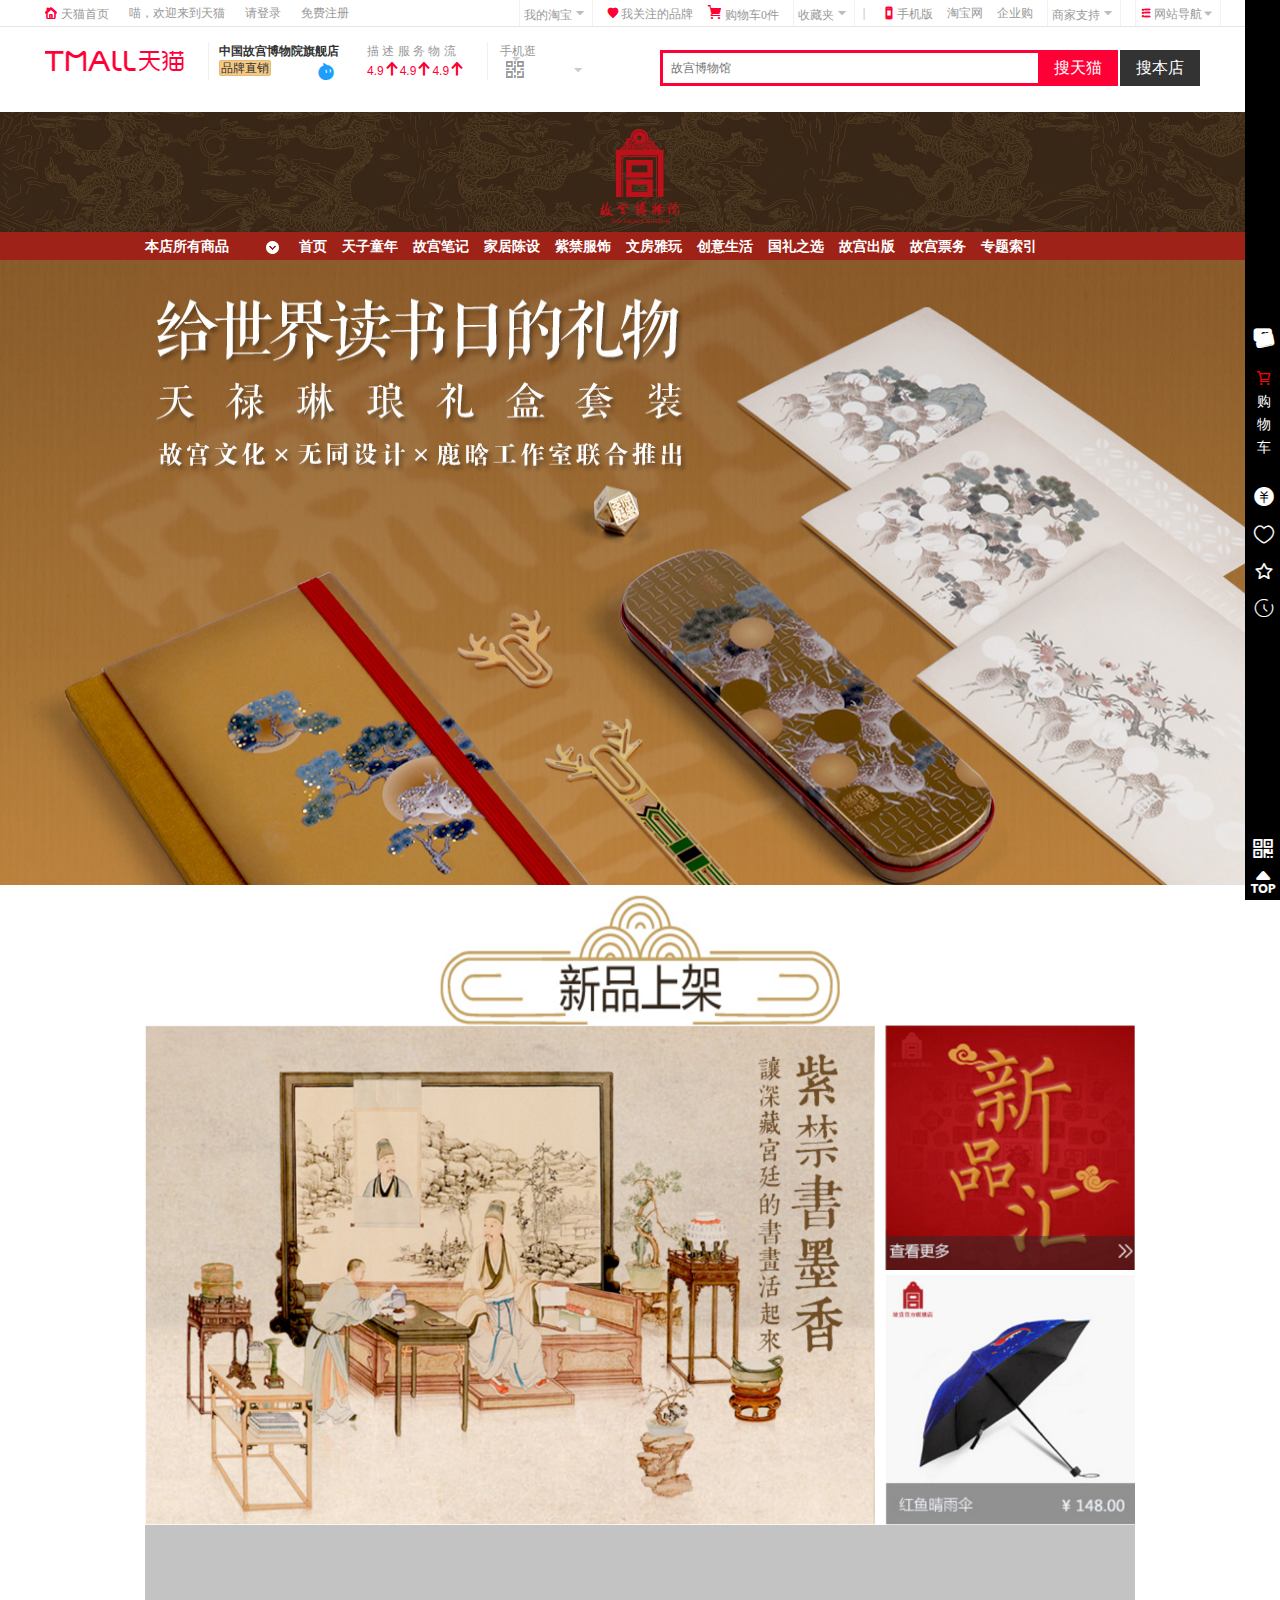
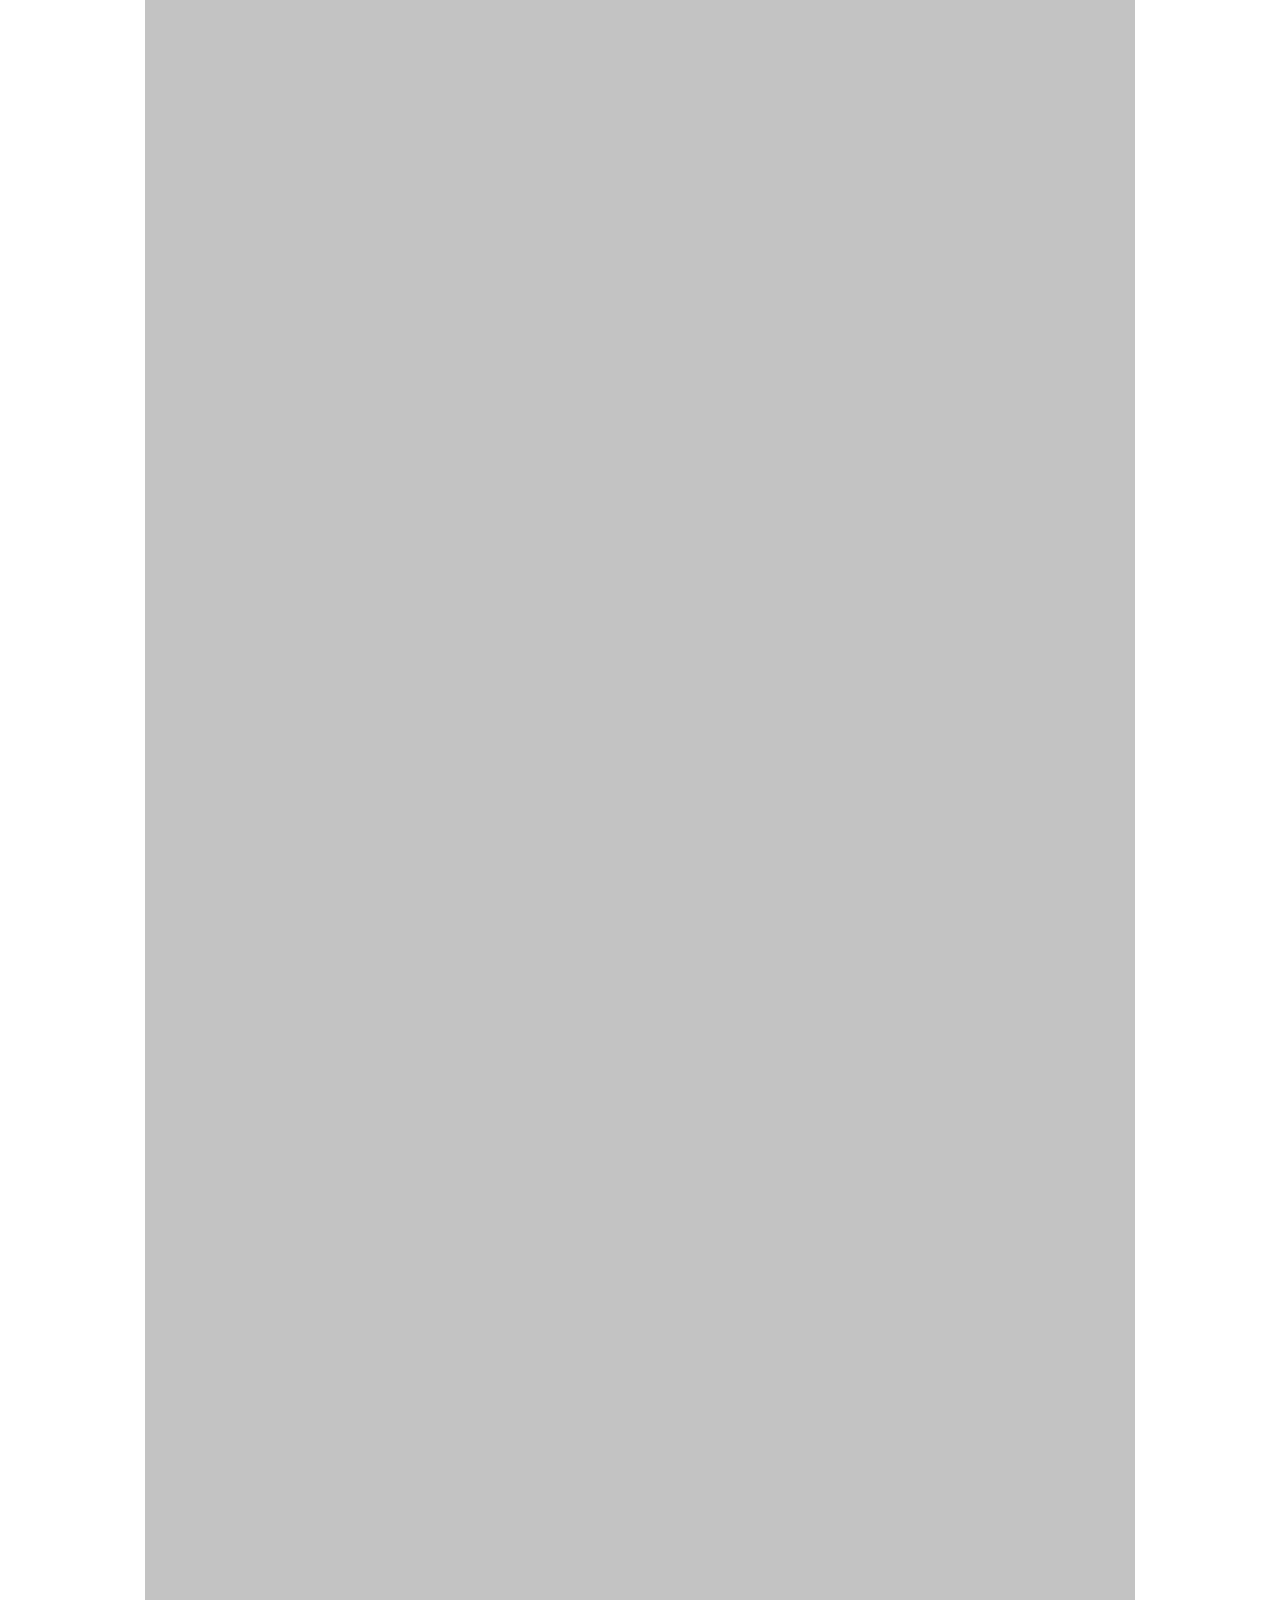
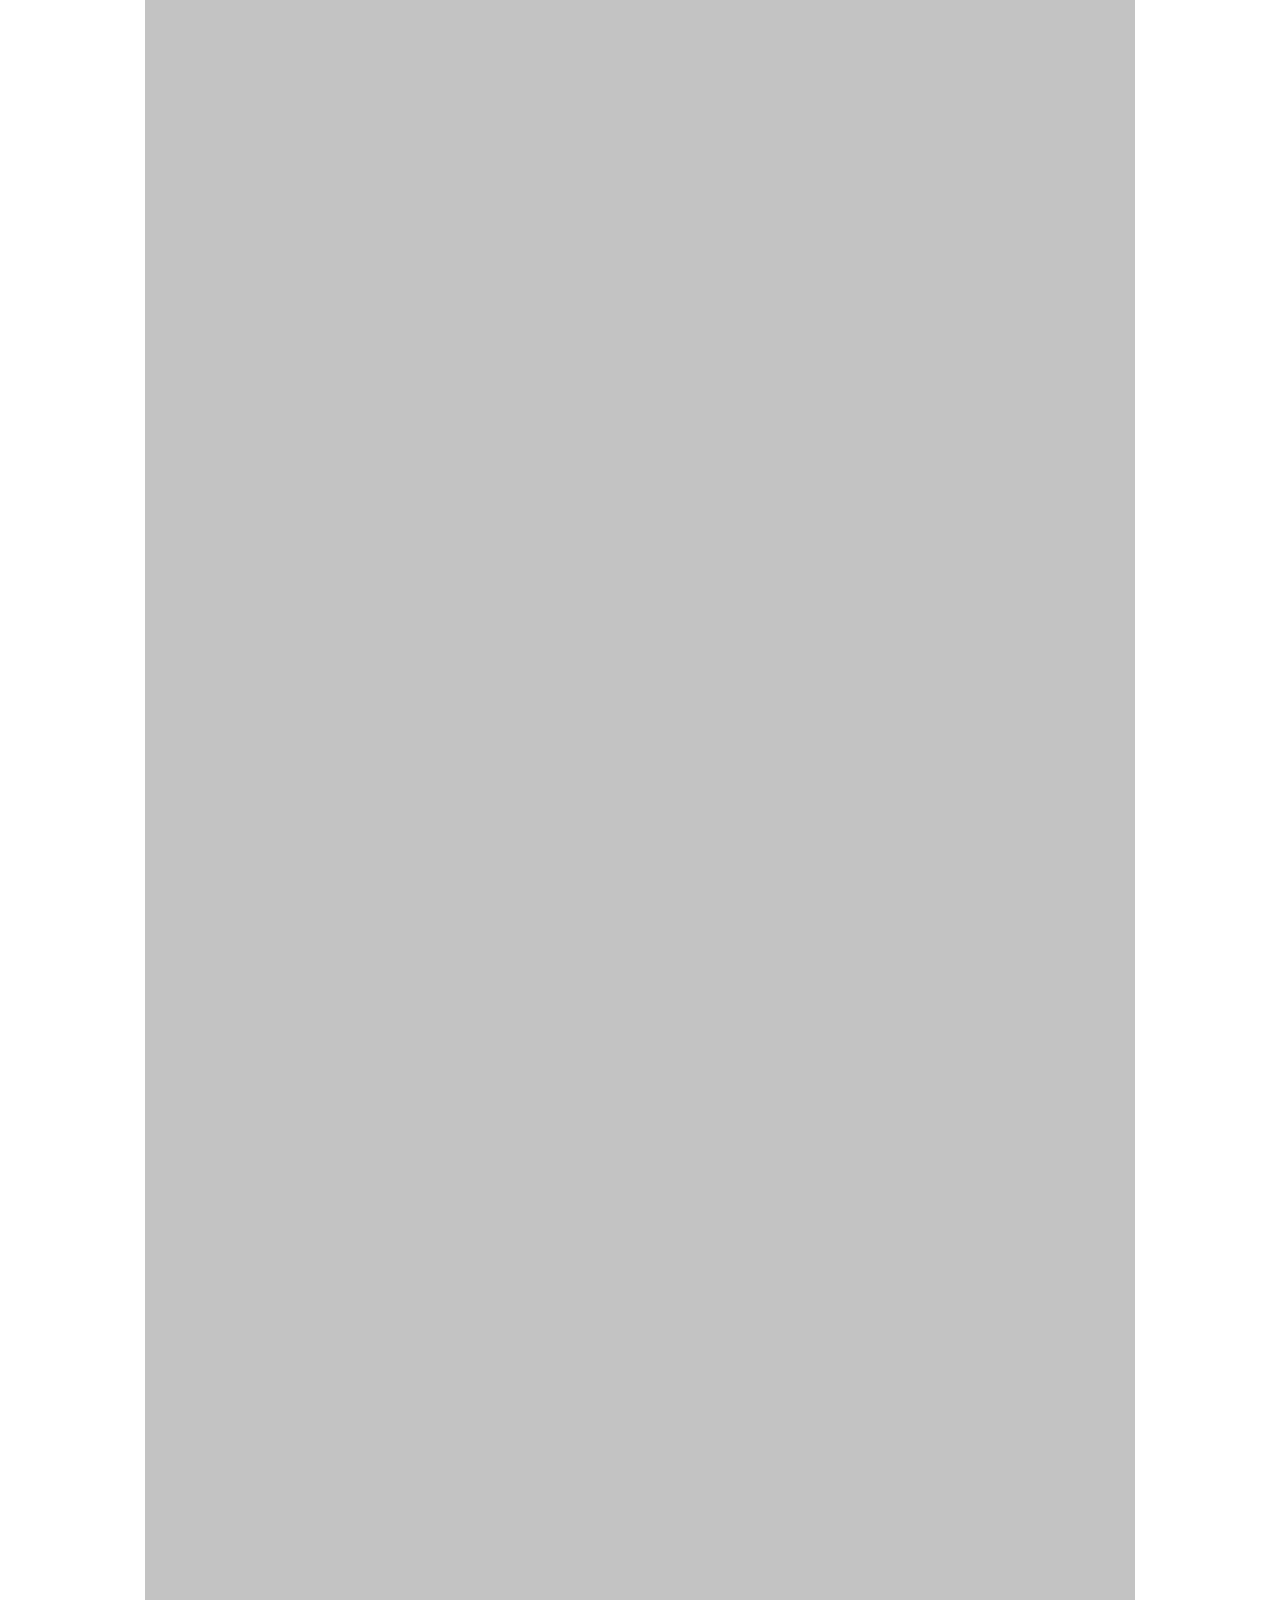
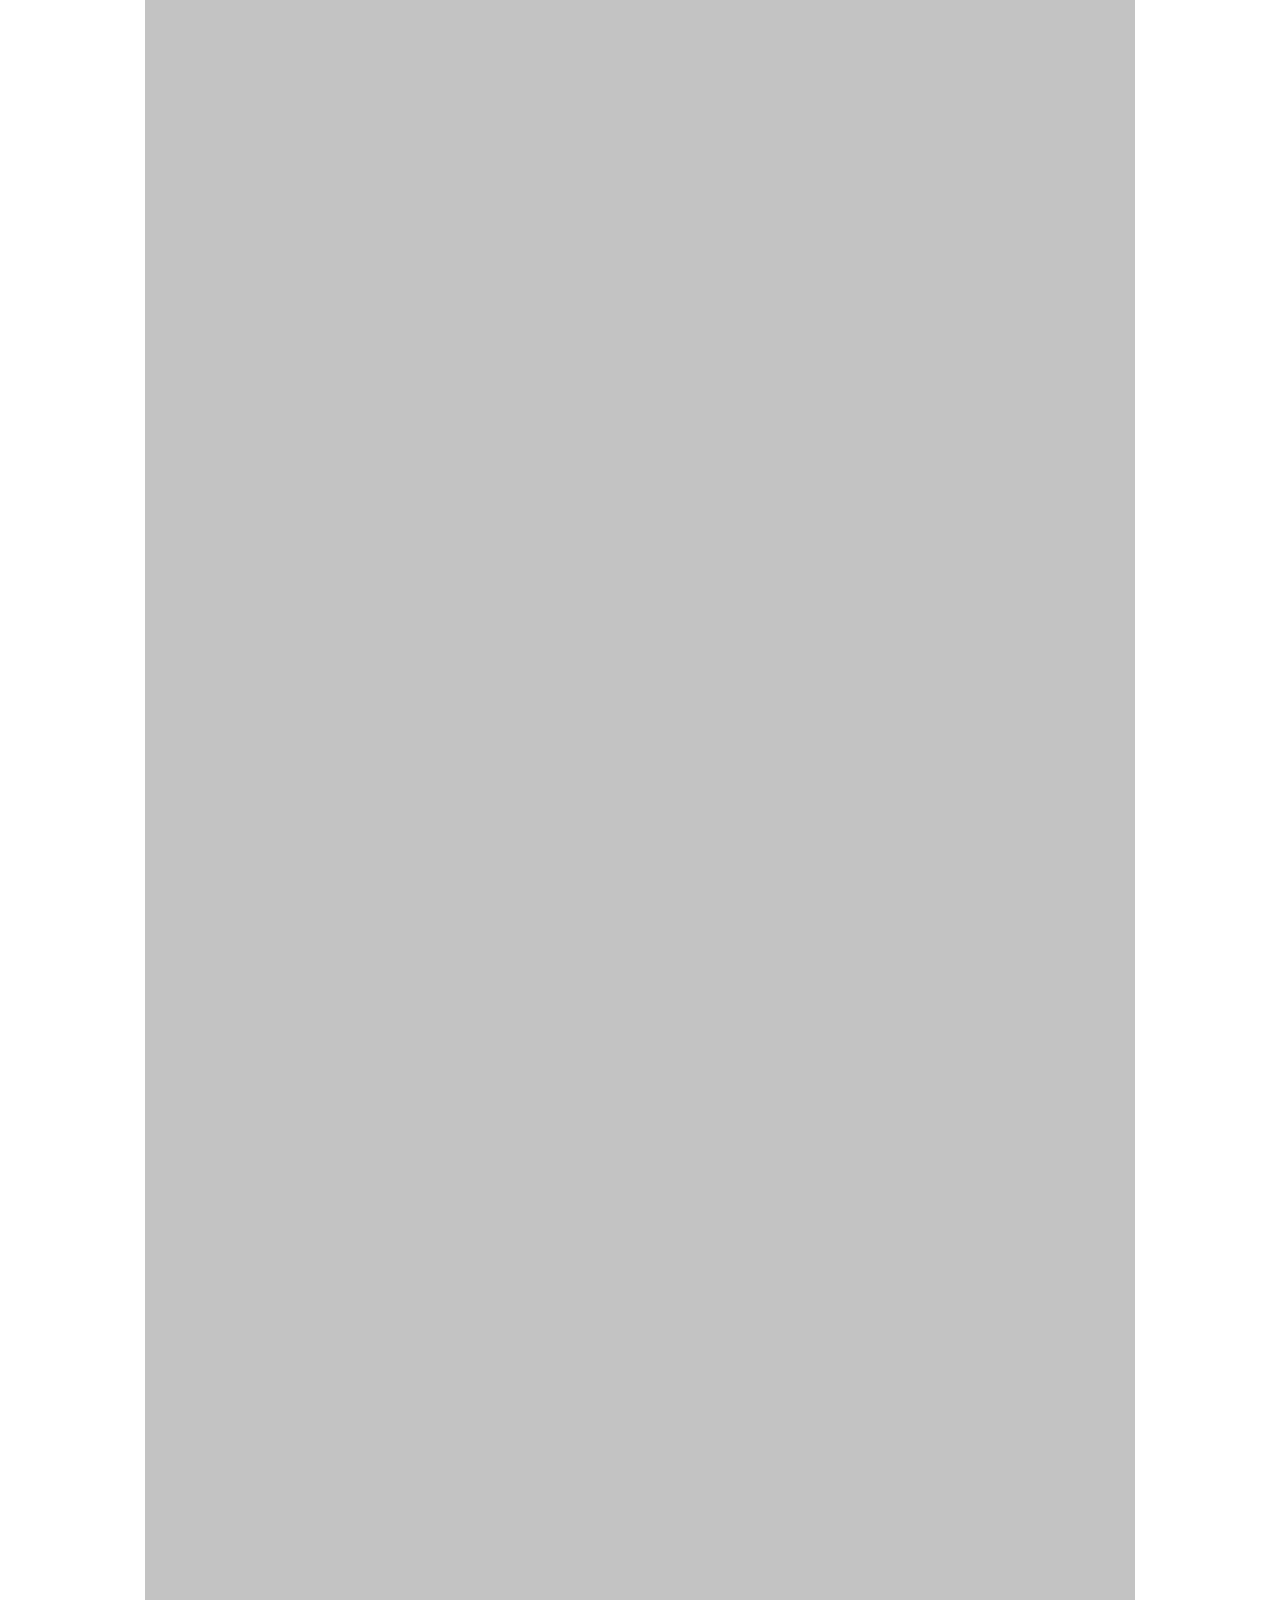
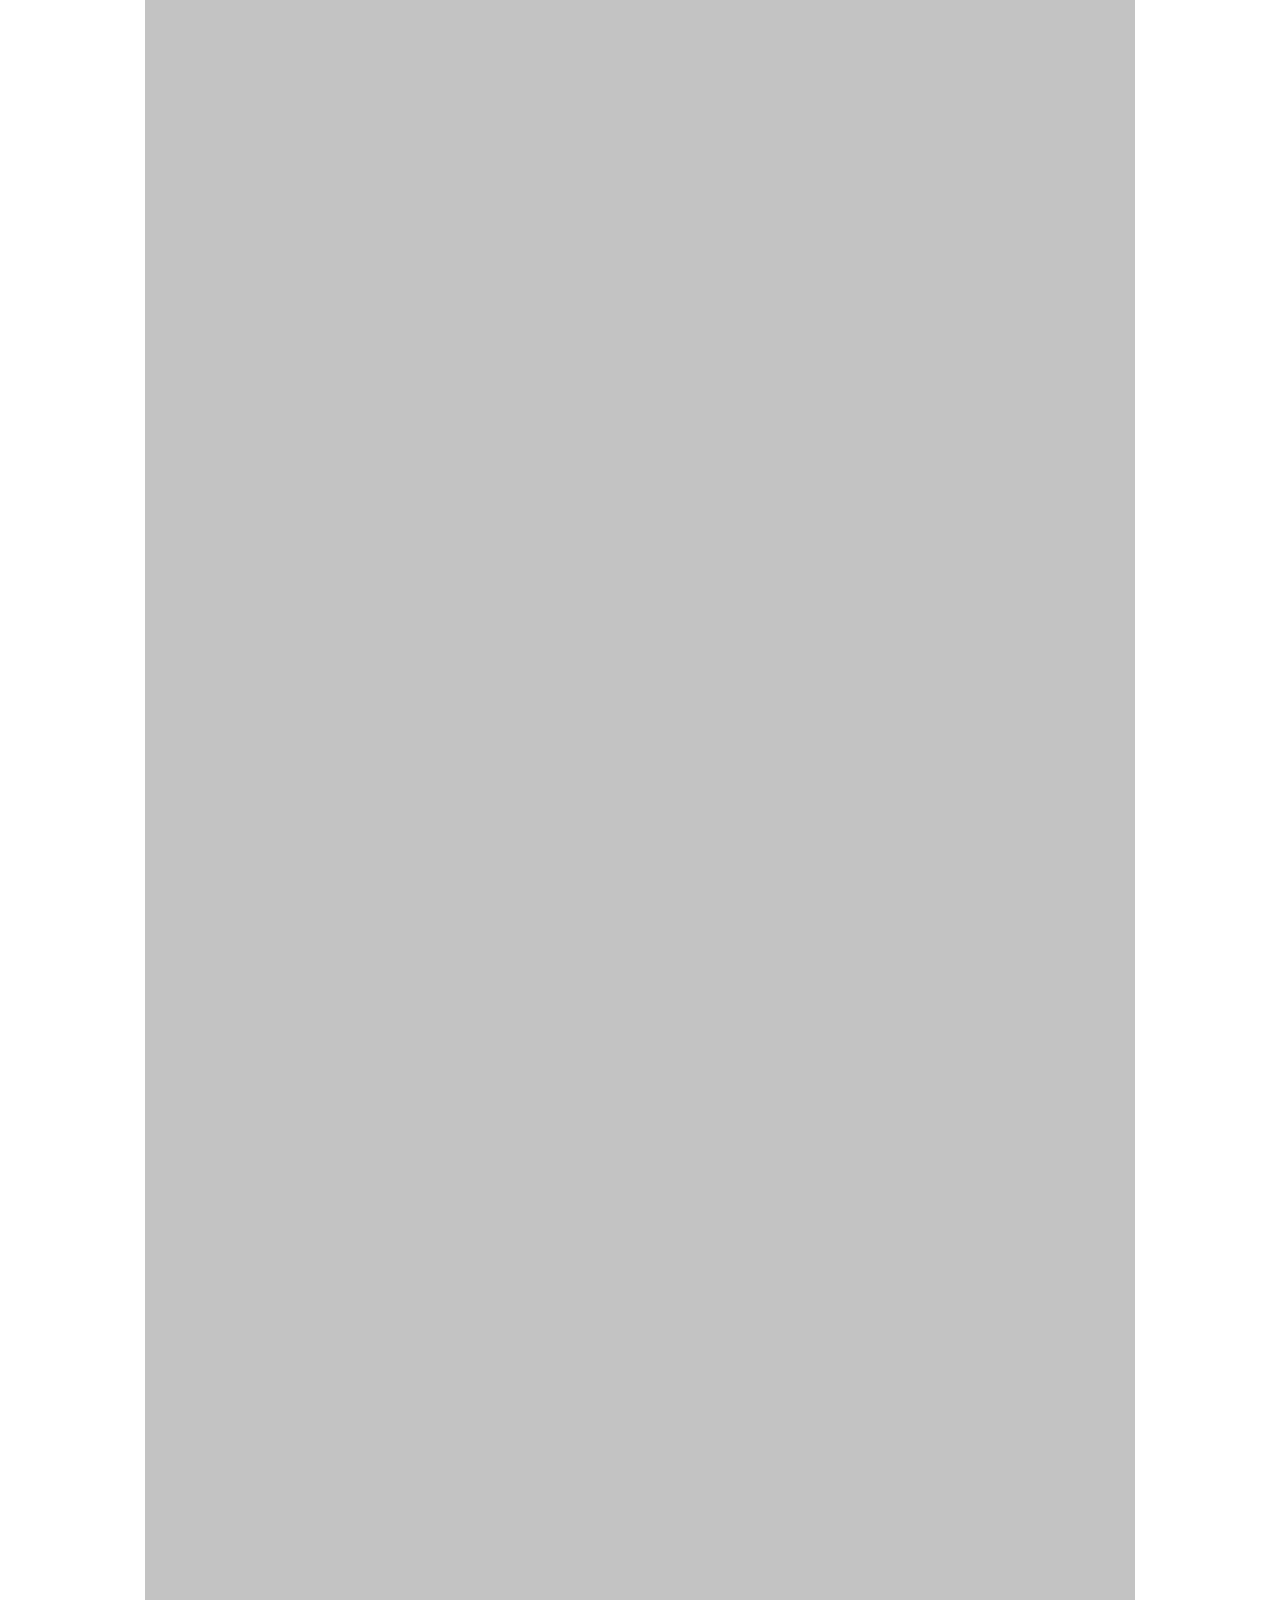
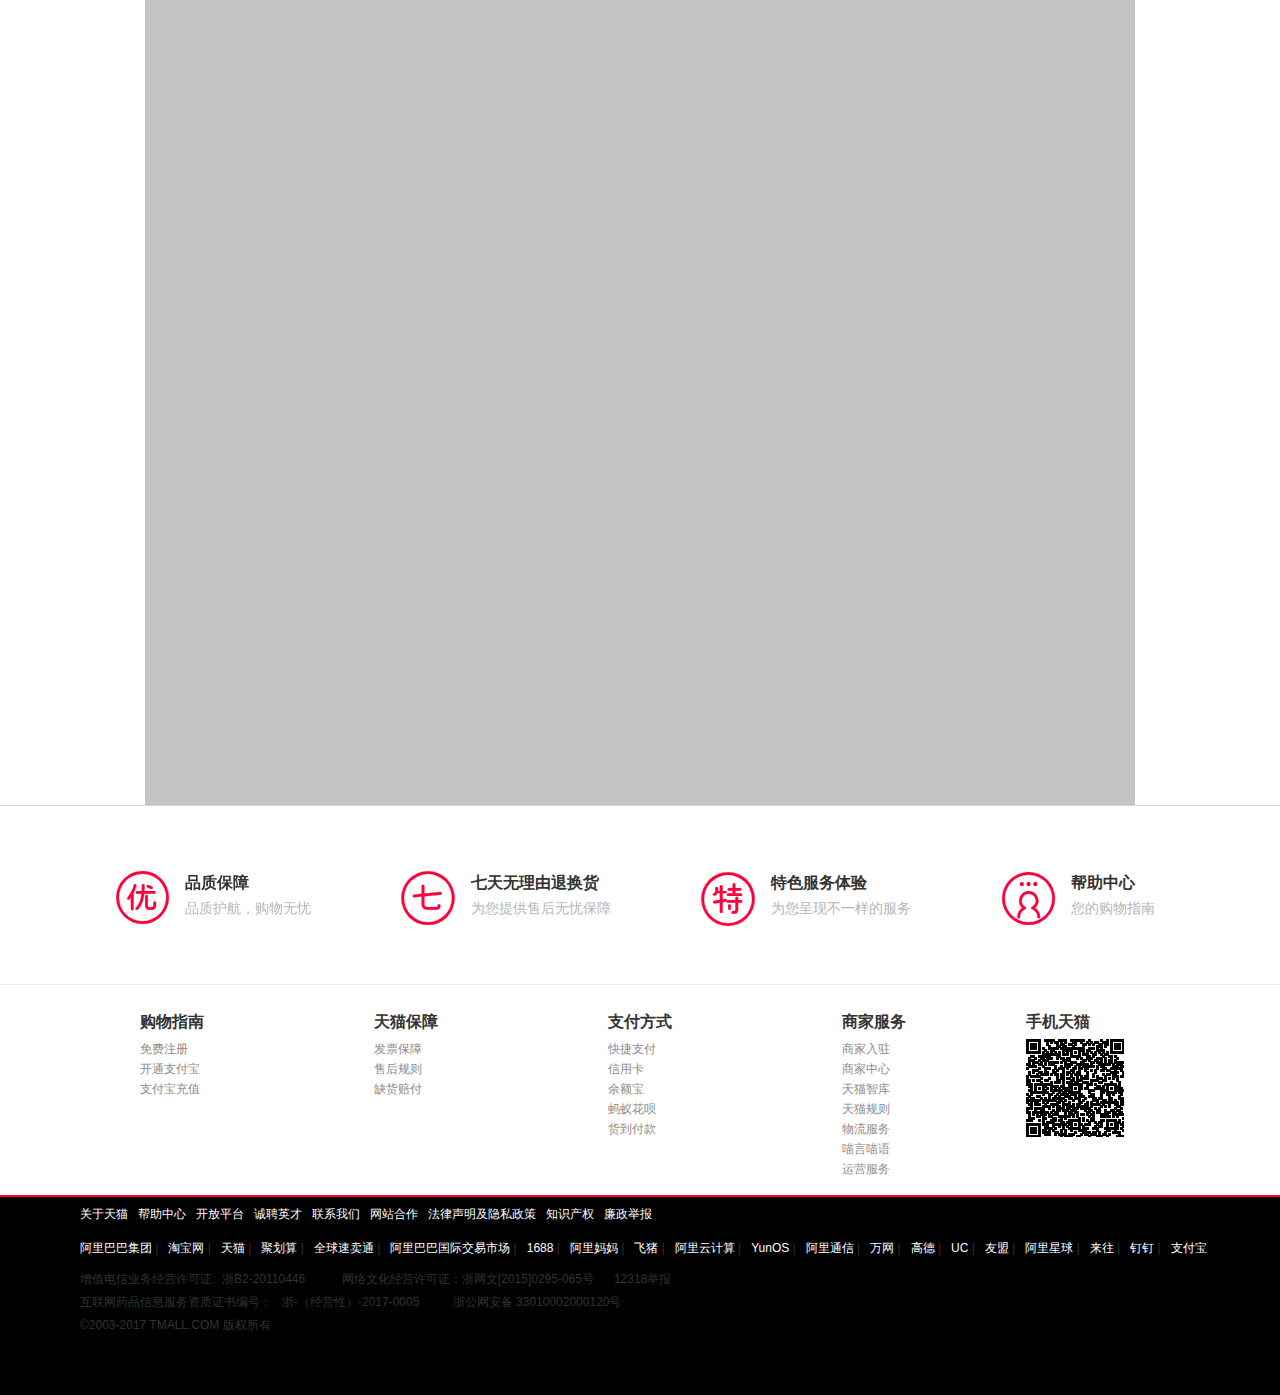
<file: index.html>
<!DOCTYPE html>
<html>
<head lang="en">
    <meta charset="UTF-8">
    <title>首页-故宫博物院文创旗舰店-天猫Tmall.com
    </title>
    <link rel="stylesheet" href="css/base.css"/>
    <link rel="stylesheet" href="css/css.css"/>
    <link rel="stylesheet" href="css/index.css"/>
    <link rel="stylesheet" href="css/bass1.css"/>
    <link rel="stylesheet" href="css/wm.css"/>
    <link rel="stylesheet" href="css/lunbo.css"/>
    <link rel="stylesheet" href="css/wdz.css">
    <link rel="stylesheet" href="./css/yqcontentcss.css"/>
    <link rel="shortcut icon" href="favicon.ico" type="image/x-icon"/>
    <script src="js/jquery-1.12.2.js"></script>
    <script src="jQuery-plugins/jquery.lazyload.min.js"></script>
    <script src="js/yqcontentjs.js"></script>
    <link rel="stylesheet" type="text/css" href="font1/iconfont.css">
    <script src="js/base.js"></script>
    <script src="js/pwc.js"></script>
    <script src="js/syj_index8.js"></script>
    <script src="js/wdz.js"></script>

</head>
<body>
<div class="topBanner">
    <div class="w">
        <ul class="flul">
            <li><span class="iconfont">&#xe6cb;</span><a href="#">天猫首页</a></li>
            <li class="litwo">喵，欢迎来到天猫</li>
            <li><a href="html/login.html">请登录</a></li>
            <li><a href="#">免费注册</a></li>
        </ul>
        <ul class="frul fr">
            <li class="frulFirst" id="frulFirst"><a href="#">我的淘宝<span class="iconfont" id="pwchao">&#xe8f7;</span></a>
                <ul class="chilUl" id="chilUl">
                    <li><a href="#">已买到的宝贝</a></li>
                    <li><a href="#">已卖出的宝贝</a></li>
                </ul>
            </li>
            <li class="frulone"><span class="iconfont">&#xe8c3;</span><a href="#">我关注的品牌</a></li>
            <li class="frulcar"><span class="iconfont">&#xe888;</span><a href="#">购物车0件</a></li>
            <li class="frulFour" id="frulFour"><a href="#">收藏夹<span class="iconfont">&#xe8f7;</span></a>
                <ul class="eq01" id="eq01">
                    <li><a href="#">收藏宝贝</a></li>
                    <li><a href="#">收藏店铺</a></li>
                </ul>
            </li>
            <li class="shuX"><span>|</span></li>
            <li class="frulFive" id="frulFive"><span class="iconfont">&#xe8dc;</span><a href="#">手机版</a>
                <p class="frulFiveimg" id="frulFiveimg"><img src="images/1.0.png" alt=""/></p>
            </li>
            <li class="frulSiex"><a href="#">淘宝网</a></li>
            <li><a href="#">企业购</a></li>
            <li class="frulLast" id="frulLast"><a href="#">商家支持<span class="iconfont">&#xe8f7;</span></a>
                <ul class="last01 " id="last01">
                    <h3 class="sjFl">商家：</h3>
                    <li><a href="#">商家中心</a>&nbsp;&nbsp;&nbsp;&nbsp;&nbsp;&nbsp;<a href="#">商家入驻</a></li>
                    <li><a href="#">运营服务</a>&nbsp;&nbsp;&nbsp;&nbsp;&nbsp;&nbsp;<a href="#">商家品控</a></li>
                    <li><a href="#">商家工具</a>&nbsp;&nbsp;&nbsp;&nbsp;&nbsp;&nbsp;<a href="#">商家规则</a></li>
                    <li><a href="#">天猫智库</a>&nbsp;&nbsp;&nbsp;&nbsp;&nbsp;&nbsp;<a href="#">喵言喵语</a></li>
                    <div>
                        <h3>帮助：</h3>
                        <a href="#">帮助中心</a>
                    </div>
                </ul>
            </li>
            <li class="lieB" id="lieB"><span class="iconfont">&#xe62d;</span>网站导航<span class="iconfont daoSj">&#xe8f7;</span>
                <div class="bigYcang" id="bigYcang">
                    <div class="bigLA">
                        <h3>热点推荐&nbsp;Hot</h3>
                        <ul class="pwcUlone">
                            <li><a href="#">天猫超市</a></li>
                            <li><a href="#">酷玩街</a></li>
                            <li><a href="#">时尚先生</a><i class="iconfont hotone">&#xe615;</i></li>
                            <li><a href="#">会员积分</a></li>
                        </ul>
                        <ul class="pwcUltwo fl">
                            <li><a href="">喵鲜生</a></li>
                            <li><a href="">内衣新品</a><i class="iconfont hottwo">&#xe615;</i></li>
                            <li><a href="">精明妈咪</a></li>
                            <li><a href="">天猫国际</a></li>
                        </ul>
                        <ul class="pwcUlthree fl">
                            <li><a href="#">科技新品</a><i class="iconfont hotone">&#xe615;</i></li>
                            <li><a href="#">试美妆</a></li>
                            <li><a href="#">吃乐会</a><i class="iconfont hottwo">&#xe615;</i></li>
                        </ul>
                        <ul class="pwcUlfour fl">
                            <li><a href="#">女装新品</a><i class="iconfont hotone">&#xe615;</i></li>
                            <li><a href="#">运动新品</a></li>
                            <li><a href="#">企业采购</a></li>
                        </ul>
                    </div>
                    <div class="bigLB">
                        <h3>行业市场&nbsp;Market</h3>
                        <ul class="pwcbigLBone fl">
                            <li><a href="#">美妆饰品</a></li>
                            <li><a href="#">女鞋专柜</a></li>
                            <li><a href="#">时尚运动</a></li>
                            <li><a href="#">天猫美食</a></li>
                        </ul>
                        <ul class="pwcbigLBtwo fl">
                            <li><a href="#">电器</a></li>
                            <li><a href="#">男鞋</a></li>
                            <li><a href="#">母婴<i class="iconfont hotone">&#xe615;</i></a></li>
                            <li><a href="#">时尚</a></li>
                        </ul>
                        <ul class="pwcbigLBthree fl">
                            <li><a href="#">时尚女装</a><i class="iconfont hotone">&#xe615;</i></li>
                            <li><a href="#">Yo内衣</a><i class="iconfont hottwo">&#xe615;</i></li>
                            <li><a href="#">家装装饰</a></li>
                            <li><a href="#">汽车专场</a></li>
                        </ul>
                        <ul class="pwcbigLBfour fl">
                            <li><a href="#">男装</a></li>
                            <li><a href="#">箱包</a></li>
                            <li><a href="#">医药</a><i class="iconfont hotone">&#xe615;</i></li>
                        </ul>
                    </div>
                    <div class="bigLC">
                        <h3>品牌风尚&nbsp;Brand</h3>
                        <ul class="pwcbigLBone fl">
                            <li><a href="#">尚天猫</a></li>
                            <li><a href="#">潮牌街</a></li>
                            <li><a href="#">什么牌子好</a></li>
                        </ul>
                        <ul class="pwcbigLBtwo fl">
                            <li><a href="#">大牌街</a></li>
                            <li><a href="#">天猫原创</a></li>
                        </ul>
                    </div>
                    <div class="bigLD">
                        <h3>服务指南&nbsp;Help</h3>
                        <ul class="pwcbigLBone">
                            <li><a href="#">帮助中心</a></li>
                            <li><a href="#">品质保障</a></li>
                            <li><a href="#">特色服务</a></li>
                            <li><a href="#">7天退换货</a></li>
                        </ul>
                    </div>
                </div>
            </li>
        </ul>
    </div>
</div>
<div class="header">
    <div class="headerLogo w">
        <a href="#" class="fl"><img src="images/tianmao.png" alt=""/></a>
    </div>
    <div class="pwcQjd fl">
        <div class="pwcQjdone" id="pwcQjdone">
            <p><a href="#">中国故宫博物院旗舰店</a></p>
            <div>品牌直销</div><a href="#" class="iconfont">&#xe635;</a>
        </div>
    </div>
    <div class="pwcfuWu" id="pwcfuWu">
        <span>描&nbsp;述&nbsp;服&nbsp;务&nbsp;物&nbsp;流</span>
        <p>4.9<span class="iconfont">&#xe8f5;</span>4.9<span class="iconfont">&#xe8f5;</span>4.9<span class="iconfont">&#xe8f5;</span></p>
        <a href="#" class="iconfont">&#xe8f7;</a>
    </div>
    <div class="pwcSj" id="pwcSj">
        <p>手机逛</p>
        <p><img src="images/2.0.png" alt=""/></p>
        <span class="iconfont">&#xe8f7;</span>
        <i class="pwcSjimg" id="pwcSjimg"><img src="images/4.0.png" alt=""/></i>
    </div>
    <div class="yk-box fr">
        <div class="yk-search ">
            <input type="text" class="yk-searchbox" id="yk-searchbox" placeholder="故宫博物馆"/>
            <span class="yk-tm">搜天猫</span>
            <span class="yk-bd">搜本店</span>
        </div>
        <ul id="yk-keywords" class="yk-keywords"></ul>
    </div>
    <div class="pwcPfen" id="pwcPfen">
        <div class="firstpwcPfen">
            <h4>店铺动态评分&nbsp;&nbsp;&nbsp;&nbsp;&nbsp;&nbsp;&nbsp;&nbsp;&nbsp;&nbsp;&nbsp;&nbsp;&nbsp;&nbsp;&nbsp;&nbsp;与同行业相比</h4>
            <ul class="firstpwcPfenone fl">
                <li>描述相符:<span> 4.9 </span></li>
                <li>服务态度:<span> 4.9 </span></li>
                <li>物流服务:<span> 4.9 </span></li>
            </ul>
            <ul class="firstpwcPfetwo">
                <li><span class="iconfont">&#xe8f5;</span>高于 49.76%</li>
                <li><span class="iconfont">&#xe8f5;</span>高于 66.89%</li>
                <li><span class="iconfont">&#xe8f5;</span>高于 58.29%</li>
            </ul>
            <div class="firstpwcFw fl">
                <h4 class="firstpwcFwH4">店铺服务:</h4>
                <ul class="firstpwcFwone">
                    <li class="firstpwcFwoneA">掌&nbsp;&nbsp;&nbsp;&nbsp;柜 : &nbsp;<a href="#" id="A">中国故宫博物院旗舰店</a></li>
                    <li>客&nbsp;&nbsp;&nbsp;&nbsp;服 : &nbsp;&nbsp;<a href="#" class="iconfont">&#xe635;</a></li>
                    <li>所在地 : &nbsp;&nbsp;中国北京</li>
                    <li>工商执照 : </li>
                </ul>
            </div>
            <div class="firstpwcsC fl">
                <span class="firstpwcsCone"><a href="#">进店逛逛</a></span>
                <span class="firstpwcsCtwo"><a href="#">★ 收藏本店</a></span>
            </div>
        </div>
    </div>
</div>

<!--于凯----------------------------------------------------------------------------------------------------------------------->

<div class="yk-through">
    <div class="yk-through-cont yk-inner">
        <i></i>
    </div>

    <div class="yk-nav yk-inner">
        <span class="yk-title fl" id="yk-allGoods">本店所有商品</span>
        <ul class="yk-nav-ul fl">
            <li class="yk-nav-cont"><a href="javascript:void(0)">首页</a></li>
            <li class="yk-nav-cont"><a href="javascript:void(0)">天子童年</a></li>
            <li class="yk-nav-cont"><a href="javascript:void(0)">故宫笔记</a></li>
            <li class="yk-nav-cont"><a href="javascript:void(0)">家居陈设</a></li>
            <li class="yk-nav-cont"><a href="javascript:void(0)">紫禁服饰</a></li>
            <li class="yk-nav-cont"><a href="javascript:void(0)">文房雅玩</a></li>
            <li class="yk-nav-cont"><a href="javascript:void(0)">创意生活</a></li>
            <li class="yk-nav-cont"><a href="javascript:void(0)">国礼之选</a></li>
            <li class="yk-nav-cont"><a href="javascript:void(0)">故宫出版</a></li>
            <li class="yk-nav-cont"><a href="javascript:void(0)">故宫票务</a></li>
            <li class="yk-nav-cont"><a href="javascript:void(0)">专题索引</a></li>
        </ul>
        <ul class="yk-hide">
            <li class="yk-nav-cont"><a href="javascript:void(0)">所有宝贝</a></li>
            <li class="yk-nav-cont"><a href="javascript:void(0)">天子童年</a></li>
            <li class="yk-nav-cont"><a href="javascript:void(0)">故宫笔记</a></li>
            <li class="yk-nav-cont"><a href="javascript:void(0)">家居陈设</a></li>
            <li class="yk-nav-cont"><a href="javascript:void(0)">紫禁服饰</a></li>
            <li class="yk-nav-cont"><a href="javascript:void(0)">文房雅玩</a></li>
            <li class="yk-nav-cont"><a href="javascript:void(0)">创意生活</a></li>
            <li class="yk-nav-cont"><a href="javascript:void(0)">国礼之选</a></li>
            <li class="yk-nav-cont"><a href="javascript:void(0)">价格区间</a></li>

        </ul>
    </div>
</div>
<!--位德志------------------------------------------------------------------------------------>
<!--右边黑色状态栏开始------------------------------------------------------------->
<div class="statu_bar">
    <ul>
        <li><a href="javascript:void(0)" class="iconfont">&#xe603;</a>
            <span class="explain">会员权益<em></em></span></li>
        <li class="car1"><a href="javascript:void(0)" class="carr"><span class="iconfont" >&#xe887;</span><span class="goCar">购物车</span></a></li>
        <li><a href="javascript:void(0)" class="iconfont">&#xe8ae;</a>
            <span class="explain">我的资产<em></em></span></li>
        <li><a href="javascript:void(0)" class="iconfont">&#xe643;</a>
            <span class="explain">关注的品牌<em></em></span></li>
        <li><a href="javascript:void(0)" class="iconfont">&#xe62a;</a>
            <span class="explain">我的收藏<em></em></span></li>
        <li><a href="javascript:void(0)" class="iconfont">&#xe8a9;</a>
            <span class="explain">我看过的<em></em></span></li>
    </ul>
    <!--下边两个单独的按钮-->
    <div class="ewmli">
        <a href="javascript:void(0)" class="iconfont">&#xf0050;</a>
        <div class="erweimadiv"><em></em>
            <a href="javascript:void(0)" class="pic"><img
                    src="images/tmewm.jpg" alt=""></a>
            <a href="javascript:void(0)" class="ewm-info"><s class="s1">扫一扫&nbsp;</s> <s class="s2">有惊喜</s></a>
        </div></div>
    <div class="toTopli"><a href="javascript:void(0)" class="iconfont">&#xe61f;</a></div>
    <!--登录界面-->
    <div class="userlogin form1">
        <em></em>
        <span class="close-login">×</span>
        <a href="javascript:;" class="passlogin"><img class="passlogin" src="images/paslog.png"  alt="">
            <img src="images/passwnotic.png" alt="" class="noticeimg">
        </a>
        <h5>手机扫码,安全登录</h5>
        <img src="images/ewewm.png" alt="" class="sas">
        <div class="saosao">
            <img src="images/saosao.png" alt="">
            <div class="saosao-info">
                <p>打开 <a href="">手机猫猫</a> | <a href="">手机东东</a></p>
                <p>扫一扫登录</p>
            </div>
            <div class="shortcut-login">
                <a href="">密码登录</a>&nbsp;&nbsp;&nbsp;&nbsp;
                <a href="">免费注册</a>
            </div>
        </div>
    </div>
    <div class="userlogin form2">
        <em></em>
        <span class="close-login">×</span>
        <a href="javascript:;" class="passlogin"><img class="passlogin" src="images/paslog.png" alt="">
            <img src="images/passwnotic1.png" alt="" class="noticeimg">
        </a>

        <h5>密码登录</h5>
        <div class="usernamediv"><span></span><input type="text" placeholder="用户名/手机号/邮箱"></div>
        <div class="userpassdiv"><span></span><input type="password" placeholder="密码"></div>
        <div class="loginBar">登&nbsp;&nbsp;录</div>

    </div>
</div>

</div>
</div>
<!--右边黑色状态栏结束------------------------------------------------------------->
<!--左边轮播图引导-->
<ul class="statu-left">
    <li class="currentt"></li>
    <li></li>
    <li></li>
    <li></li>
    <li></li>
</ul>
<!--苏勇坚---------------------------------------------------------------------------------------->
<div class="main" style = "margin-top: -28px;">

    <div class="topBanner">

    </div>

    <!--轮播图开始-->
    <div class="syj_slider">
        <ul class="syj_img_ul">
            <li class="syj_img_show"><a href="#"></a><img src="images/syj0.jpg" alt=""/></li>
            <li><a href="#"></a><img src="images/syj1.jpg" alt=""/></li>
            <li><a href="#"></a><img src="images/syj2.jpg" alt=""/></li>
            <li><a href="#"></a><img src="images/syj3.jpg" alt=""/></li>
            <li><a href="#"></a><img src="images/syj4.jpg" alt=""/></li>
            <li><a href="#"></a><img src="images/syj5.jpg" alt=""/></li>
        </ul>
        <div class="syj_arrow">
            <span class="syj_arrow_r"> > </span>
            <span class="syj_arrow_l"> < </span>
        </div>
        <div class="syj_circle">
            <ul>
                <li class="syj_current">1</li>
                <li>2</li>
                <li>3</li>
                <li>4</li>
                <li>5</li>
                <li>6</li>
            </ul>
        </div>
    </div>
    <!--轮播图结束-->
    <div class="syj_subNav" >
        <ul>
            <li><a href="javascript:void(0);">文物</a></li>
            <li><a href="javascript:void(0);">新品</a></li>
            <li><a href="javascript:void(0);">童趣</a></li>
            <li><a href="javascript:void(0);">创意</a></li>
            <li><a href="javascript:void(0);">笔记</a></li>
            <li><a href="javascript:void(0);">家居</a></li>
            <li><a href="javascript:void(0);">服饰</a></li>
            <li><a href="javascript:void(0);">文玩</a></li>
            <li><a href="javascript:void(0);">国礼</a></li>
        </ul>
    </div>


    <!------------------------------------------文敏部分------------------------------------------->

    <!--包邮板块 begin-->
    <div class="wm main">
        <a href="#" class="dingd"><img src="images/spt.jpg" alt=""/></a>
    </div>
    <!--包邮板块 end-->
    <!--故宫板块 begin-->
    <div class="wm1 main">
        <a href="javascript:void(0);" class="ggcb"><img src="images/gg1.png" alt=""/></a>
        <a href="javascript:void(0);" class="ggpw"><img src="images/gg2.png" alt=""/></a>
    </div>
    <!--故宫板块 end-->
    <!--新品上架 begin-->
    <div class="wmxp">
        <img src="images/xpsj2.png" alt=""/>
    </div>
    <!--主体部分-->

    <div class="wm_run_main main" >
        <ul>
            <li>
                <div class="wmzt">
                    <a href="javascript:void(0);"><img src="images/dtp.png" alt=""/></a>
                    <div class="wmright">
                        <a href="javascript:void(0);" class="wmtp1"><img src="images/xinph.png" alt=""/></a>
                        <a href="javascript:void(0);" class="wmtp2"><img src="images/ys1.png" alt=""/></a>
                    </div>
                </div>
            </li>

            <li>
                <div class="wmzt">
                    <a href="javascript:void(0);"><img src="images/teaPeole.png" alt=""/></a>
                    <div class="wmright">
                        <a  href="javascript:void(0);" class="wmtp1"><img src="images/teaCup.jpg" alt=""/></a>
                        <a href="javascript:void(0);" class="wmtp2"><img src="images/fishPic.jpg" alt=""/></a>
                    </div>
                </div>
            </li>

            <li>
                <div class="wmzt">
                    <a href="javascript:void(0);"><img src="images/dtp.png" alt=""/></a>
                    <div class="wmright">
                        <a href="javascript:void(0);" class="wmtp1"><img src="images/xinph.png" alt=""/></a>
                        <a href="javascript:void(0);" class="wmtp2"><img src="images/ys1.png" alt=""/></a>
                    </div>
                </div>
            </li>

        </ul>

    </div>
</div>
<!--杨奇------------------------------------------------------------------------------------------------------------>
<!--内容部分--start-->
<div class="yq-content">
    <ul>
        <li>
            <img class="lazy" data-original="./images/天子童年.jpg" width="990" height="1040" />
            <a href="" class="yq-buy1"></a>
            <a href="html/details.html" class="yq-buy2"></a>
            <a href="" class="yq-buy3"></a>
            <a href="" class="yq-buy4"></a>
            <a href="" class="yq-buy5"></a>
            <a href="" class="yq-buy6"></a>
            <!--此处a标签是为了覆盖大图中的立即购买部分从而实现跳转-->

        </li>
        <li>
            <img class="lazy" data-original="./images/创意生活.jpg" width="990" height="1040" />
            <a href="" class="yq-buy1"></a>
            <a href="" class="yq-buy2"></a>
            <a href="" class="yq-buy3"></a>
            <a href="" class="yq-buy4"></a>
            <a href="" class="yq-buy5"></a>
            <a href="" class="yq-buy6"></a>
        </li>
        <li>
            <img class="lazy" data-original="./images/故宫笔记.jpg" width="990" height="1040" />
            <a href="" class="yq-buy1"></a>
            <a href="" class="yq-buy2"></a>
            <a href="" class="yq-buy3"></a>
            <a href="" class="yq-buy4"></a>
            <a href="" class="yq-buy5"></a>
            <a href="" class="yq-buy6"></a>
        </li>
        <li>
            <img class="lazy" data-original="./images/家具陈设.jpg" width="990" height="1040" />
            <a href="" class="yq-buy1"></a>
            <a href="" class="yq-buy2"></a>
            <a href="" class="yq-buy3"></a>
            <a href="" class="yq-buy4"></a>
            <a href="" class="yq-buy5"></a>
            <a href="" class="yq-buy6"></a>
        </li>
        <li>
            <img class="lazy" data-original="./images/紫禁服饰.jpg" width="990" height="1040" />
            <a href="" class="yq-buy1"></a>
            <a href="" class="yq-buy2"></a>
            <a href="" class="yq-buy3"></a>
            <a href="" class="yq-buy4"></a>
            <a href="" class="yq-buy5"></a>
            <a href="" class="yq-buy6"></a>
        </li>
        <li>
            <img class="lazy" data-original="./images/文房雅玩.jpg" width="990" height="1040" />
            <a href="" class="yq-buy1"></a>
            <a href="" class="yq-buy2"></a>
            <a href="" class="yq-buy3"></a>
            <a href="" class="yq-buy4"></a>
            <a href="" class="yq-buy5"></a>
            <a href="" class="yq-buy6"></a>
        </li>
        <li>
            <img class="lazy" data-original="./images/国礼之选.jpg" width="990" height="1040" />
            <a href="" class="yq-buy1"></a>
            <a href="" class="yq-buy2"></a>
            <a href="" class="yq-buy3"></a>
            <a href="" class="yq-buy4"></a>
            <a href="" class="yq-buy5"></a>
            <a href="" class="yq-buy6"></a>
        </li>
    </ul>
</div>
<!--内容部分--end-->
<!--于凯------------------------------------------------------------------------------------------------------->
<div class="footer">
    <div class="yk-serve">
        <ul class="yk-yqtb clearfix">
            <li class="fl clearfix">
                <i class="iconfont fl">&#x3468;</i>
                <span class="fl desc">
                    <p>品质保障</p>
                    <p>品质护航，购物无忧</p>
                </span>
            </li>
            <li class="fl clearfix">
                <i class="iconfont fl">&#x3467;</i>
                <span class="fl desc">
                    <p>七天无理由退换货</p>
                    <p>为您提供售后无忧保障</p>
                </span>
            </li>
            <li class="fl clearfix">
                <i class="iconfont fl">&#x3466; </i>
                <span class="fl desc">
                    <p>特色服务体验</p>
                    <p>为您呈现不一样的服务</p>
                </span>
            </li>
            <li class="fl clearfix">
                <i class="iconfont fl">&#x3469;</i>
                <span class="fl desc">
                    <p>帮助中心</p>
                    <p>您的购物指南</p>
                </span>
            </li>
        </ul>
    </div>
    <div class="yk-guide clearfix">
        <ol class="yk-guide-in fl">
            <dt>购物指南</dt>
            <dd><a href="javascript:void(0)">免费注册</a></dd>
            <dd><a href="javascript:void(0)">开通支付宝</a></dd>
            <dd><a href="javascript:void(0)">支付宝充值</a></dd>
        </ol>
        <ol class="yk-guide-in fl">
            <dt>天猫保障</dt>
            <dd><a href="javascript:void(0)">发票保障</a></dd>
            <dd><a href="javascript:void(0)">售后规则</a></dd>
            <dd><a href="javascript:void(0)">缺货赔付</a></dd>
        </ol>
        <ol class="yk-guide-in fl">
            <dt>支付方式</dt>
            <dd><a href="javascript:void(0)">快捷支付</a></dd>
            <dd><a href="javascript:void(0)">信用卡</a></dd>
            <dd><a href="javascript:void(0)">余额宝</a></dd>
            <dd><a href="javascript:void(0)">蚂蚁花呗</a></dd>
            <dd><a href="javascript:void(0)">货到付款</a></dd>
        </ol>
        <ol class="yk-guide-in fl">
            <dt>商家服务</dt>
            <dd><a href="javascript:void(0)">商家入驻</a></dd>
            <dd><a href="javascript:void(0)">商家中心</a></dd>
            <dd><a href="javascript:void(0)">天猫智库</a></dd>
            <dd><a href="javascript:void(0)">天猫规则</a></dd>
            <dd><a href="javascript:void(0)">物流服务</a></dd>
            <dd><a href="javascript:void(0)">喵言喵语</a></dd>
            <dd><a href="javascript:void(0)">运营服务</a></dd>
        </ol>
        <ol class="yk-guide-in sjtm fl">
            <dt>手机天猫</dt>
            <dd><a href="javascript:void(0)"><img src="images/erweima.png" alt=""/></a></dd>
        </ol>
    </div>
    <div class="yk-copyright">
        <p class="yk-about"><a href="javascript:void(0)">关于天猫</a>&nbsp;&nbsp;&nbsp;<a href="javascript:void(0)">帮助中心</a>&nbsp;&nbsp;&nbsp;<a href="javascript:void(0)">开放平台</a>&nbsp;&nbsp;&nbsp;<a href="javascript:void(0)">诚聘英才</a>&nbsp;&nbsp;&nbsp;<a href="javascript:void(0)">联系我们</a>&nbsp;&nbsp;&nbsp;<a href="javascript:void(0)">网站合作</a>&nbsp;&nbsp;&nbsp;<a href="javascript:void(0)">法律声明及隐私政策</a>&nbsp;&nbsp;&nbsp;<a href="javascript:void(0)">知识产权</a>&nbsp;&nbsp;&nbsp;<a href="javascript:void(0)">廉政举报</a></p>
        <p class="yk-about"><a href="javascript:void(0)">阿里巴巴集团</a>&nbsp;|&nbsp;&nbsp;&nbsp;<a href="javascript:void(0)">淘宝网</a>&nbsp;|&nbsp;&nbsp;&nbsp;<a href="javascript:void(0)">天猫</a>&nbsp;|&nbsp;&nbsp;&nbsp;<a href="javascript:void(0)">聚划算</a>&nbsp;|&nbsp;&nbsp;&nbsp;<a href="javascript:void(0)">全球速卖通</a>&nbsp;|&nbsp;&nbsp;&nbsp;<a href="javascript:void(0)">阿里巴巴国际交易市场</a>&nbsp;|&nbsp;&nbsp;&nbsp;<a href="javascript:void(0)">1688</a>&nbsp;|&nbsp;&nbsp;&nbsp;<a href="javascript:void(0)">阿里妈妈</a>&nbsp;|&nbsp;&nbsp;&nbsp;<a href="javascript:void(0)">飞猪</a>&nbsp;|&nbsp;&nbsp;&nbsp;<a href="javascript:void(0)">阿里云计算</a>&nbsp;|&nbsp;&nbsp;&nbsp;<a href="javascript:void(0)">YunOS</a>&nbsp;|&nbsp;&nbsp;&nbsp;<a href="javascript:void(0)">阿里通信</a>&nbsp;|&nbsp;&nbsp;&nbsp;<a href="javascript:void(0)">万网</a>&nbsp;|&nbsp;&nbsp;&nbsp;<a href="javascript:void(0)">高德</a>&nbsp;|&nbsp;&nbsp;&nbsp;<a href="javascript:void(0)">UC</a>&nbsp;|&nbsp;&nbsp;&nbsp;<a href="javascript:void(0)">友盟</a>&nbsp;|&nbsp;&nbsp;&nbsp;<a href="javascript:void(0)">阿里星球</a>&nbsp;|&nbsp;&nbsp;&nbsp;<a href="javascript:void(0)">来往</a>&nbsp;|&nbsp;&nbsp;&nbsp;<a href="javascript:void(0)">钉钉</a>&nbsp;|&nbsp;&nbsp;&nbsp;<a href="javascript:void(0)">支付宝</a></p>
        <p class="yk-cert">增值电信业务经营许可证:&nbsp;&nbsp;浙B2-20110446 &nbsp;&nbsp;&nbsp;&nbsp;&nbsp;&nbsp;&nbsp;&nbsp;&nbsp;&nbsp;网络文化经营许可证：浙网文[2015]0295-065号 &nbsp;&nbsp;&nbsp;&nbsp;&nbsp;12318举报</p>
        <p>互联网药品信息服务资质证书编号：&nbsp;&nbsp;&nbsp;浙-（经营性）-2017-0005&nbsp;&nbsp;&nbsp;&nbsp;&nbsp;&nbsp;&nbsp;&nbsp;&nbsp;&nbsp;浙公网安备 33010002000120号</p>
        <p class="yk-cert">&copy;2003-2017 TMALL.COM 版权所有</p>
    </div>
</div>
</body>
<script></script>
</html>
</file>
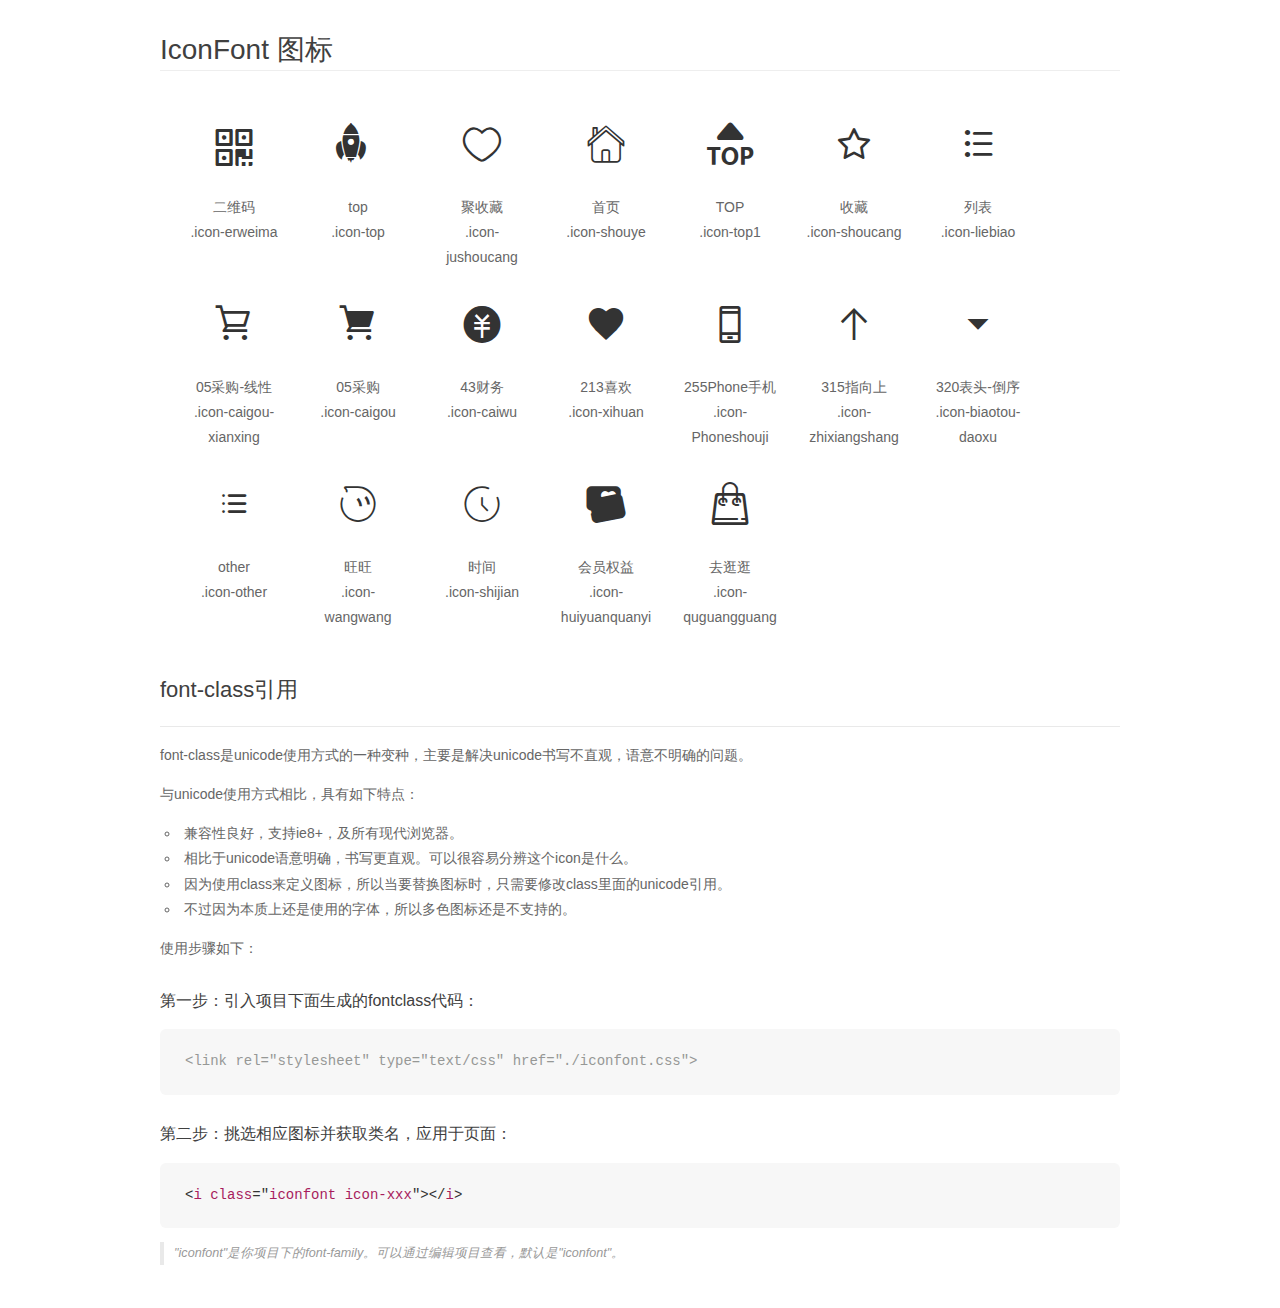
<file: font/demo_fontclass.html>
<!DOCTYPE html>
<html>
<head>
    <meta charset="utf-8"/>
    <title>IconFont</title>
    <link rel="stylesheet" href="demo.css">
    <link rel="stylesheet" href="iconfont.css">
</head>
<body>
    <div class="main markdown">
        <h1>IconFont 图标</h1>
        <ul class="icon_lists clear">
            
                <li>
                <i class="icon iconfont icon-erweima"></i>
                    <div class="name">二维码</div>
                    <div class="fontclass">.icon-erweima</div>
                </li>
            
                <li>
                <i class="icon iconfont icon-top"></i>
                    <div class="name">top</div>
                    <div class="fontclass">.icon-top</div>
                </li>
            
                <li>
                <i class="icon iconfont icon-jushoucang"></i>
                    <div class="name">聚收藏</div>
                    <div class="fontclass">.icon-jushoucang</div>
                </li>
            
                <li>
                <i class="icon iconfont icon-shouye"></i>
                    <div class="name">首页</div>
                    <div class="fontclass">.icon-shouye</div>
                </li>
            
                <li>
                <i class="icon iconfont icon-top1"></i>
                    <div class="name">TOP</div>
                    <div class="fontclass">.icon-top1</div>
                </li>
            
                <li>
                <i class="icon iconfont icon-shoucang"></i>
                    <div class="name">收藏</div>
                    <div class="fontclass">.icon-shoucang</div>
                </li>
            
                <li>
                <i class="icon iconfont icon-liebiao"></i>
                    <div class="name">列表</div>
                    <div class="fontclass">.icon-liebiao</div>
                </li>
            
                <li>
                <i class="icon iconfont icon-caigou-xianxing"></i>
                    <div class="name">05采购-线性</div>
                    <div class="fontclass">.icon-caigou-xianxing</div>
                </li>
            
                <li>
                <i class="icon iconfont icon-caigou"></i>
                    <div class="name">05采购</div>
                    <div class="fontclass">.icon-caigou</div>
                </li>
            
                <li>
                <i class="icon iconfont icon-caiwu"></i>
                    <div class="name">43财务</div>
                    <div class="fontclass">.icon-caiwu</div>
                </li>
            
                <li>
                <i class="icon iconfont icon-xihuan"></i>
                    <div class="name">213喜欢</div>
                    <div class="fontclass">.icon-xihuan</div>
                </li>
            
                <li>
                <i class="icon iconfont icon-Phoneshouji"></i>
                    <div class="name">255Phone手机</div>
                    <div class="fontclass">.icon-Phoneshouji</div>
                </li>
            
                <li>
                <i class="icon iconfont icon-zhixiangshang"></i>
                    <div class="name">315指向上</div>
                    <div class="fontclass">.icon-zhixiangshang</div>
                </li>
            
                <li>
                <i class="icon iconfont icon-biaotou-daoxu"></i>
                    <div class="name">320表头-倒序</div>
                    <div class="fontclass">.icon-biaotou-daoxu</div>
                </li>
            
                <li>
                <i class="icon iconfont icon-other"></i>
                    <div class="name">other</div>
                    <div class="fontclass">.icon-other</div>
                </li>
            
                <li>
                <i class="icon iconfont icon-wangwang"></i>
                    <div class="name"> 旺旺</div>
                    <div class="fontclass">.icon-wangwang</div>
                </li>
            
                <li>
                <i class="icon iconfont icon-shijian"></i>
                    <div class="name">时间</div>
                    <div class="fontclass">.icon-shijian</div>
                </li>
            
                <li>
                <i class="icon iconfont icon-huiyuanquanyi"></i>
                    <div class="name">会员权益</div>
                    <div class="fontclass">.icon-huiyuanquanyi</div>
                </li>
            
                <li>
                <i class="icon iconfont icon-quguangguang"></i>
                    <div class="name">去逛逛</div>
                    <div class="fontclass">.icon-quguangguang</div>
                </li>
            
        </ul>

        <h2 id="font-class-">font-class引用</h2>
        <hr>

        <p>font-class是unicode使用方式的一种变种，主要是解决unicode书写不直观，语意不明确的问题。</p>
        <p>与unicode使用方式相比，具有如下特点：</p>
        <ul>
        <li>兼容性良好，支持ie8+，及所有现代浏览器。</li>
        <li>相比于unicode语意明确，书写更直观。可以很容易分辨这个icon是什么。</li>
        <li>因为使用class来定义图标，所以当要替换图标时，只需要修改class里面的unicode引用。</li>
        <li>不过因为本质上还是使用的字体，所以多色图标还是不支持的。</li>
        </ul>
        <p>使用步骤如下：</p>
        <h3 id="-fontclass-">第一步：引入项目下面生成的fontclass代码：</h3>


        <pre><code class="lang-js hljs javascript"><span class="hljs-comment">&lt;link rel="stylesheet" type="text/css" href="./iconfont.css"&gt;</span></code></pre>
        <h3 id="-">第二步：挑选相应图标并获取类名，应用于页面：</h3>
        <pre><code class="lang-css hljs">&lt;<span class="hljs-selector-tag">i</span> <span class="hljs-selector-tag">class</span>="<span class="hljs-selector-tag">iconfont</span> <span class="hljs-selector-tag">icon-xxx</span>"&gt;&lt;/<span class="hljs-selector-tag">i</span>&gt;</code></pre>
        <blockquote>
        <p>"iconfont"是你项目下的font-family。可以通过编辑项目查看，默认是"iconfont"。</p>
        </blockquote>
    </div>
</body>
</html>
</file>
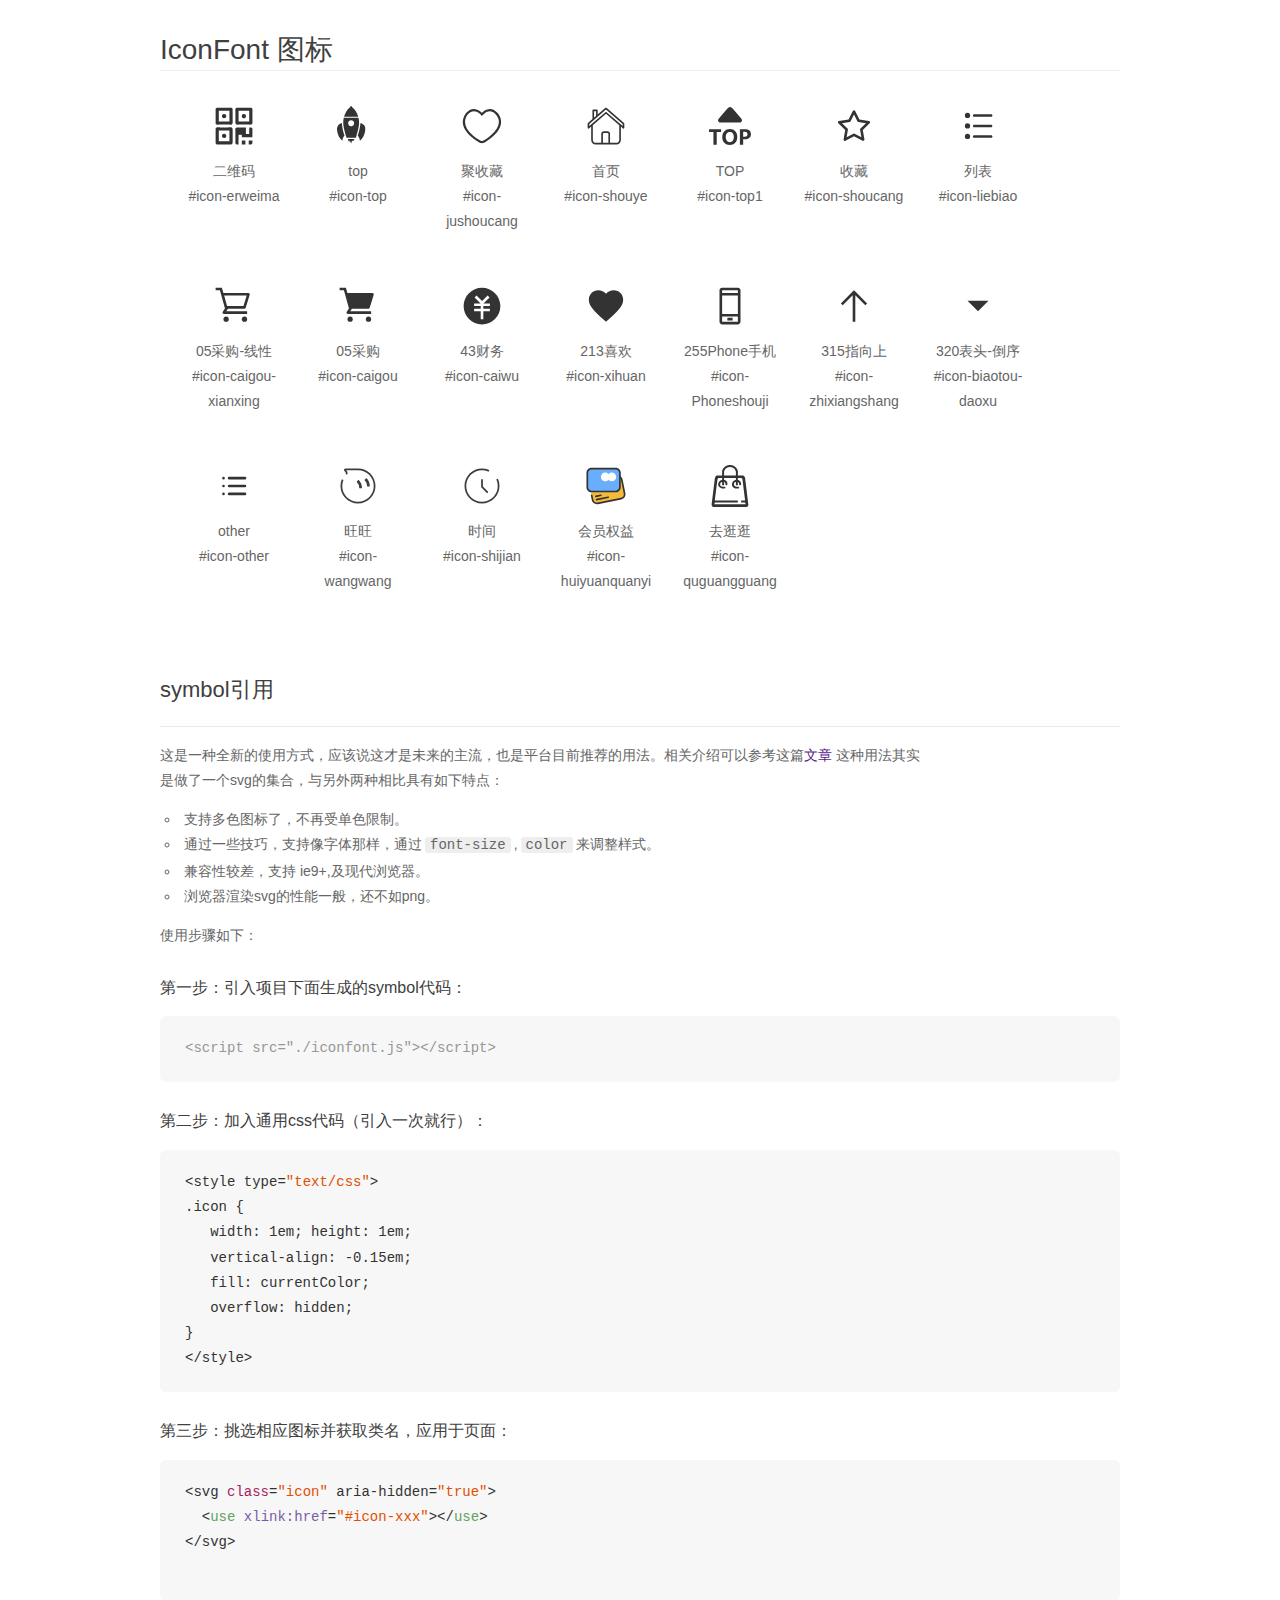
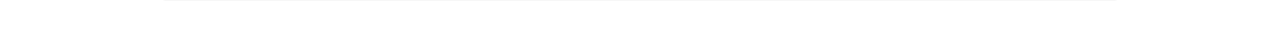
<file: font/demo_symbol.html>
<!DOCTYPE html>
<html>
<head>
    <meta charset="utf-8"/>
    <title>IconFont</title>
    <link rel="stylesheet" href="demo.css">
    <script src="iconfont.js"></script>

    <style type="text/css">
        .icon {
          /* 通过设置 font-size 来改变图标大小 */
          width: 1em; height: 1em;
          /* 图标和文字相邻时，垂直对齐 */
          vertical-align: -0.15em;
          /* 通过设置 color 来改变 SVG 的颜色/fill */
          fill: currentColor;
          /* path 和 stroke 溢出 viewBox 部分在 IE 下会显示
             normalize.css 中也包含这行 */
          overflow: hidden;
        }

    </style>
</head>
<body>
    <div class="main markdown">
        <h1>IconFont 图标</h1>
        <ul class="icon_lists clear">
            
                <li>
                    <svg class="icon" aria-hidden="true">
                        <use xlink:href="#icon-erweima"></use>
                    </svg>
                    <div class="name">二维码</div>
                    <div class="fontclass">#icon-erweima</div>
                </li>
            
                <li>
                    <svg class="icon" aria-hidden="true">
                        <use xlink:href="#icon-top"></use>
                    </svg>
                    <div class="name">top</div>
                    <div class="fontclass">#icon-top</div>
                </li>
            
                <li>
                    <svg class="icon" aria-hidden="true">
                        <use xlink:href="#icon-jushoucang"></use>
                    </svg>
                    <div class="name">聚收藏</div>
                    <div class="fontclass">#icon-jushoucang</div>
                </li>
            
                <li>
                    <svg class="icon" aria-hidden="true">
                        <use xlink:href="#icon-shouye"></use>
                    </svg>
                    <div class="name">首页</div>
                    <div class="fontclass">#icon-shouye</div>
                </li>
            
                <li>
                    <svg class="icon" aria-hidden="true">
                        <use xlink:href="#icon-top1"></use>
                    </svg>
                    <div class="name">TOP</div>
                    <div class="fontclass">#icon-top1</div>
                </li>
            
                <li>
                    <svg class="icon" aria-hidden="true">
                        <use xlink:href="#icon-shoucang"></use>
                    </svg>
                    <div class="name">收藏</div>
                    <div class="fontclass">#icon-shoucang</div>
                </li>
            
                <li>
                    <svg class="icon" aria-hidden="true">
                        <use xlink:href="#icon-liebiao"></use>
                    </svg>
                    <div class="name">列表</div>
                    <div class="fontclass">#icon-liebiao</div>
                </li>
            
                <li>
                    <svg class="icon" aria-hidden="true">
                        <use xlink:href="#icon-caigou-xianxing"></use>
                    </svg>
                    <div class="name">05采购-线性</div>
                    <div class="fontclass">#icon-caigou-xianxing</div>
                </li>
            
                <li>
                    <svg class="icon" aria-hidden="true">
                        <use xlink:href="#icon-caigou"></use>
                    </svg>
                    <div class="name">05采购</div>
                    <div class="fontclass">#icon-caigou</div>
                </li>
            
                <li>
                    <svg class="icon" aria-hidden="true">
                        <use xlink:href="#icon-caiwu"></use>
                    </svg>
                    <div class="name">43财务</div>
                    <div class="fontclass">#icon-caiwu</div>
                </li>
            
                <li>
                    <svg class="icon" aria-hidden="true">
                        <use xlink:href="#icon-xihuan"></use>
                    </svg>
                    <div class="name">213喜欢</div>
                    <div class="fontclass">#icon-xihuan</div>
                </li>
            
                <li>
                    <svg class="icon" aria-hidden="true">
                        <use xlink:href="#icon-Phoneshouji"></use>
                    </svg>
                    <div class="name">255Phone手机</div>
                    <div class="fontclass">#icon-Phoneshouji</div>
                </li>
            
                <li>
                    <svg class="icon" aria-hidden="true">
                        <use xlink:href="#icon-zhixiangshang"></use>
                    </svg>
                    <div class="name">315指向上</div>
                    <div class="fontclass">#icon-zhixiangshang</div>
                </li>
            
                <li>
                    <svg class="icon" aria-hidden="true">
                        <use xlink:href="#icon-biaotou-daoxu"></use>
                    </svg>
                    <div class="name">320表头-倒序</div>
                    <div class="fontclass">#icon-biaotou-daoxu</div>
                </li>
            
                <li>
                    <svg class="icon" aria-hidden="true">
                        <use xlink:href="#icon-other"></use>
                    </svg>
                    <div class="name">other</div>
                    <div class="fontclass">#icon-other</div>
                </li>
            
                <li>
                    <svg class="icon" aria-hidden="true">
                        <use xlink:href="#icon-wangwang"></use>
                    </svg>
                    <div class="name"> 旺旺</div>
                    <div class="fontclass">#icon-wangwang</div>
                </li>
            
                <li>
                    <svg class="icon" aria-hidden="true">
                        <use xlink:href="#icon-shijian"></use>
                    </svg>
                    <div class="name">时间</div>
                    <div class="fontclass">#icon-shijian</div>
                </li>
            
                <li>
                    <svg class="icon" aria-hidden="true">
                        <use xlink:href="#icon-huiyuanquanyi"></use>
                    </svg>
                    <div class="name">会员权益</div>
                    <div class="fontclass">#icon-huiyuanquanyi</div>
                </li>
            
                <li>
                    <svg class="icon" aria-hidden="true">
                        <use xlink:href="#icon-quguangguang"></use>
                    </svg>
                    <div class="name">去逛逛</div>
                    <div class="fontclass">#icon-quguangguang</div>
                </li>
            
        </ul>


        <h2 id="symbol-">symbol引用</h2>
        <hr>

        <p>这是一种全新的使用方式，应该说这才是未来的主流，也是平台目前推荐的用法。相关介绍可以参考这篇<a href="">文章</a>
        这种用法其实是做了一个svg的集合，与另外两种相比具有如下特点：</p>
        <ul>
          <li>支持多色图标了，不再受单色限制。</li>
          <li>通过一些技巧，支持像字体那样，通过<code>font-size</code>,<code>color</code>来调整样式。</li>
          <li>兼容性较差，支持 ie9+,及现代浏览器。</li>
          <li>浏览器渲染svg的性能一般，还不如png。</li>
        </ul>
        <p>使用步骤如下：</p>
        <h3 id="-symbol-">第一步：引入项目下面生成的symbol代码：</h3>
        <pre><code class="lang-js hljs javascript"><span class="hljs-comment">&lt;script src="./iconfont.js"&gt;&lt;/script&gt;</span></code></pre>
        <h3 id="-css-">第二步：加入通用css代码（引入一次就行）：</h3>
        <pre><code class="lang-js hljs javascript">&lt;style type=<span class="hljs-string">"text/css"</span>&gt;
.icon {
   width: <span class="hljs-number">1</span>em; height: <span class="hljs-number">1</span>em;
   vertical-align: <span class="hljs-number">-0.15</span>em;
   fill: currentColor;
   overflow: hidden;
}
&lt;<span class="hljs-regexp">/style&gt;</span></code></pre>
        <h3 id="-">第三步：挑选相应图标并获取类名，应用于页面：</h3>
        <pre><code class="lang-js hljs javascript">&lt;svg <span class="hljs-class"><span class="hljs-keyword">class</span></span>=<span class="hljs-string">"icon"</span> aria-hidden=<span class="hljs-string">"true"</span>&gt;<span class="xml"><span class="hljs-tag">
  &lt;<span class="hljs-name">use</span> <span class="hljs-attr">xlink:href</span>=<span class="hljs-string">"#icon-xxx"</span>&gt;</span><span class="hljs-tag">&lt;/<span class="hljs-name">use</span>&gt;</span>
</span>&lt;<span class="hljs-regexp">/svg&gt;
        </span></code></pre>
    </div>
</body>
</html>
</file>
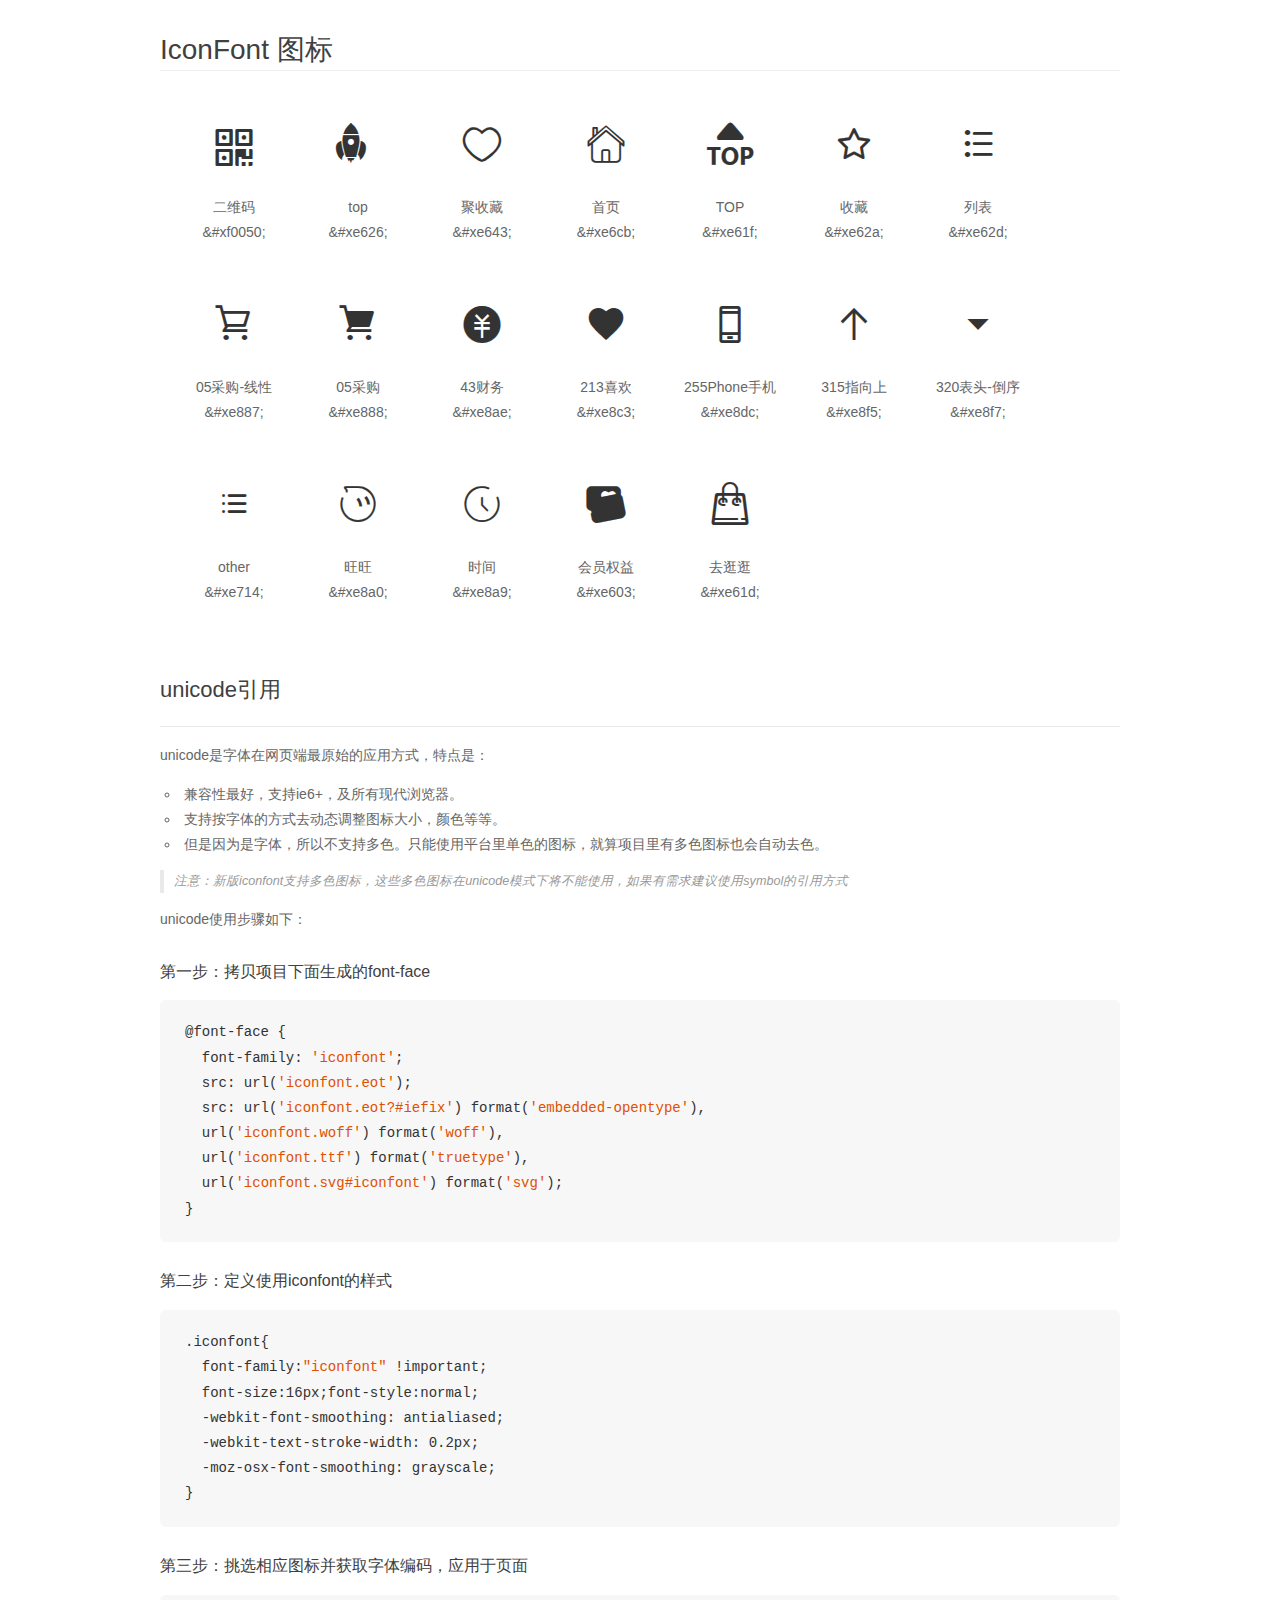
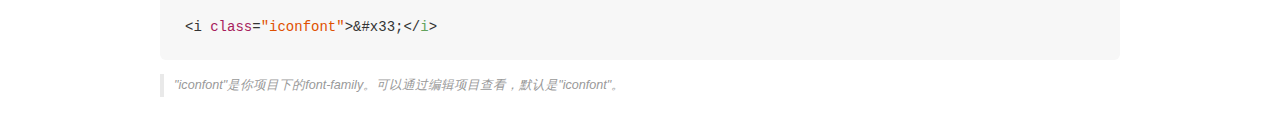
<file: font/demo_unicode.html>
<!DOCTYPE html>
<html>
<head>
    <meta charset="utf-8"/>
    <title>IconFont</title>
    <link rel="stylesheet" href="demo.css">

    <style type="text/css">

        @font-face {font-family: "iconfont";
          src: url('iconfont.eot'); /* IE9*/
          src: url('iconfont.eot#iefix') format('embedded-opentype'), /* IE6-IE8 */
          url('iconfont.woff') format('woff'), /* chrome, firefox */
          url('iconfont.ttf') format('truetype'), /* chrome, firefox, opera, Safari, Android, iOS 4.2+*/
          url('iconfont.svg#iconfont') format('svg'); /* iOS 4.1- */
        }

        .iconfont {
          font-family:"iconfont" !important;
          font-size:16px;
          font-style:normal;
          -webkit-font-smoothing: antialiased;
          -webkit-text-stroke-width: 0.2px;
          -moz-osx-font-smoothing: grayscale;
        }

    </style>
</head>
<body>
    <div class="main markdown">
        <h1>IconFont 图标</h1>
        <ul class="icon_lists clear">
            
                <li>
                <i class="icon iconfont">&#xf0050;</i>
                    <div class="name">二维码</div>
                    <div class="code">&amp;#xf0050;</div>
                </li>
            
                <li>
                <i class="icon iconfont">&#xe626;</i>
                    <div class="name">top</div>
                    <div class="code">&amp;#xe626;</div>
                </li>
            
                <li>
                <i class="icon iconfont">&#xe643;</i>
                    <div class="name">聚收藏</div>
                    <div class="code">&amp;#xe643;</div>
                </li>
            
                <li>
                <i class="icon iconfont">&#xe6cb;</i>
                    <div class="name">首页</div>
                    <div class="code">&amp;#xe6cb;</div>
                </li>
            
                <li>
                <i class="icon iconfont">&#xe61f;</i>
                    <div class="name">TOP</div>
                    <div class="code">&amp;#xe61f;</div>
                </li>
            
                <li>
                <i class="icon iconfont">&#xe62a;</i>
                    <div class="name">收藏</div>
                    <div class="code">&amp;#xe62a;</div>
                </li>
            
                <li>
                <i class="icon iconfont">&#xe62d;</i>
                    <div class="name">列表</div>
                    <div class="code">&amp;#xe62d;</div>
                </li>
            
                <li>
                <i class="icon iconfont">&#xe887;</i>
                    <div class="name">05采购-线性</div>
                    <div class="code">&amp;#xe887;</div>
                </li>
            
                <li>
                <i class="icon iconfont">&#xe888;</i>
                    <div class="name">05采购</div>
                    <div class="code">&amp;#xe888;</div>
                </li>
            
                <li>
                <i class="icon iconfont">&#xe8ae;</i>
                    <div class="name">43财务</div>
                    <div class="code">&amp;#xe8ae;</div>
                </li>
            
                <li>
                <i class="icon iconfont">&#xe8c3;</i>
                    <div class="name">213喜欢</div>
                    <div class="code">&amp;#xe8c3;</div>
                </li>
            
                <li>
                <i class="icon iconfont">&#xe8dc;</i>
                    <div class="name">255Phone手机</div>
                    <div class="code">&amp;#xe8dc;</div>
                </li>
            
                <li>
                <i class="icon iconfont">&#xe8f5;</i>
                    <div class="name">315指向上</div>
                    <div class="code">&amp;#xe8f5;</div>
                </li>
            
                <li>
                <i class="icon iconfont">&#xe8f7;</i>
                    <div class="name">320表头-倒序</div>
                    <div class="code">&amp;#xe8f7;</div>
                </li>
            
                <li>
                <i class="icon iconfont">&#xe714;</i>
                    <div class="name">other</div>
                    <div class="code">&amp;#xe714;</div>
                </li>
            
                <li>
                <i class="icon iconfont">&#xe8a0;</i>
                    <div class="name"> 旺旺</div>
                    <div class="code">&amp;#xe8a0;</div>
                </li>
            
                <li>
                <i class="icon iconfont">&#xe8a9;</i>
                    <div class="name">时间</div>
                    <div class="code">&amp;#xe8a9;</div>
                </li>
            
                <li>
                <i class="icon iconfont">&#xe603;</i>
                    <div class="name">会员权益</div>
                    <div class="code">&amp;#xe603;</div>
                </li>
            
                <li>
                <i class="icon iconfont">&#xe61d;</i>
                    <div class="name">去逛逛</div>
                    <div class="code">&amp;#xe61d;</div>
                </li>
            
        </ul>
        <h2 id="unicode-">unicode引用</h2>
        <hr>

        <p>unicode是字体在网页端最原始的应用方式，特点是：</p>
        <ul>
        <li>兼容性最好，支持ie6+，及所有现代浏览器。</li>
        <li>支持按字体的方式去动态调整图标大小，颜色等等。</li>
        <li>但是因为是字体，所以不支持多色。只能使用平台里单色的图标，就算项目里有多色图标也会自动去色。</li>
        </ul>
        <blockquote>
        <p>注意：新版iconfont支持多色图标，这些多色图标在unicode模式下将不能使用，如果有需求建议使用symbol的引用方式</p>
        </blockquote>
        <p>unicode使用步骤如下：</p>
        <h3 id="-font-face">第一步：拷贝项目下面生成的font-face</h3>
        <pre><code class="lang-js hljs javascript">@font-face {
  font-family: <span class="hljs-string">'iconfont'</span>;
  src: url(<span class="hljs-string">'iconfont.eot'</span>);
  src: url(<span class="hljs-string">'iconfont.eot?#iefix'</span>) format(<span class="hljs-string">'embedded-opentype'</span>),
  url(<span class="hljs-string">'iconfont.woff'</span>) format(<span class="hljs-string">'woff'</span>),
  url(<span class="hljs-string">'iconfont.ttf'</span>) format(<span class="hljs-string">'truetype'</span>),
  url(<span class="hljs-string">'iconfont.svg#iconfont'</span>) format(<span class="hljs-string">'svg'</span>);
}
</code></pre>
        <h3 id="-iconfont-">第二步：定义使用iconfont的样式</h3>
        <pre><code class="lang-js hljs javascript">.iconfont{
  font-family:<span class="hljs-string">"iconfont"</span> !important;
  font-size:<span class="hljs-number">16</span>px;font-style:normal;
  -webkit-font-smoothing: antialiased;
  -webkit-text-stroke-width: <span class="hljs-number">0.2</span>px;
  -moz-osx-font-smoothing: grayscale;
}
</code></pre>
        <h3 id="-">第三步：挑选相应图标并获取字体编码，应用于页面</h3>
        <pre><code class="lang-js hljs javascript">&lt;i <span class="hljs-class"><span class="hljs-keyword">class</span></span>=<span class="hljs-string">"iconfont"</span>&gt;&amp;#x33;<span class="xml"><span class="hljs-tag">&lt;/<span class="hljs-name">i</span>&gt;</span></span></code></pre>

        <blockquote>
        <p>"iconfont"是你项目下的font-family。可以通过编辑项目查看，默认是"iconfont"。</p>
        </blockquote>
    </div>


</body>
</html>
</file>
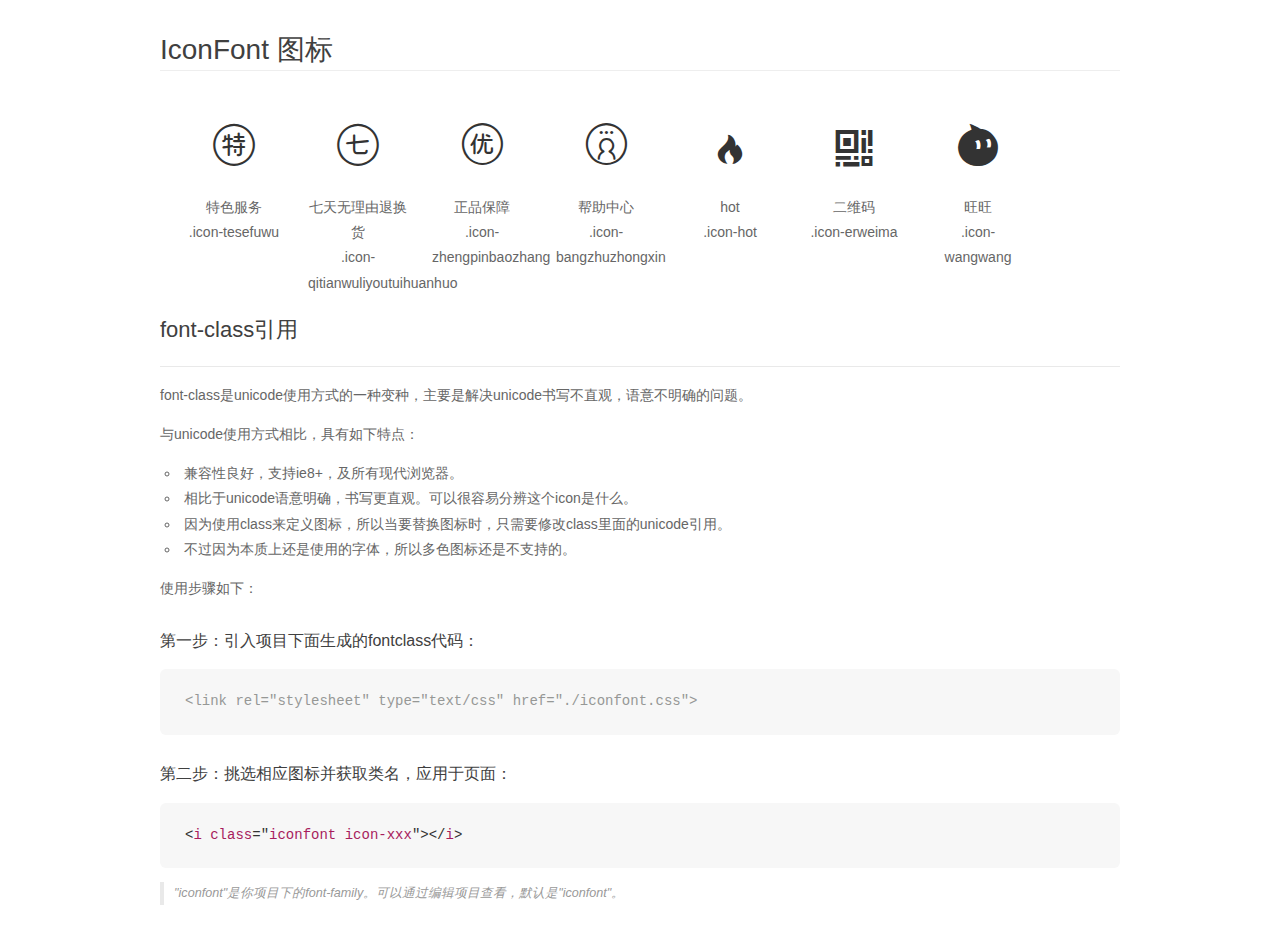
<file: font_02/demo_fontclass.html>
<!DOCTYPE html>
<html>
<head>
    <meta charset="utf-8"/>
    <title>IconFont</title>
    <link rel="stylesheet" href="demo.css">
    <link rel="stylesheet" href="iconfont.css">
</head>
<body>
    <div class="main markdown">
        <h1>IconFont 图标</h1>
        <ul class="icon_lists clear">
            
                <li>
                <i class="icon iconfont icon-tesefuwu"></i>
                    <div class="name">特色服务</div>
                    <div class="fontclass">.icon-tesefuwu</div>
                </li>
            
                <li>
                <i class="icon iconfont icon-qitianwuliyoutuihuanhuo"></i>
                    <div class="name">七天无理由退换货</div>
                    <div class="fontclass">.icon-qitianwuliyoutuihuanhuo</div>
                </li>
            
                <li>
                <i class="icon iconfont icon-zhengpinbaozhang"></i>
                    <div class="name">正品保障</div>
                    <div class="fontclass">.icon-zhengpinbaozhang</div>
                </li>
            
                <li>
                <i class="icon iconfont icon-bangzhuzhongxin"></i>
                    <div class="name">帮助中心</div>
                    <div class="fontclass">.icon-bangzhuzhongxin</div>
                </li>
            
                <li>
                <i class="icon iconfont icon-hot"></i>
                    <div class="name">hot</div>
                    <div class="fontclass">.icon-hot</div>
                </li>
            
                <li>
                <i class="icon iconfont icon-erweima"></i>
                    <div class="name">二维码</div>
                    <div class="fontclass">.icon-erweima</div>
                </li>
            
                <li>
                <i class="icon iconfont icon-wangwang"></i>
                    <div class="name">旺旺</div>
                    <div class="fontclass">.icon-wangwang</div>
                </li>
            
        </ul>

        <h2 id="font-class-">font-class引用</h2>
        <hr>

        <p>font-class是unicode使用方式的一种变种，主要是解决unicode书写不直观，语意不明确的问题。</p>
        <p>与unicode使用方式相比，具有如下特点：</p>
        <ul>
        <li>兼容性良好，支持ie8+，及所有现代浏览器。</li>
        <li>相比于unicode语意明确，书写更直观。可以很容易分辨这个icon是什么。</li>
        <li>因为使用class来定义图标，所以当要替换图标时，只需要修改class里面的unicode引用。</li>
        <li>不过因为本质上还是使用的字体，所以多色图标还是不支持的。</li>
        </ul>
        <p>使用步骤如下：</p>
        <h3 id="-fontclass-">第一步：引入项目下面生成的fontclass代码：</h3>


        <pre><code class="lang-js hljs javascript"><span class="hljs-comment">&lt;link rel="stylesheet" type="text/css" href="./iconfont.css"&gt;</span></code></pre>
        <h3 id="-">第二步：挑选相应图标并获取类名，应用于页面：</h3>
        <pre><code class="lang-css hljs">&lt;<span class="hljs-selector-tag">i</span> <span class="hljs-selector-tag">class</span>="<span class="hljs-selector-tag">iconfont</span> <span class="hljs-selector-tag">icon-xxx</span>"&gt;&lt;/<span class="hljs-selector-tag">i</span>&gt;</code></pre>
        <blockquote>
        <p>"iconfont"是你项目下的font-family。可以通过编辑项目查看，默认是"iconfont"。</p>
        </blockquote>
    </div>
</body>
</html>
</file>
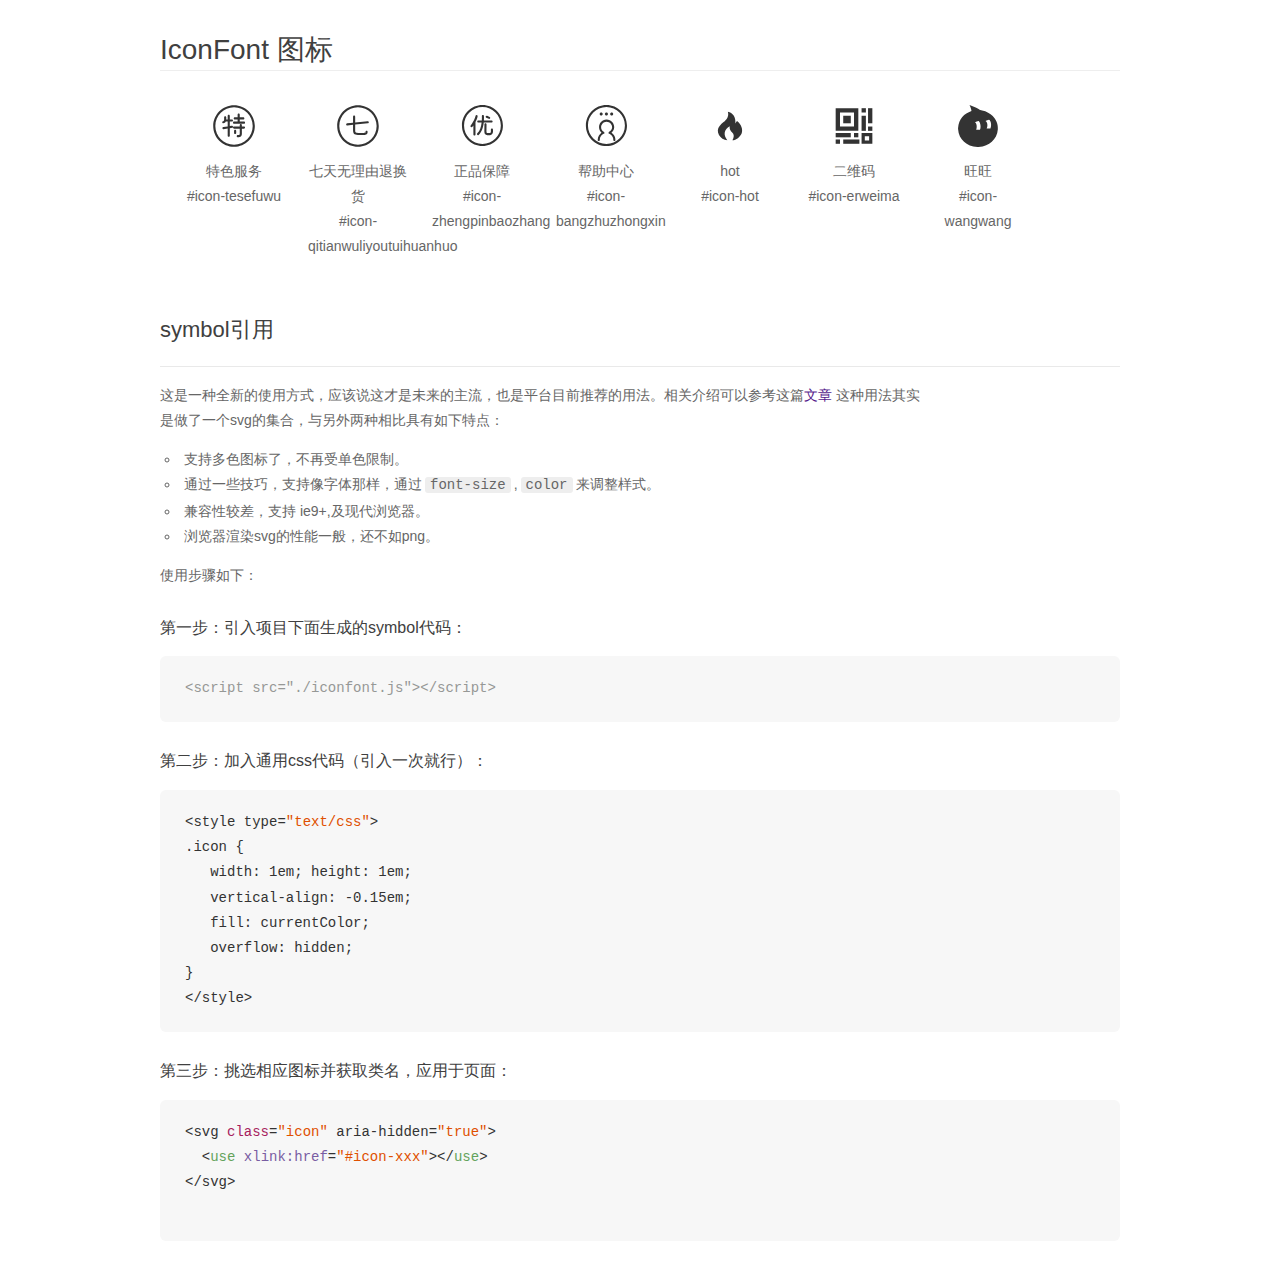
<file: font_02/demo_symbol.html>
<!DOCTYPE html>
<html>
<head>
    <meta charset="utf-8"/>
    <title>IconFont</title>
    <link rel="stylesheet" href="demo.css">
    <script src="iconfont.js"></script>

    <style type="text/css">
        .icon {
          /* 通过设置 font-size 来改变图标大小 */
          width: 1em; height: 1em;
          /* 图标和文字相邻时，垂直对齐 */
          vertical-align: -0.15em;
          /* 通过设置 color 来改变 SVG 的颜色/fill */
          fill: currentColor;
          /* path 和 stroke 溢出 viewBox 部分在 IE 下会显示
             normalize.css 中也包含这行 */
          overflow: hidden;
        }

    </style>
</head>
<body>
    <div class="main markdown">
        <h1>IconFont 图标</h1>
        <ul class="icon_lists clear">
            
                <li>
                    <svg class="icon" aria-hidden="true">
                        <use xlink:href="#icon-tesefuwu"></use>
                    </svg>
                    <div class="name">特色服务</div>
                    <div class="fontclass">#icon-tesefuwu</div>
                </li>
            
                <li>
                    <svg class="icon" aria-hidden="true">
                        <use xlink:href="#icon-qitianwuliyoutuihuanhuo"></use>
                    </svg>
                    <div class="name">七天无理由退换货</div>
                    <div class="fontclass">#icon-qitianwuliyoutuihuanhuo</div>
                </li>
            
                <li>
                    <svg class="icon" aria-hidden="true">
                        <use xlink:href="#icon-zhengpinbaozhang"></use>
                    </svg>
                    <div class="name">正品保障</div>
                    <div class="fontclass">#icon-zhengpinbaozhang</div>
                </li>
            
                <li>
                    <svg class="icon" aria-hidden="true">
                        <use xlink:href="#icon-bangzhuzhongxin"></use>
                    </svg>
                    <div class="name">帮助中心</div>
                    <div class="fontclass">#icon-bangzhuzhongxin</div>
                </li>
            
                <li>
                    <svg class="icon" aria-hidden="true">
                        <use xlink:href="#icon-hot"></use>
                    </svg>
                    <div class="name">hot</div>
                    <div class="fontclass">#icon-hot</div>
                </li>
            
                <li>
                    <svg class="icon" aria-hidden="true">
                        <use xlink:href="#icon-erweima"></use>
                    </svg>
                    <div class="name">二维码</div>
                    <div class="fontclass">#icon-erweima</div>
                </li>
            
                <li>
                    <svg class="icon" aria-hidden="true">
                        <use xlink:href="#icon-wangwang"></use>
                    </svg>
                    <div class="name">旺旺</div>
                    <div class="fontclass">#icon-wangwang</div>
                </li>
            
        </ul>


        <h2 id="symbol-">symbol引用</h2>
        <hr>

        <p>这是一种全新的使用方式，应该说这才是未来的主流，也是平台目前推荐的用法。相关介绍可以参考这篇<a href="">文章</a>
        这种用法其实是做了一个svg的集合，与另外两种相比具有如下特点：</p>
        <ul>
          <li>支持多色图标了，不再受单色限制。</li>
          <li>通过一些技巧，支持像字体那样，通过<code>font-size</code>,<code>color</code>来调整样式。</li>
          <li>兼容性较差，支持 ie9+,及现代浏览器。</li>
          <li>浏览器渲染svg的性能一般，还不如png。</li>
        </ul>
        <p>使用步骤如下：</p>
        <h3 id="-symbol-">第一步：引入项目下面生成的symbol代码：</h3>
        <pre><code class="lang-js hljs javascript"><span class="hljs-comment">&lt;script src="./iconfont.js"&gt;&lt;/script&gt;</span></code></pre>
        <h3 id="-css-">第二步：加入通用css代码（引入一次就行）：</h3>
        <pre><code class="lang-js hljs javascript">&lt;style type=<span class="hljs-string">"text/css"</span>&gt;
.icon {
   width: <span class="hljs-number">1</span>em; height: <span class="hljs-number">1</span>em;
   vertical-align: <span class="hljs-number">-0.15</span>em;
   fill: currentColor;
   overflow: hidden;
}
&lt;<span class="hljs-regexp">/style&gt;</span></code></pre>
        <h3 id="-">第三步：挑选相应图标并获取类名，应用于页面：</h3>
        <pre><code class="lang-js hljs javascript">&lt;svg <span class="hljs-class"><span class="hljs-keyword">class</span></span>=<span class="hljs-string">"icon"</span> aria-hidden=<span class="hljs-string">"true"</span>&gt;<span class="xml"><span class="hljs-tag">
  &lt;<span class="hljs-name">use</span> <span class="hljs-attr">xlink:href</span>=<span class="hljs-string">"#icon-xxx"</span>&gt;</span><span class="hljs-tag">&lt;/<span class="hljs-name">use</span>&gt;</span>
</span>&lt;<span class="hljs-regexp">/svg&gt;
        </span></code></pre>
    </div>
</body>
</html>
</file>
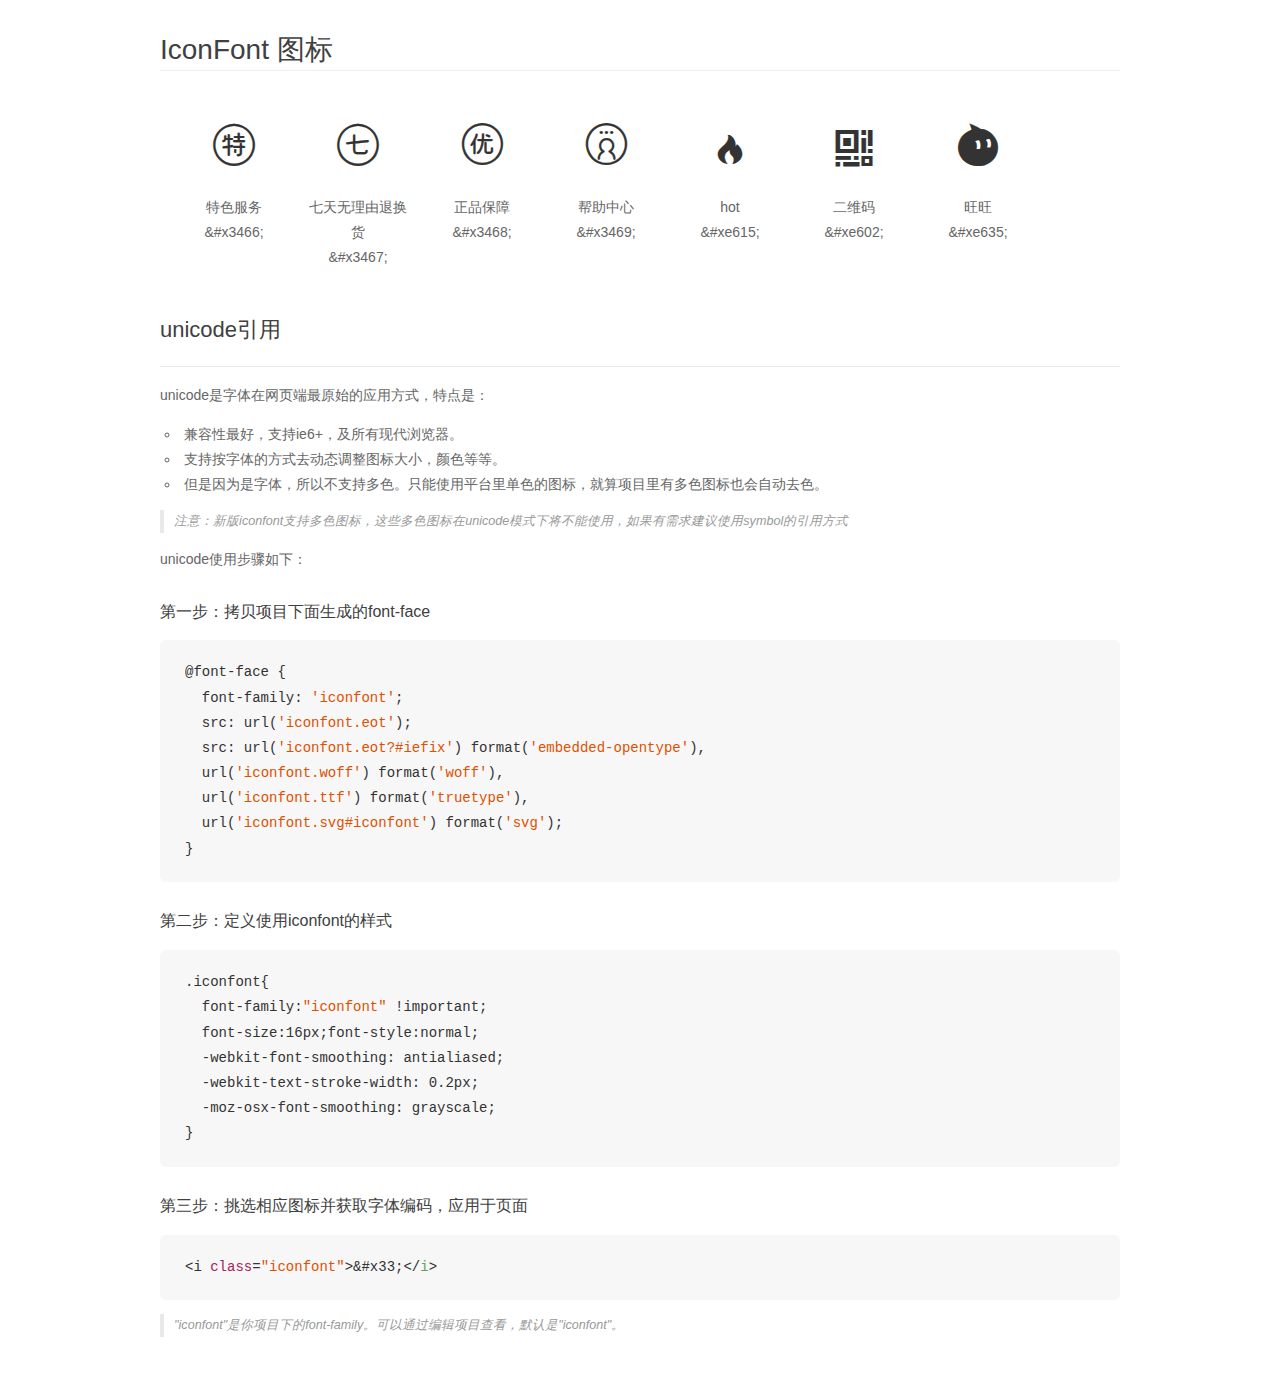
<file: font_02/demo_unicode.html>
<!DOCTYPE html>
<html>
<head>
    <meta charset="utf-8"/>
    <title>IconFont</title>
    <link rel="stylesheet" href="demo.css">

    <style type="text/css">

        @font-face {font-family: "iconfont";
          src: url('iconfont.eot'); /* IE9*/
          src: url('iconfont.eot#iefix') format('embedded-opentype'), /* IE6-IE8 */
          url('iconfont.woff') format('woff'), /* chrome, firefox */
          url('iconfont.ttf') format('truetype'), /* chrome, firefox, opera, Safari, Android, iOS 4.2+*/
          url('iconfont.svg#iconfont') format('svg'); /* iOS 4.1- */
        }

        .iconfont {
          font-family:"iconfont" !important;
          font-size:16px;
          font-style:normal;
          -webkit-font-smoothing: antialiased;
          -webkit-text-stroke-width: 0.2px;
          -moz-osx-font-smoothing: grayscale;
        }

    </style>
</head>
<body>
    <div class="main markdown">
        <h1>IconFont 图标</h1>
        <ul class="icon_lists clear">
            
                <li>
                <i class="icon iconfont">&#x3466;</i>
                    <div class="name">特色服务</div>
                    <div class="code">&amp;#x3466;</div>
                </li>
            
                <li>
                <i class="icon iconfont">&#x3467;</i>
                    <div class="name">七天无理由退换货</div>
                    <div class="code">&amp;#x3467;</div>
                </li>
            
                <li>
                <i class="icon iconfont">&#x3468;</i>
                    <div class="name">正品保障</div>
                    <div class="code">&amp;#x3468;</div>
                </li>
            
                <li>
                <i class="icon iconfont">&#x3469;</i>
                    <div class="name">帮助中心</div>
                    <div class="code">&amp;#x3469;</div>
                </li>
            
                <li>
                <i class="icon iconfont">&#xe615;</i>
                    <div class="name">hot</div>
                    <div class="code">&amp;#xe615;</div>
                </li>
            
                <li>
                <i class="icon iconfont">&#xe602;</i>
                    <div class="name">二维码</div>
                    <div class="code">&amp;#xe602;</div>
                </li>
            
                <li>
                <i class="icon iconfont">&#xe635;</i>
                    <div class="name">旺旺</div>
                    <div class="code">&amp;#xe635;</div>
                </li>
            
        </ul>
        <h2 id="unicode-">unicode引用</h2>
        <hr>

        <p>unicode是字体在网页端最原始的应用方式，特点是：</p>
        <ul>
        <li>兼容性最好，支持ie6+，及所有现代浏览器。</li>
        <li>支持按字体的方式去动态调整图标大小，颜色等等。</li>
        <li>但是因为是字体，所以不支持多色。只能使用平台里单色的图标，就算项目里有多色图标也会自动去色。</li>
        </ul>
        <blockquote>
        <p>注意：新版iconfont支持多色图标，这些多色图标在unicode模式下将不能使用，如果有需求建议使用symbol的引用方式</p>
        </blockquote>
        <p>unicode使用步骤如下：</p>
        <h3 id="-font-face">第一步：拷贝项目下面生成的font-face</h3>
        <pre><code class="lang-js hljs javascript">@font-face {
  font-family: <span class="hljs-string">'iconfont'</span>;
  src: url(<span class="hljs-string">'iconfont.eot'</span>);
  src: url(<span class="hljs-string">'iconfont.eot?#iefix'</span>) format(<span class="hljs-string">'embedded-opentype'</span>),
  url(<span class="hljs-string">'iconfont.woff'</span>) format(<span class="hljs-string">'woff'</span>),
  url(<span class="hljs-string">'iconfont.ttf'</span>) format(<span class="hljs-string">'truetype'</span>),
  url(<span class="hljs-string">'iconfont.svg#iconfont'</span>) format(<span class="hljs-string">'svg'</span>);
}
</code></pre>
        <h3 id="-iconfont-">第二步：定义使用iconfont的样式</h3>
        <pre><code class="lang-js hljs javascript">.iconfont{
  font-family:<span class="hljs-string">"iconfont"</span> !important;
  font-size:<span class="hljs-number">16</span>px;font-style:normal;
  -webkit-font-smoothing: antialiased;
  -webkit-text-stroke-width: <span class="hljs-number">0.2</span>px;
  -moz-osx-font-smoothing: grayscale;
}
</code></pre>
        <h3 id="-">第三步：挑选相应图标并获取字体编码，应用于页面</h3>
        <pre><code class="lang-js hljs javascript">&lt;i <span class="hljs-class"><span class="hljs-keyword">class</span></span>=<span class="hljs-string">"iconfont"</span>&gt;&amp;#x33;<span class="xml"><span class="hljs-tag">&lt;/<span class="hljs-name">i</span>&gt;</span></span></code></pre>

        <blockquote>
        <p>"iconfont"是你项目下的font-family。可以通过编辑项目查看，默认是"iconfont"。</p>
        </blockquote>
    </div>


</body>
</html>
</file>
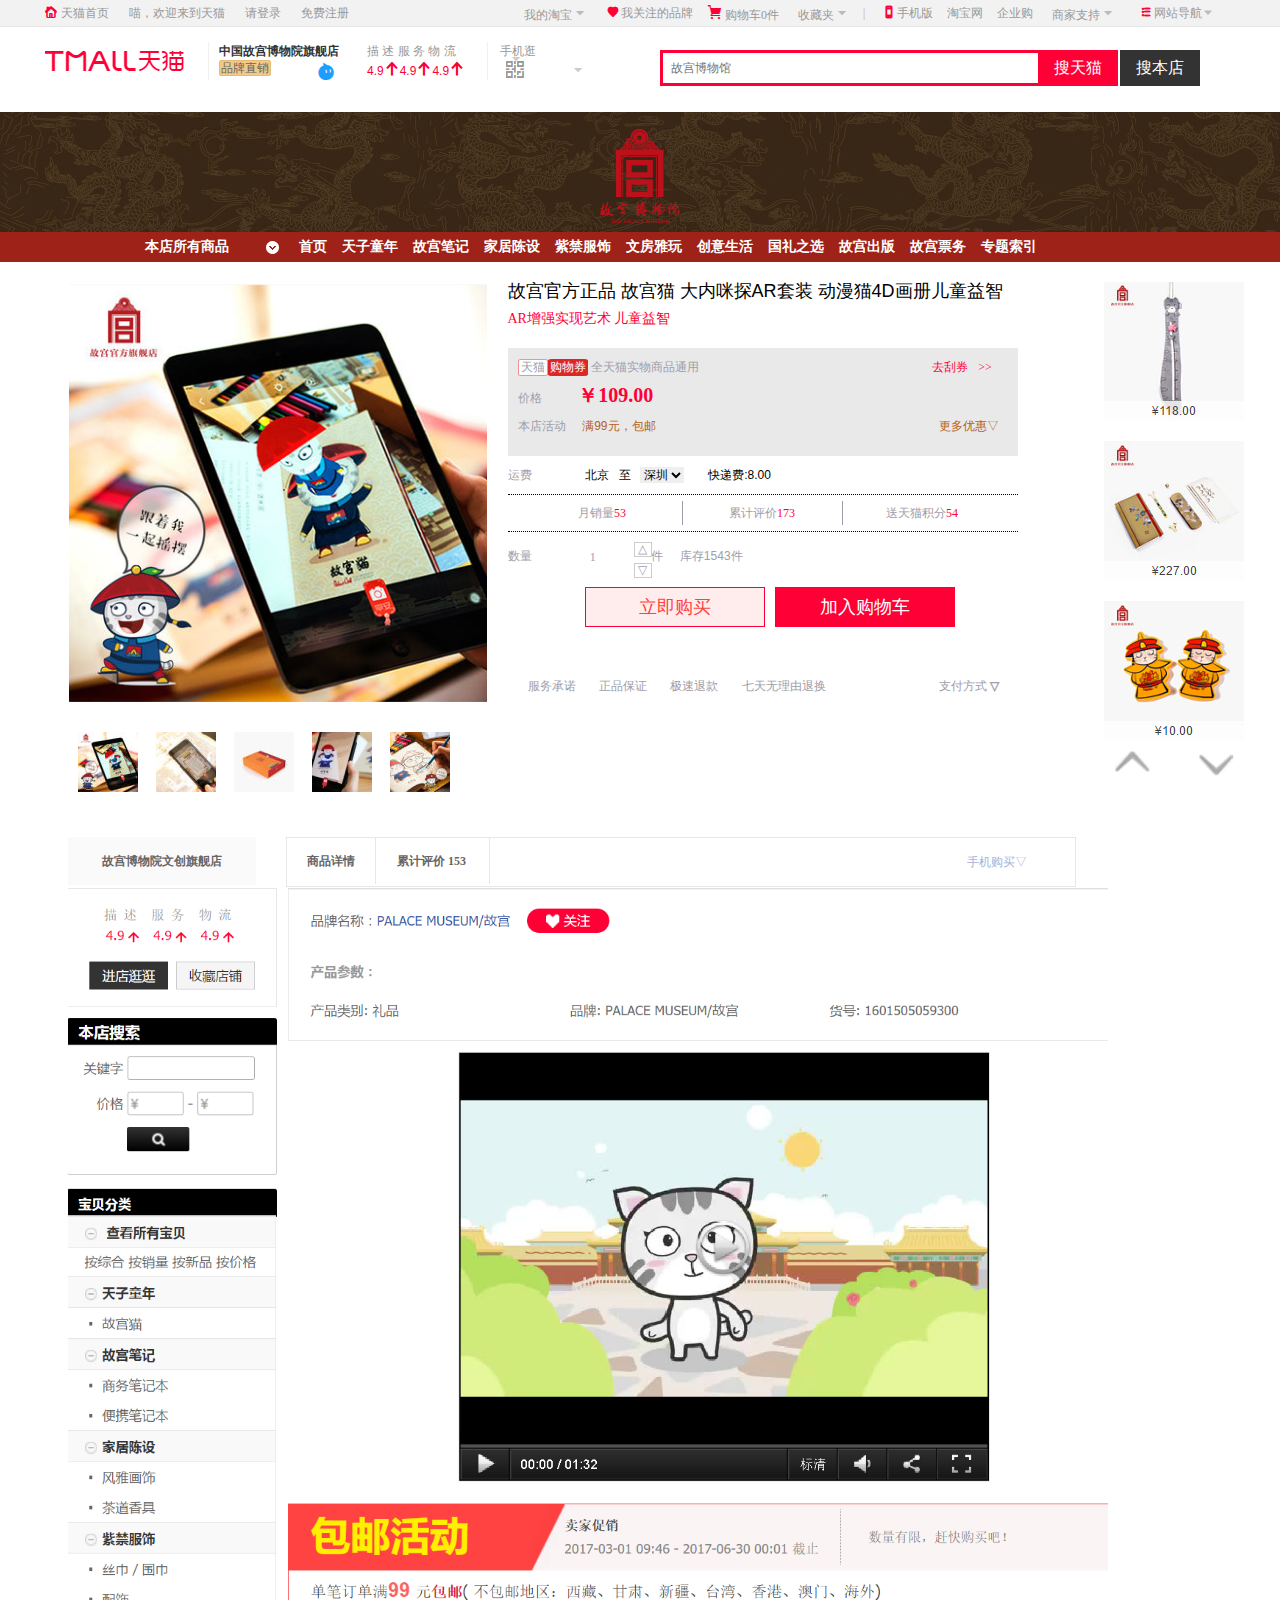
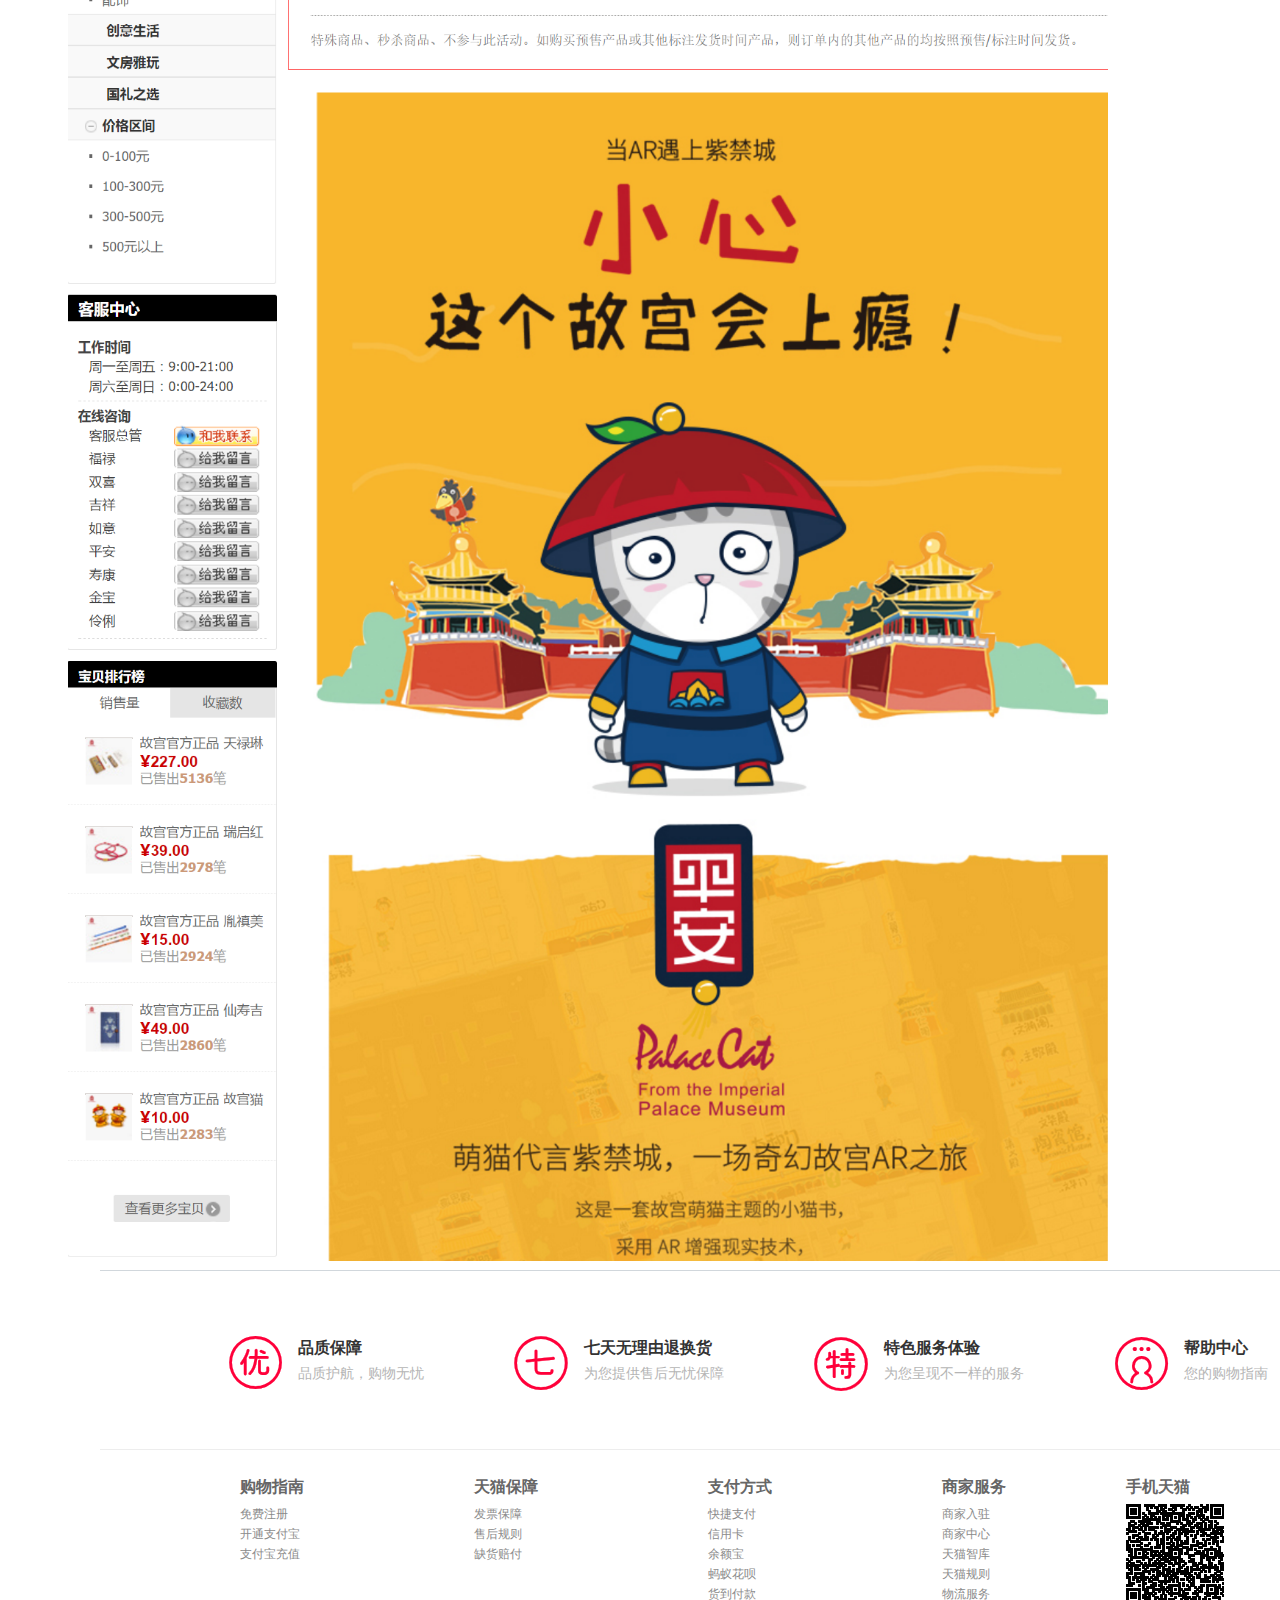
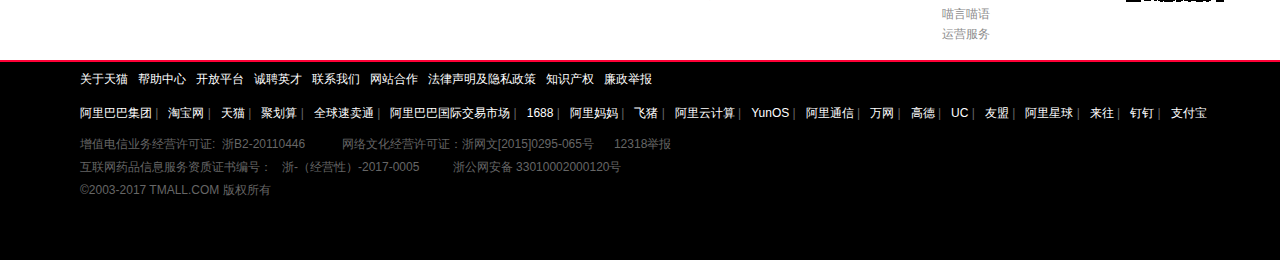
<file: html/details.html>
<!DOCTYPE html>
<html>
<head lang="en">
    <meta charset="UTF-8">
    <title>故宫官方正品 故宫猫 大内咪探AR套装 动漫猫4D画册儿童益智-tmall.com天猫</title>
    <link rel="stylesheet" href="../css/yqdetails.css"/>
    <link rel="stylesheet" href="../css/base.css"/>
    <link rel="stylesheet" href="../css/css.css"/>
    <link rel="shortcut icon" href="favicon.ico" type="image/x-icon"/>
    <script src="../js/jquery-1.12.2.js"></script>
    <script src="../js/yqdetailsjs.js"></script>
    <script src="../js/pwc.js"></script>
    <script src="../js/base.js"></script>
</head>
<body>
<div class="topBanner">
    <div class="w">
        <ul class="flul">
            <li><span class="iconfont">&#xe6cb;</span><a href="#">天猫首页</a></li>
            <li class="litwo">喵，欢迎来到天猫</li>
            <li><a href="html/login.html">请登录</a></li>
            <li><a href="#">免费注册</a></li>
        </ul>
        <ul class="frul fr">
            <li class="frulFirst" id="frulFirst"><a href="#">我的淘宝<span class="iconfont" id="pwchao">&#xe8f7;</span></a>
                <ul class="chilUl" id="chilUl">
                    <li><a href="#">已买到的宝贝</a></li>
                    <li><a href="#">已卖出的宝贝</a></li>
                </ul>
            </li>
            <li class="frulone"><span class="iconfont">&#xe8c3;</span><a href="#">我关注的品牌</a></li>
            <li class="frulcar"><span class="iconfont">&#xe888;</span><a href="#">购物车0件</a></li>
            <li class="frulFour" id="frulFour"><a href="#">收藏夹<span class="iconfont">&#xe8f7;</span></a>
                <ul class="eq01" id="eq01">
                    <li><a href="#">收藏宝贝</a></li>
                    <li><a href="#">收藏店铺</a></li>
                </ul>
            </li>
            <li class="shuX"><span>|</span></li>
            <li class="frulFive" id="frulFive"><span class="iconfont">&#xe8dc;</span><a href="#">手机版</a>
                <p class="frulFiveimg" id="frulFiveimg"><img src="../images/1.0.png" alt=""/></p>
            </li>
            <li class="frulSiex"><a href="#">淘宝网</a></li>
            <li><a href="#">企业购</a></li>
            <li class="frulLast" id="frulLast"><a href="#">商家支持<span class="iconfont">&#xe8f7;</span></a>
                <ul class="last01 " id="last01">
                    <h3 class="sjFl">商家：</h3>
                    <li><a href="#">商家中心</a>&nbsp;&nbsp;&nbsp;&nbsp;&nbsp;&nbsp;<a href="#">商家入驻</a></li>
                    <li><a href="#">运营服务</a>&nbsp;&nbsp;&nbsp;&nbsp;&nbsp;&nbsp;<a href="#">商家品控</a></li>
                    <li><a href="#">商家工具</a>&nbsp;&nbsp;&nbsp;&nbsp;&nbsp;&nbsp;<a href="#">商家规则</a></li>
                    <li><a href="#">天猫智库</a>&nbsp;&nbsp;&nbsp;&nbsp;&nbsp;&nbsp;<a href="#">喵言喵语</a></li>
                    <div>
                        <h3>帮助：</h3>
                        <a href="#">帮助中心</a>
                    </div>
                </ul>
            </li>
            <li class="lieB" id="lieB"><span class="iconfont">&#xe62d;</span>网站导航<span class="iconfont daoSj">&#xe8f7;</span>
                <div class="bigYcang" id="bigYcang">
                    <div class="bigLA">
                        <h3>热点推荐&nbsp;Hot</h3>
                        <ul class="pwcUlone">
                            <li><a href="#">天猫超市</a></li>
                            <li><a href="#">酷玩街</a></li>
                            <li><a href="#">时尚先生</a><i class="iconfont hotone">&#xe615;</i></li>
                            <li><a href="#">会员积分</a></li>
                        </ul>
                        <ul class="pwcUltwo fl">
                            <li><a href="">喵鲜生</a></li>
                            <li><a href="">内衣新品</a><i class="iconfont hottwo">&#xe615;</i></li>
                            <li><a href="">精明妈咪</a></li>
                            <li><a href="">天猫国际</a></li>
                        </ul>
                        <ul class="pwcUlthree fl">
                            <li><a href="#">科技新品</a><i class="iconfont hotone">&#xe615;</i></li>
                            <li><a href="#">试美妆</a></li>
                            <li><a href="#">吃乐会</a><i class="iconfont hottwo">&#xe615;</i></li>
                        </ul>
                        <ul class="pwcUlfour fl">
                            <li><a href="#">女装新品</a><i class="iconfont hotone">&#xe615;</i></li>
                            <li><a href="#">运动新品</a></li>
                            <li><a href="#">企业采购</a></li>
                        </ul>
                    </div>
                    <div class="bigLB">
                        <h3>行业市场&nbsp;Market</h3>
                        <ul class="pwcbigLBone fl">
                            <li><a href="#">美妆饰品</a></li>
                            <li><a href="#">女鞋专柜</a></li>
                            <li><a href="#">时尚运动</a></li>
                            <li><a href="#">天猫美食</a></li>
                        </ul>
                        <ul class="pwcbigLBtwo fl">
                            <li><a href="#">电器</a></li>
                            <li><a href="#">男鞋</a></li>
                            <li><a href="#">母婴<i class="iconfont hotone">&#xe615;</i></a></li>
                            <li><a href="#">时尚</a></li>
                        </ul>
                        <ul class="pwcbigLBthree fl">
                            <li><a href="#">时尚女装</a><i class="iconfont hotone">&#xe615;</i></li>
                            <li><a href="#">Yo内衣</a><i class="iconfont hottwo">&#xe615;</i></li>
                            <li><a href="#">家装装饰</a></li>
                            <li><a href="#">汽车专场</a></li>
                        </ul>
                        <ul class="pwcbigLBfour fl">
                            <li><a href="#">男装</a></li>
                            <li><a href="#">箱包</a></li>
                            <li><a href="#">医药</a><i class="iconfont hotone">&#xe615;</i></li>
                        </ul>
                    </div>
                    <div class="bigLC">
                        <h3>品牌风尚&nbsp;Brand</h3>
                        <ul class="pwcbigLBone fl">
                            <li><a href="#">尚天猫</a></li>
                            <li><a href="#">潮牌街</a></li>
                            <li><a href="#">什么牌子好</a></li>
                        </ul>
                        <ul class="pwcbigLBtwo fl">
                            <li><a href="#">大牌街</a></li>
                            <li><a href="#">天猫原创</a></li>
                        </ul>
                    </div>
                    <div class="bigLD">
                        <h3>服务指南&nbsp;Help</h3>
                        <ul class="pwcbigLBone">
                            <li><a href="#">帮助中心</a></li>
                            <li><a href="#">品质保障</a></li>
                            <li><a href="#">特色服务</a></li>
                            <li><a href="#">7天退换货</a></li>
                        </ul>
                    </div>
                </div>
            </li>
        </ul>
    </div>
</div>
<div class="header">
    <div class="headerLogo w">
        <a href="#" class="fl"><img src="../images/tianmao.png" alt=""/></a>
    </div>
    <div class="pwcQjd fl">
        <div class="pwcQjdone" id="pwcQjdone">
            <p><a href="#">中国故宫博物院旗舰店</a></p>
            <div>品牌直销</div><a href="#" class="iconfont">&#xe635;</a>
        </div>
    </div>
    <div class="pwcfuWu" id="pwcfuWu">
        <span>描&nbsp;述&nbsp;服&nbsp;务&nbsp;物&nbsp;流</span>
        <p>4.9<span class="iconfont">&#xe8f5;</span>4.9<span class="iconfont">&#xe8f5;</span>4.9<span class="iconfont">&#xe8f5;</span></p>
        <a href="#" class="iconfont">&#xe8f7;</a>
    </div>
    <div class="pwcSj" id="pwcSj">
        <p>手机逛</p>
        <p><img src="../images/2.0.png" alt=""/></p>
        <span class="iconfont">&#xe8f7;</span>
        <i class="pwcSjimg" id="pwcSjimg"><img src="../images/4.0.png" alt=""/></i>
    </div>
    <div class="yk-box fr">
        <div class="yk-search ">
            <input type="text" class="yk-searchbox" id="yk-searchbox" placeholder="故宫博物馆"/>
            <span class="yk-tm">搜天猫</span>
            <span class="yk-bd">搜本店</span>
        </div>
        <ul id="yk-keywords" class="yk-keywords"></ul>
    </div>
    <div class="pwcPfen" id="pwcPfen">
        <div class="firstpwcPfen">
            <h4>店铺动态评分&nbsp;&nbsp;&nbsp;&nbsp;&nbsp;&nbsp;&nbsp;&nbsp;&nbsp;&nbsp;&nbsp;&nbsp;&nbsp;&nbsp;&nbsp;&nbsp;与同行业相比</h4>
            <ul class="firstpwcPfenone fl">
                <li>描述相符:<span> 4.9 </span></li>
                <li>服务态度:<span> 4.9 </span></li>
                <li>物流服务:<span> 4.9 </span></li>
            </ul>
            <ul class="firstpwcPfetwo">
                <li><span class="iconfont">&#xe8f5;</span>高于 49.76%</li>
                <li><span class="iconfont">&#xe8f5;</span>高于 66.89%</li>
                <li><span class="iconfont">&#xe8f5;</span>高于 58.29%</li>
            </ul>
            <div class="firstpwcFw fl">
                <h4 class="firstpwcFwH4">店铺服务:</h4>
                <ul class="firstpwcFwone">
                    <li class="firstpwcFwoneA">掌&nbsp;&nbsp;&nbsp;&nbsp;柜 : &nbsp;<a href="#" id="A">中国故宫博物院旗舰店</a></li>
                    <li>客&nbsp;&nbsp;&nbsp;&nbsp;服 : &nbsp;&nbsp;<a href="#" class="iconfont">&#xe635;</a></li>
                    <li>所在地 : &nbsp;&nbsp;中国北京</li>
                    <li>工商执照 : </li>
                </ul>
            </div>
            <div class="firstpwcsC fl">
                <span class="firstpwcsCone"><a href="#">进店逛逛</a></span>
                <span class="firstpwcsCtwo"><a href="#">★ 收藏本店</a></span>
            </div>
        </div>
    </div>
</div>

<!--于凯----------------------------------------------------------------------------------------------------------------------->

<div class="yk-through">
    <div class="yk-through-cont yk-inner">
        <i></i>
    </div>

    <div class="yk-nav yk-inner">
        <span class="yk-title fl" id="yk-allGoods">本店所有商品</span>
        <ul class="yk-nav-ul fl">
            <li class="yk-nav-cont"><a href="javascript:void(0)">首页</a></li>
            <li class="yk-nav-cont"><a href="javascript:void(0)">天子童年</a></li>
            <li class="yk-nav-cont"><a href="javascript:void(0)">故宫笔记</a></li>
            <li class="yk-nav-cont"><a href="javascript:void(0)">家居陈设</a></li>
            <li class="yk-nav-cont"><a href="javascript:void(0)">紫禁服饰</a></li>
            <li class="yk-nav-cont"><a href="javascript:void(0)">文房雅玩</a></li>
            <li class="yk-nav-cont"><a href="javascript:void(0)">创意生活</a></li>
            <li class="yk-nav-cont"><a href="javascript:void(0)">国礼之选</a></li>
            <li class="yk-nav-cont"><a href="javascript:void(0)">故宫出版</a></li>
            <li class="yk-nav-cont"><a href="javascript:void(0)">故宫票务</a></li>
            <li class="yk-nav-cont"><a href="javascript:void(0)">专题索引</a></li>
        </ul>
        <ul class="yk-hide">
            <li class="yk-nav-cont"><a href="javascript:void(0)">所有宝贝</a></li>
            <li class="yk-nav-cont"><a href="javascript:void(0)">天子童年</a></li>
            <li class="yk-nav-cont"><a href="javascript:void(0)">故宫笔记</a></li>
            <li class="yk-nav-cont"><a href="javascript:void(0)">家居陈设</a></li>
            <li class="yk-nav-cont"><a href="javascript:void(0)">紫禁服饰</a></li>
            <li class="yk-nav-cont"><a href="javascript:void(0)">文房雅玩</a></li>
            <li class="yk-nav-cont"><a href="javascript:void(0)">创意生活</a></li>
            <li class="yk-nav-cont"><a href="javascript:void(0)">国礼之选</a></li>
            <li class="yk-nav-cont"><a href="javascript:void(0)">价格区间</a></li>

        </ul>
    </div>
</div>
<div class="yq-details yq-banxin">
    <!--图片细节展示区域-->
    <div class="yq-details-bigPic">
        <img src="../images/bigpic1.jpg" width="418" height="418"/>

        <div id="mask" class="mask"></div>
    </div>
    <div class="yq-details-pic">
        <img src="../images/bigpic1.jpg" width="836" height="836" alt=""/>
    </div>
    <div class="yq-details-smallPic">
        <ul>
            <li><img src="../images/smallpic1.jpg" alt=""/></li>
            <li><img src="../images/smallpic2.jpg" alt=""/></li>
            <li><img src="../images/smallpic3.jpg" alt=""/></li>
            <li><img src="../images/smallpic4.jpg" alt=""/></li>
            <li><img src="../images/smallpic5.jpg" alt=""/></li>
        </ul>
    </div>
    <!--图片细节展示区域-->
    <!--商品详情区域-->
    <div class="yq-goodDetails">
        <h3>故宫官方正品 故宫猫 大内咪探AR套装 动漫猫4D画册儿童益智</h3>

        <p class="yq-goodTil">AR增强实现艺术 儿童益智</p>
        <!--中间价格区域-->
        <div class="yq-price">
            <div class="yq-priceTop">
                <span class="yq-tMall">天猫</span><span class="yq-off">购物券</span>
                <span class="yq-offDes">全天猫实物商品通用</span>
                <span class="yq-offGet" style= "cursor: pointer;">去刮券&nbsp;&nbsp;&nbsp;<span>>></span></span>
            </div>
            <div class="yq-lottery">
                <img src="../images/lottery.png" alt=""/>
                <span id="yq-close"></span>
            </div>
            <div class="yq-midPrice">
                <span>价格</span>&nbsp;&nbsp;&nbsp;&nbsp;&nbsp;&nbsp;&nbsp;&nbsp;&nbsp;&nbsp;
                <span class="yq-curPrice">￥109.00</span>
            </div>
            <div class="yq-active">
                <span>本店活动</span>&nbsp;&nbsp;&nbsp;&nbsp;
                <span>满99元，包邮</span>
                <span style= "cursor: pointer;">更多优惠▽</span>
            </div>
            <div class="yq-offActive">
                <img src="../images/active.png" alt="" width="510"/>
                <span class="yq-offClose" style= "cursor: pointer;"></span>
            </div>
        </div>
        <!--中间价格区域-->
        <!--快递购买数量等信息-->
        <div class="yq-buyWay">
            <div class="yq-express">
                <span>运费</span>
                <span>北京&nbsp;&nbsp;&nbsp;至</span>

                <div class="yq-city">
                    <select name="" id="">
                        <option value="">深圳</option>
                        <option value="">广州</option>
                        <option value="">北京</option>
                        <option value="">上海</option>
                        <option value="">武汉</option>
                    </select>
                </div>
                <span>快递费:8.00</span>
            </div>
            <div class="yq-commment">
                <ul>
                    <li>月销量<span>53</span></li>
                    <li>累计评价<span>173</span></li>
                    <li>送天猫积分<span>54</span></li>
                </ul>
            </div>
            <div class="yq-pieces">
                <span>数量</span>
                <input type="text" value="1" id="yq-number"/>
                <span class="yq-inc">△</span>
                <span class="yq-dec">▽</span>
                <span class="yq-jian">件</span>&nbsp;&nbsp;&nbsp;&nbsp;
                <span>库存1543件</span>
            </div>
            <div class="yq-toBuy">
                <div>
                    <p><a href="#">立即购买</a></p>
                </div>
                <div>
                    <p><a href="#">加入购物车</a></p>
                </div>
            </div>
            <div class="yq-service">
                <p>
                    <span>服务承诺</span>
                    <span>正品保证</span>
                    <span>极速退款</span>
                    <span>七天无理由退换</span>
                    <span>支付方式 <b>▽</b></span>
                </p>
            </div>
            <div class="yq-payWay">
                <img src="../images/payway.png" alt=""/>
                <span class="yq-payClose"></span>
            </div>
        </div>
        <!--快递购买数量等信息-->
    </div>
    <!--右侧轮播图-->
    <div class="yq-lunBo">
        <div>
            <ul id="yq-lunBoPic">
                <li><a href="#"><img src="../images/more1.png" alt=""/></a></li>
                <li><a href="#"><img src="../images/more2.png" alt=""/></a></li>
                <li><a href="#"><img src="../images/more3.png" alt=""/></a></li>
                <li><a href="#"><img src="../images/more1.png" alt=""/></a></li>
            </ul>
        </div>
        <div class="yq-slideButton">
            <span id="yq-slideTop"><img src="../images/topslide.png" alt=""/></span>
            <span id="yq-slideBottom"><img src="../images/bottomslide.png" alt=""/></span>
        </div>
    </div>
    <!--右侧轮播图-->
    <div class="yq-shopComment">
        <div class="yq-closetName">故宫博物院文创旗舰店</div>
         <div class="yq-shopCommentTop">
                 <ul>
                     <li id="yq-goodD">商品详情</li>
                     <li id="yq-goodC">累计评价 <span>153</span></li>
                     <li id="yq-changeBuy"><span>手机购买▽</span>
                         <div class="yq-bigEWM">
                             <img src="../images/yq-bigEWM.png" alt="" width="156"/>
                         </div>
                     </li>
                 </ul>
         </div>
        <div class="yq-right">
            <img src="../images/yq-right.png" alt="" />
        </div>
        <div class="yq-left">
            <img src="../images/yq-left.png" alt=""/>
        </div>
    </div>
    <div class="yq-bottomContent">
       <img src="../images/yq-details.png" alt="" width="1040"/>
    </div>
</div>
<div class="footer" style="position: absolute; top: 2870px; left: 100px;">
    <div class="yk-serve">
        <ul class="yk-yqtb clearfix">
            <li class="fl clearfix">
                <i class="iconfont fl">&#x3468;</i>
                <span class="fl desc">
                    <p>品质保障</p>
                    <p>品质护航，购物无忧</p>
                </span>
            </li>
            <li class="fl clearfix">
                <i class="iconfont fl">&#x3467;</i>
                <span class="fl desc">
                    <p>七天无理由退换货</p>
                    <p>为您提供售后无忧保障</p>
                </span>
            </li>
            <li class="fl clearfix">
                <i class="iconfont fl">&#x3466; </i>
                <span class="fl desc">
                    <p>特色服务体验</p>
                    <p>为您呈现不一样的服务</p>
                </span>
            </li>
            <li class="fl clearfix">
                <i class="iconfont fl">&#x3469;</i>
                <span class="fl desc">
                    <p>帮助中心</p>
                    <p>您的购物指南</p>
                </span>
            </li>
        </ul>
    </div>
    <div class="yk-guide clearfix">
        <ol class="yk-guide-in fl">
            <dt>购物指南</dt>
            <dd><a href="javascript:void(0)">免费注册</a></dd>
            <dd><a href="javascript:void(0)">开通支付宝</a></dd>
            <dd><a href="javascript:void(0)">支付宝充值</a></dd>
        </ol>
        <ol class="yk-guide-in fl">
            <dt>天猫保障</dt>
            <dd><a href="javascript:void(0)">发票保障</a></dd>
            <dd><a href="javascript:void(0)">售后规则</a></dd>
            <dd><a href="javascript:void(0)">缺货赔付</a></dd>
        </ol>
        <ol class="yk-guide-in fl">
            <dt>支付方式</dt>
            <dd><a href="javascript:void(0)">快捷支付</a></dd>
            <dd><a href="javascript:void(0)">信用卡</a></dd>
            <dd><a href="javascript:void(0)">余额宝</a></dd>
            <dd><a href="javascript:void(0)">蚂蚁花呗</a></dd>
            <dd><a href="javascript:void(0)">货到付款</a></dd>
        </ol>
        <ol class="yk-guide-in fl">
            <dt>商家服务</dt>
            <dd><a href="javascript:void(0)">商家入驻</a></dd>
            <dd><a href="javascript:void(0)">商家中心</a></dd>
            <dd><a href="javascript:void(0)">天猫智库</a></dd>
            <dd><a href="javascript:void(0)">天猫规则</a></dd>
            <dd><a href="javascript:void(0)">物流服务</a></dd>
            <dd><a href="javascript:void(0)">喵言喵语</a></dd>
            <dd><a href="javascript:void(0)">运营服务</a></dd>
        </ol>
        <ol class="yk-guide-in sjtm fl">
            <dt>手机天猫</dt>
            <dd><a href="javascript:void(0)"><img src="../images/erweima.png" alt=""/></a></dd>
        </ol>
    </div>
    <div class="yk-copyright" style= "margin-left: -100px;">
        <p class="yk-about"><a href="javascript:void(0)">关于天猫</a>&nbsp;&nbsp;&nbsp;<a href="javascript:void(0)">帮助中心</a>&nbsp;&nbsp;&nbsp;<a href="javascript:void(0)">开放平台</a>&nbsp;&nbsp;&nbsp;<a href="javascript:void(0)">诚聘英才</a>&nbsp;&nbsp;&nbsp;<a href="javascript:void(0)">联系我们</a>&nbsp;&nbsp;&nbsp;<a href="javascript:void(0)">网站合作</a>&nbsp;&nbsp;&nbsp;<a href="javascript:void(0)">法律声明及隐私政策</a>&nbsp;&nbsp;&nbsp;<a href="javascript:void(0)">知识产权</a>&nbsp;&nbsp;&nbsp;<a href="javascript:void(0)">廉政举报</a></p>
        <p class="yk-about"><a href="javascript:void(0)">阿里巴巴集团</a>&nbsp;|&nbsp;&nbsp;&nbsp;<a href="javascript:void(0)">淘宝网</a>&nbsp;|&nbsp;&nbsp;&nbsp;<a href="javascript:void(0)">天猫</a>&nbsp;|&nbsp;&nbsp;&nbsp;<a href="javascript:void(0)">聚划算</a>&nbsp;|&nbsp;&nbsp;&nbsp;<a href="javascript:void(0)">全球速卖通</a>&nbsp;|&nbsp;&nbsp;&nbsp;<a href="javascript:void(0)">阿里巴巴国际交易市场</a>&nbsp;|&nbsp;&nbsp;&nbsp;<a href="javascript:void(0)">1688</a>&nbsp;|&nbsp;&nbsp;&nbsp;<a href="javascript:void(0)">阿里妈妈</a>&nbsp;|&nbsp;&nbsp;&nbsp;<a href="javascript:void(0)">飞猪</a>&nbsp;|&nbsp;&nbsp;&nbsp;<a href="javascript:void(0)">阿里云计算</a>&nbsp;|&nbsp;&nbsp;&nbsp;<a href="javascript:void(0)">YunOS</a>&nbsp;|&nbsp;&nbsp;&nbsp;<a href="javascript:void(0)">阿里通信</a>&nbsp;|&nbsp;&nbsp;&nbsp;<a href="javascript:void(0)">万网</a>&nbsp;|&nbsp;&nbsp;&nbsp;<a href="javascript:void(0)">高德</a>&nbsp;|&nbsp;&nbsp;&nbsp;<a href="javascript:void(0)">UC</a>&nbsp;|&nbsp;&nbsp;&nbsp;<a href="javascript:void(0)">友盟</a>&nbsp;|&nbsp;&nbsp;&nbsp;<a href="javascript:void(0)">阿里星球</a>&nbsp;|&nbsp;&nbsp;&nbsp;<a href="javascript:void(0)">来往</a>&nbsp;|&nbsp;&nbsp;&nbsp;<a href="javascript:void(0)">钉钉</a>&nbsp;|&nbsp;&nbsp;&nbsp;<a href="javascript:void(0)">支付宝</a></p>
        <p class="yk-cert">增值电信业务经营许可证:&nbsp;&nbsp;浙B2-20110446 &nbsp;&nbsp;&nbsp;&nbsp;&nbsp;&nbsp;&nbsp;&nbsp;&nbsp;&nbsp;网络文化经营许可证：浙网文[2015]0295-065号 &nbsp;&nbsp;&nbsp;&nbsp;&nbsp;12318举报</p>
        <p>互联网药品信息服务资质证书编号：&nbsp;&nbsp;&nbsp;浙-（经营性）-2017-0005&nbsp;&nbsp;&nbsp;&nbsp;&nbsp;&nbsp;&nbsp;&nbsp;&nbsp;&nbsp;浙公网安备 33010002000120号</p>
        <p class="yk-cert">&copy;2003-2017 TMALL.COM 版权所有</p>
    </div>
</div>
</body>
</html>
</file>
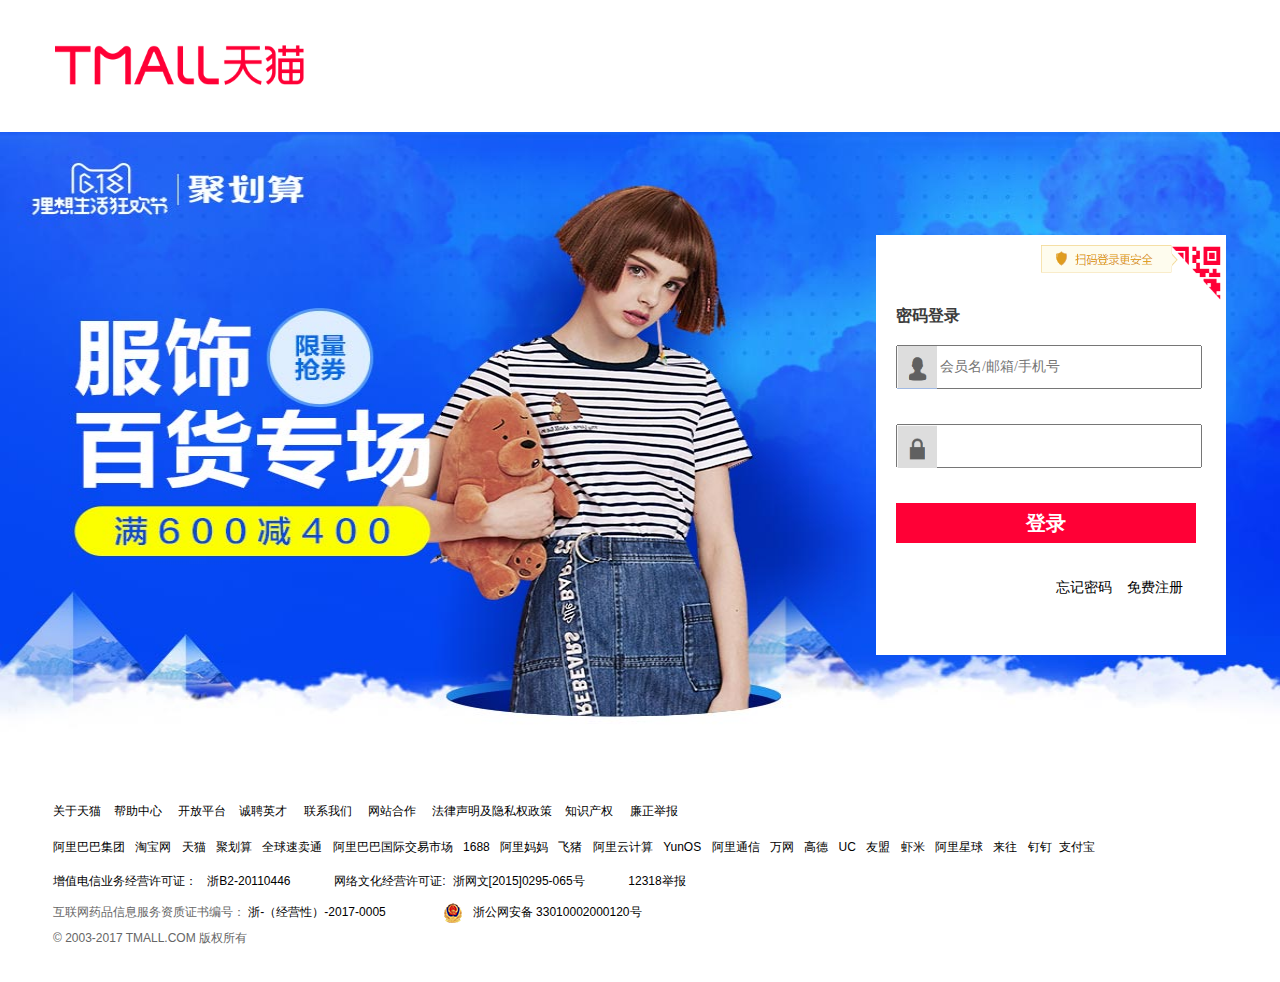
<file: html/login.html>
<!DOCTYPE html>
<html>
<head lang="en">
    <meta charset="UTF-8">
    <title>注册页面</title>
    <link rel="stylesheet" href="css/index.css"/>
    <link rel="stylesheet" href="css/wm.css"/>
    <link rel="shortcut icon" href="favicon.ico" type="image/x-icon"/>
    <script src="js/common.js"></script>
    <script src="js/jquery-1.12.2.js"></script>
    <script >
        $(function () {
            $('.wmtp1').mouseenter(function () {
                $('.wmdl_hnz').css({
                    'display':'block'
                })
            });
            $('.wmtp1').mouseleave(function () {
                $('.wmdl_hnz').css({
                    'display':'none'
                })
            })
            $('#dl').click(function () {
                var zh= $('#inp1').val();
                var miMa=$('#inp2').val();
                console.log(zh);
                if(zh=='一半湖北人'&& miMa=='123456'){
                   $(this).attr('href','../index.html')
               }else{
                alert('帐号或密码错误')
            }
            })
        })
    </script>
</head>
<body>
   <div class="wmtm">
       <a href="#"><img src="images/tianmao.png" alt=""/></a>
   </div> 
 <div class="wmtp">
     <a href="tianmaoshouye.html"><img src="images/bjt.jpg" alt=""/></a>
 </div>
   <!-- 登录页面 begin-->
  <div class="wmdl">
      <a href="#" class="wmtp1"><img src="images/dl.png" alt=""/></a>
      <div  class="fr wmdl_hnz" s><img src="images/ewm.png" alt=""/></div>
      <div class="wmmm">
          <span>密码登录</span>
      </div>
      <div class="wmfield1">
          <input type="text" placeholder="会员名/邮箱/手机号" id="inp1"  value="">
      </div>
      <div class="wmtx1">
          <img src="images/2017-06-04_194135.png" alt=""/>
      </div>
      <div class="wmfield2">
          <input type="password" id="inp2">
      </div>
      <div class="wmtx2">
          <img src="images/2017-06-04_194156.png" alt=""/>
      </div>
      <div class="wmfield3">
          <a href="#" id="dl"><span>登录</span></a>
      </div>
      <div class="wmma">
          <a href="wangjimima.html" class="wm1">忘记密码</a> <a href="zhuce.html" class="wm2">免费注册</a>
      </div>
  </div>
   <!--登录页面 end -->
   <!-- 底部导航 begin-->
  <div class="wmdb">
     <div class="tmgy1">
         <a href="#">关于天猫</a><a href="#">帮助中心</a> <a href="#">开放平台</a><a href="#">诚聘英才</a> <a href="#">联系我们</a>
         <a href="#">网站合作</a><a href="#"> 法律声明及隐私权政策</a><a href="#">知识产权</a> <a href="#"> 廉正举报</a>
     </div>
     <div class="tmgy2">
         <a href="#">阿里巴巴集团</a> <a href="#">淘宝网</a> <a href="#">天猫</a> <a href="#">聚划算</a>
         <a href="#">全球速卖通</a> <a href="#">阿里巴巴国际交易市场</a> <a href="#">1688 </a> <a href="#">阿里妈妈</a>
         <a href="#">飞猪 </a> <a href="#">阿里云计算</a> <a href="#">YunOS</a> <a href="#">阿里通信</a>
         <a href="#">万网</a> <a href="#">高德</a> <a href="#">UC</a> <a href="#">友盟</a>
         <a href="#">虾米</a> <a href="#">阿里星球</a> <a href="#"> 来往</a> <a href="#">钉钉</a><a href="#">支付宝</a>
     </div>
     <div class="tmgy3">
         <span>增值电信业务经营许可证：</span> <a href="#">浙B2-20110446</a>&nbsp;&nbsp;&nbsp;&nbsp;&nbsp;&nbsp;&nbsp;&nbsp;&nbsp;&nbsp;
         <span> 网络文化经营许可证:</span><a href="#">浙网文[2015]0295-065号</a>&nbsp;&nbsp;&nbsp;&nbsp;&nbsp;&nbsp;&nbsp;&nbsp;&nbsp;&nbsp;
         <a href="#"> 12318举报</a>
     </div>
      <div class="tmgy4">
          <span> 互联网药品信息服务资质证书编号：</span> <a href="#">浙-（经营性）-2017-0005</a>&nbsp;&nbsp;&nbsp;&nbsp;&nbsp;&nbsp;&nbsp;&nbsp;&nbsp;&nbsp;&nbsp;&nbsp;&nbsp;&nbsp;
          <img src="images/wz.png" alt=""/> &nbsp;&nbsp;<a href="#">浙公网安备 33010002000120号</a>
      </div>
      <div class="tmgy5">
       <span>© 2003-2017 TMALL.COM 版权所有</span>
      </div>
  </div>
<!--底部导航 end-->
</body>
</html>
</file>
<file: css/base.css>
@charset "UTF-8";
/*css 初始化 */
html, body, ul, li, ol, dl, dd, dt, p, h1, h2, h3, h4, h5, h6, form, fieldset, legend, img {
    margin: 0;
    padding: 0;  /*清除元素的内外边距*/
}
fieldset, img, input, button {
    border: none;
    padding: 0;
    margin: 0;
    outline-style: none;  /*外面环绕线*/
}
ul, ol {
    list-style: none;
}
/*去掉原样式中的小黑点*/
input {
    padding-top: 0;
    padding-bottom: 0;
    font-family: "SimSun", "宋体";  /*字体的自动识别*/
}
select, input {
    vertical-align: middle;
}
/*输入字居中显示*/
select, input, textarea {
    font-size: 12px;
    margin: 0;
}
/**/
textarea {
    resize: none;  /*不可以随意拖动*/
}
/*防止拖动*/
img {
    border: 0;
    vertical-align: middle; /*  去掉图片底部默认的3像素空白缝隙*/
}
table {
    border-collapse: collapse; /*合并外连线*/
}
body {
    font: 16px/150% "Microsoft Yahei", Arial, Verdana, "\5b8b\4f53"; /*unitedCode的写法，宋体的写法*/
    color: #666; /*150%基于当前字体尺寸的百分比行间距*/
    background: #fff;
}
.clearfix:before, .clearfix:after {
    /*清除浮动，最好最标准的写法*/
    content: "";
    display: table;
}
.clearfix:after {
    clear: both;
}
.clearfix {
    *zoom: 1; /*IE/7/6*/  /*兼容IE6下的写法*/
}
a {
    color: #666;   /*a 标签是不继承颜色 的*/
    text-decoration: none;
}
a:hover {
    color: #C81623;
}
h1, h2, h3, h4, h5, h6 {
    text-decoration: none;
    font-weight: normal;
    font-size: 100%;
}

s, i, em {  /*一般是起装饰作用*/
    font-style: normal;  /*去掉原有的样式*/
    text-decoration: none;  /*去掉下划线或是删除线*/
}

.col-red {
    color: #f10214 !important;/*京东主色调*/
}

/*公共类*/
.yk-inner {
    /*版心 提取 */
    width: 990px;
    margin: 0 auto;
}

.fl {
    float: left;
}

.fr {
    float: right;
}

.al {
    text-align: left;
}

.ac {
    text-align: center;
}

.ar {
    text-align: right;
}

.hide {
    display: none;
}
.pr{
    position: relative;
}
.pa{
    position: absolute;
}
/*css初始化结束*/
/*导航上方通栏开始*/
.yk-through{
    height: 150px;
    width: 100%;
    /*margin: 0 auto;*/
    background: url("../images/through.jpg") no-repeat;
    /*overflow: hidden;*/
    position: relative;
    /*margin-bottom: 500px;*/
}
.yk-through-cont{
    height: 120px;
}
.yk-through i{
    display: block;
    width: 92px;
    height: 98px;
    position: absolute;
    left: 50%;
    top: 50%;
    margin-left: -46px;
    margin-top: -60px;
    background: url("../images/bowulogo.png") no-repeat;

}
.yk-nav{
    font-size: 14px;
    font-family: "simsun";
    font-weight: 700;
    line-height: 30px;
    position: relative;
    height: 30px;

}
.yk-nav .yk-title{
    color: #fff;
    padding-right: 50px;
    margin-right: 20px;
    background: url("../images/arr-dn.png") no-repeat right;
}
.yk-nav .yk-title:hover{
    background: url("../images/arr-up.png") no-repeat right;
}
.yk-hide{
    display: none;
    background-color: #9e2218;
    position: absolute;
    width: 158px;
    line-height: 30px;
    top: 28px;
    left: -5px;
    text-indent: 1em;
    z-index: 100;
}
.yk-hide li a{
    color: #fff;
    font-weight: normal;
}
.yk-hide li a:hover{
    text-decoration: underline;
}
.yk-nav-ul li{
    float: left;
    margin-right: 15px;
}
.yk-nav-ul li a{
    color: #fff;
    
}
/*导航上方通栏结束*/
/*搜索框开始*/
.yk-box{
    position: relative;
}
.yk-keywords{
    position: absolute;
    z-index: 5;
    top: 45px;
    left:3px;
    width: 373px;
    border: 1px solid #eee;
    display: none;
}
.yk-keywords li{
    line-height: 24px;
    background-color: #fff;
    font-size: 12px;
}
.yk-search{
    margin-top: 0;
    height: 36px;
}
.yk-searchbox{
    float: left;
    width: 367px;
    height: 22px;
    padding: 4px 0 4px 8px;
    border: 3px solid #ff0036;
    border-right: none;
}
.yk-search .yk-tm{
    float: left;
    background-color: #ff0036;
    width: 80px;
    line-height: 36px;
    text-align: center;
    cursor: pointer;
    font-size: 16px;
    color: #fff;
    margin-right: 2px;
}
.yk-search .yk-bd{
    float: left;
    background-color: #333;
    width: 80px;
    line-height: 36px;
    text-align: center;
    cursor: pointer;
    font-size: 16px;
    color: #fff;
    margin-right: 80px;
}
/*搜索框结束*/

/*售后服务项目开始*/
.yk-serve{
    border-top: 1px solid #d1d7dc;

}
.yk-serve .yk-yqtb{
    width: 1180px;
    margin: 64px auto;
    padding-left: 50px;
}
.yk-serve .yk-yqtb li:first-child{
    margin-left: 40px;
}
.yk-serve .yk-yqtb li{
    position: relative;
    padding-left: 70px;
    margin-right: 90px;
    cursor: pointer;
}
.yk-serve .yk-yqtb .iconfont{
    height: 54px;
    font-size: 54px;
    color: #ff003a;
    position: absolute;
    left: 0;
    top: 20px;
}
.yk-serve .yk-yqtb .desc p{
    color: #b5b5b5;
    font-size: 14px;
    line-height: 24px;
}
.yk-serve .yk-yqtb .desc p:first-child{
    font-weight: 700;
    font-size: 16px;
    line-height: 26px;
    color:#333;
}
/*售后服务项目结束*/

/*指南开始*/
.yk-guide{
    margin: 0 auto;
    width: 1196px;
    border-top: 1px solid #ededed;
    padding-left: 110px;
    padding-top: 20px;
}
.yk-guide .yk-guide-in{
    margin-right: 140px;
    margin-left: 30px;
}
.yk-guide-in.sjtm{
    margin-right: 0;
}
.yk-guide .yk-guide-in dt{
    font-size: 16px;
    font-weight: 700;
    line-height: 34px;
}
.yk-guide .yk-guide-in dd{
    font-size: 12px;
    line-height: 20px;

}
.yk-guide .yk-guide-in dd a{
    color: #8b8b8b;
}
.yk-guide .yk-guide-in dd a:hover{
    text-decoration: underline;
}
.yk-guide .yk-guide-in.sjtm{
    margin-left: -20px;
}
/*指南结束*/


/*copyright开始*/
.yk-copyright{
    margin-top: 16px;
    border-top: 2px solid #ff0036;
    background-color: #000;
    font-size: 12px;
    padding-left: 80px;
    padding-bottom: 56px;
}
.yk-about{
    line-height: 34px;

}
.yk-about a{
    color: #fff;
    
}
.yk-about a:hover{
    text-decoration: underline;
}
.yk-cert{
    line-height: 28px;
}
/*copyright结束*/
</file>
<file: css/css.css>
@charset "UTF-8";
/*css 初始化 */
html, body, ul, li, ol, dl, dd, dt, p, h1, h2, h3, h4, h5, h6, form, fieldset, legend, img {
    margin: 0;
    padding: 0;  /*清除元素的内外边距*/
}
body {
    font: 12px/150% "microsoft yahei" ,"SimSun", "宋体",Arial, Verdana, "\5b8b\4f53"; /*unitedCode的写法，宋体的写法*/
    /*color: #666; /*150%基于当前字体尺寸的百分比行间距*/
    /*background: #F0F0F0;*/
}
table {
    border-collapse: collapse; /*合并外连线*/
}
ul, ol {
    list-style: none;
}
img {
    border: 0;
    vertical-align: middle; /*  去掉图片底部默认的3像素空白缝隙*/
}
a{
    text-decoration: none;
    /*color: #999999;*/
}
input {
    padding-top: 0;
    padding-bottom: 0;
    font-family: "SimSun", "宋体";  /*字体的自动识别*/
}
@font-face {
    font-family: 'iconfont';
    src: url('../font/iconfont.eot');
    src: url('../font/iconfont.eot?#iefix') format('embedded-opentype'),
    url('../font/iconfont.woff') format('woff'),
    url('../font/iconfont.ttf') format('truetype'),
    url('../font/iconfont.svg#iconfont') format('svg');
}
.iconfont{
    font-family:"iconfont" !important;
    font-size:16px;font-style:normal;
    -webkit-font-smoothing: antialiased;
    -webkit-text-stroke-width: 0.2px;
    -moz-osx-font-smoothing: grayscale;
}
/*--------------------------字体图标02*/
@font-face {
    font-family: 'iconfont';
    src: url('../font_02/iconfont.eot');
    src: url('../font_02/iconfont.eot?#iefix') format('embedded-opentype'),
    url('../font_02/iconfont.woff') format('woff'),
    url('../font_02/iconfont.ttf') format('truetype'),
    url('../font_02/iconfont.svg#iconfont') format('svg');
}
.iconfont{
    font-family:"iconfont" !important;
    font-size:16px;font-style:normal;
    -webkit-font-smoothing: antialiased;
    -webkit-text-stroke-width: 0.2px;
    -moz-osx-font-smoothing: grayscale;
}
/*顶部开始*/
.w{
    width: 1190px;
    margin: 0 auto;
}
.fl{
    float: left;
}
.fr{
    float: right;
}
.topBanner{
    width: 100%;
    height: 26px;
    background-color: #f2f2f2;
}
/*导航栏左边超链接*/
.topBanner .flul li{
    float: left;
    color: #999999;
    margin-right:  20px;
    line-height: 26px;
    font-family: "SimSun", "宋体"
}
.flul li a{
    color: #999999;
}
.flul li a:hover{
    color: #ff0036;
    text-decoration: underline;
}
/*左边的第一个图标*/
.flul .iconfont{
    font-size: 12px;
    color:#ff0036 ;
    font-weight: bold;
    margin-right: 4px;
}
/*导航栏右边超链接*/
.topBanner .frul>li{
    float: left;
    color: #999999;
    margin-right: 14px;
    line-height: 26px;
    text-align: center;

}
.topBanner .frul .frulFirst{
    border-right: 1px solid #f2f2f2;
    border-left: 1px solid #f2f2f2;
    width: 72px;
    height: 26px;
}
/*网站导航的宽度*/
.frul .lieB{
    width: 84px;
    height: 26px;
    /*padding-right: 5px;*/
    border-right: 1px solid #f2f2f2;
    border-left: 1px solid #f2f2f2;
}
.topBanner .frul .frulFirst:hover{
    background-color: #fff;
}
/*右边的超链接*/
.frul>li a{
    color: #999999;
    font-family: "SimSun", "宋体";
}
.frul>li a:hover{
    color: #ff0036;
    text-decoration: underline;
    font-family: "SimSun", "宋体";
}
/*右边的顶部通栏字体图标*/
.frul .frulone span{
    font-size: 12px;
    font-weight: bold;
    color: #ff0036;
    margin-right: 2px;
}
.frul .frulcar span{
    color: #ff0036;
    margin-right: 2px;
    /*margin-left: 4px;*/
}
.frul .frulFive span{
    font-size: 12px;
    color: #ff0036;
    /*color: red;*/
    margin-right: 2px;
    font-weight: bold;
}

.frul .lieB span{
    font-size: 12px;
    font-weight: bold;
    color: #ff0036;
    margin-right: 2px;
}
/*倒三角的字体颜色*/
.frul .frulFirst a #pwchao{
    color: #bbbbbb;
}
.frul .frulFour span{
    color: #bbbbbb;
    /*position: relative;*/
    /*top: 2px;*/
}
.frul .frulLast span{
    /*position: relative;*/
    /*top: 2px;*/
    color: #bbbbbb;
}
#lieB .daoSj{
    color: #bbbbbb;
}
/*右边超链接的下拉框 ul*/
.frul li .chilUl{
    /*color: red;*/
    height: 32px;
    position: absolute;
    /*left: 640px;*/
    line-height: 20px;
    border: 1px solid #f2f2f2;
    border-top: 0px;
    padding: 8px 12px 16px 12px;
    margin-top: -2px;
    margin-left: -1px;
    background-color: #fff;
    display: none;
    z-index: 99;
}
.frul li .chilUl a{
    color: #666666;
}
.frul li .chilUl a:hover{
    color: #ff0036;
    text-decoration: underline;
}

.frul .shuX span{
    color: #cccccc;
    margin-left: -10px;
}
/*右边超链接的下拉框 ul*/
.frul .frulFour{
     width: 60px;         /*收藏夹的宽度*/
     height: 26px;
    border-right: 1px solid #f2f2f2;
    border-left: 1px solid #f2f2f2;
 }
/*收藏夹的移入事件*/
.frul .frulFour:hover{
    background-color: #fff;
}
/*隐藏的收藏夹*/
.frul li .eq01{
    color: #666666;
    height: 32px;
    width: 58px;
    position: absolute;
    line-height: 20px;
    padding: 8px 12px 16px 12px;
    border: 1px solid #f2f2f2;
    border-top: 0px;
    margin-top: -2px;
    margin-left: -1px;
    background-color: #fff;
    /*z-index: 99;*/
    display: none;

}
.frul li .eq01 a{
    color: #666666;
}
.frul li .eq01 a:hover{
    color: #ff0036;
    text-decoration: underline;
}
.frul .frulFiveimg>img{
    height: 228px;
    width: 175px;
    border:1px solid #d4d4d4;;
    margin-top: -1px;
    position: absolute;
    left: 860px;
    display: none;
}
/*商家支持*/
.topBanner .frulLast{
    border-right: 1px solid #f2f2f2;
    border-left: 1px solid #f2f2f2;
    width: 72px;
    height: 26px;
}
.topBanner .frulLast:hover{
    background-color: #fff;
}
.frulLast .last01{
    width: 119px;
    height: 175px;
    padding: 5px 12px 5px 10px ;
    position: absolute;
    left: 1021px;
    border: 1px solid #f2f2f2;
    border-top: 0px;
    line-height: 22px;
    margin-top: -2px;
    text-align: left;
    background-color: #fff;
    display: none ;
}
.frulLast .last01 li a{
    color: #666666;
}
.frulLast .last01 a:hover{
    color: #ff0036;
}
.frulLast .last01>.sjFl{
    color: #787878;
    font-size: 12px;
}
.frulLast .last01>div{
    border-top: 1px dotted #827777;
    border-bottom: 1px dotted #827777;
    margin-top: 9px;
}

/*帮助中心*/
.frulLast .last01 div h3{
    color: #787878;
    font-size: 12px;
}
.frulLast .last01 div a{
    color: #787878;
}
/**-----------------网站导航隐藏最大盒子 */

.frul .lieB>div{
    width: 1175px;
    height: 251px;
    border: 1px solid #f2f2f2;
    border-top: 0px;
    position: absolute;
    right: 102px;
    margin-top: -1px;
    /*background-color: #fff;*/
    background-color: #fbfef2;
}
.frul .lieB:hover{
    background-color: #fff;
}
/*------网站导航隐藏最大盒子第一个div---- */
.bigYcang{
    display: none;
}
.bigLA {
    float: left;
    width: 375px;
    height: 200px;
    margin: 24px 0 26px 29px;
    border-right: 1px solid #f5f5f5;
}

.bigLA .pwcUlone{
    float: left;
    margin-top: 13px;
}
.bigLA .pwcUlone li{
    text-align: left;
    line-height: 28px;
}
.bigLA .pwcUlone li a{
    /*color: #666666;*/
    color: #f10180;
    font-weight: bold;
}
.bigLA .pwcUlone li a:hover{
    /*color: #f56a00;*/
    /*font-size: 12px;*/
    font-weight: bold;
    color: #f10180;
}

.bigLA h3{
    font-size: 18px;
    text-align: left;
    color: #ff0036;
    font-weight: bold;

}

/*大隐藏盒子的第二个ul标签*/
.bigLA .pwcUltwo{
    margin-top: 13px;
    margin-left: 48px;
}

.bigLA .pwcUltwo li{
    line-height: 28px;
    text-align: left;
}
.bigLA .pwcUltwo li a{
    color: #f10180;
    font-weight: bold;
}
.bigLA .pwcUltwo li a:hover{
    color: #f10180;
    /*font-size: 14px;*/
    font-weight: bold
}

/*大隐藏盒子的第三个ul标签*/
.bigLA .pwcUlthree{
    margin-top: 13px;
    margin-left: 48px;
}
.bigLA .pwcUlthree li{
    line-height: 28px;
    text-align: left;
}
.bigLA .pwcUlthree li a{
    /*color: #666666;*/
    color: #f10180;
    font-weight: bold;
}
.bigLA .pwcUlthree li a:hover{
    /*font-size: 14px;*/
    font-weight: bold;
}
/*大隐藏盒子的第四个ul标签*/
.bigLA .pwcUlfour{
    margin-top: 13px;
    margin-left: 48px;
}
.bigLA .pwcUlfour li{
    line-height: 28px;
    text-align: left;
}
.bigLA .pwcUlfour li a{
    color: #f10180;
    font-weight: bold;
}
.bigLA .pwcUlfour li a:hover{
    font-weight: bold;
    /*font-size: 14px;*/
}

/*网站导航隐藏最大盒子第二个div */

.bigLB{
    float: left;
    width: 375px;
    height: 200px;
    margin: 24px 0 26px 29px;
    border-right: 1px solid #f5f5f5;
}
.bigLB h3{
    font-size: 18px;
    text-align: left;
    color: #336fd7;
    font-weight: bold;
}
/*网站导航隐藏最大盒子第二个div  */
/* *-----第一个ul-----*/
.bigLB .pwcbigLBone{
    /*float: left;*/
    margin-top: 13px;
}
.bigLB .pwcbigLBone li{
    line-height: 28px;
    text-align: left;
}
.bigLB .pwcbigLBone a{
    color: #05bba9;
    font-weight: bold;
}
.bigLB .pwcbigLBone li a:hover{
    color: #05bba9;
    font-weight: bold;
}
/* *-----第二个ul-----*/
.bigLB .pwcbigLBtwo{
    margin-top: 13px;
    margin-left: 65px;
}
.bigLB .pwcbigLBtwo li{
    line-height: 28px;
    text-align: left;
}
.bigLB .pwcbigLBtwo li a{
    /*color: #666666;*/
    font-weight: bold;
    color: #05bba9;
}
.bigLB .pwcbigLBtwo li a:hover{
    color: #05bba9;
    font-weight: bold;
}

/* *-----第三个ul-----*/
.pwcbigLBthree{
    margin-top: 13px;
    margin-left: 65px;
}
.bigLB .pwcbigLBthree li{
    line-height: 28px;
    text-align: left;
}
.bigLB .pwcbigLBthree li a{
    color: #05bba9;
    font-weight: bold;
}
.bigLB .pwcbigLBthree li a:hover{
    color: #05bba9;
    font-weight: bold;
}

/* *-----第四个ul-----*/
.pwcbigLBfour{
    margin-top: 13px;
    margin-left: 65px;
}
.bigLB .pwcbigLBfour li{
    line-height: 28px;
    text-align: left;
}
.bigLB .pwcbigLBfour li a{
    color: #05bba9;
    font-weight: bold;
}
.bigLB .pwcbigLBfour li a:hover{
    color: #05bba9;
    font-weight: bold;
}
/*网站导航隐藏最大盒子第三个div  */
.bigLC{
    float: left;
    width: 175px;
    height: 200px;
    margin: 24px 0 26px 30px;
    border-right: 1px solid #f5f5f5;
}
.bigLC h3{
    font-size: 18px;
    text-align: left;
    color: #ff4d6a;
    font-weight: bold;
}
/*-------第一个ul-------*/
.bigLC .pwcbigLBone{
    margin-top: 13px;
}
.bigLC .pwcbigLBone li{
    line-height: 28px;
    text-align: left;
}
.bigLC .pwcbigLBone li a{
    color: #ff6061;
    font-weight: bold;
}
.bigLC .pwcbigLBone li a:hover{
    font-weight: bold;
    color: #ff6061;
}
/*-------第二个ul-------*/

.bigLC .pwcbigLBtwo{
    margin-top: 13px;
    margin-left: 36px;
}
.bigLC .pwcbigLBtwo li{
    line-height: 28px;
    text-align: left;
}
.bigLC .pwcbigLBtwo a{
    color: #ff6061;
    font-weight: bold;
}
.bigLC .pwcbigLBone li a:hover{
    color: #ff6061;
    font-weight: bold;
}

/*网站导航隐藏最大盒子第四个div  */
.bigLD{
    float: left;
    width: 125px;
    height: 200px;
    margin: 24px 0 26px 30px;
}
.bigLD h3{
    font-size: 18px;
    text-align: left;
    color: #666666;
    font-weight: bold;
}
.bigLD .pwcbigLBone li{
    line-height: 32px;
    text-align: left;
}

.bigLD .pwcbigLBone li a{
    color: red;
    font-weight: bold;
}
.bigLD .pwcbigLBone li a:hover{
    font-size: 14px;
}
/*-------------网站导航隐藏最大盒子第一个div -----火  */
.pwcUlone .hotone{
    color: #ff0036;
    position: absolute;
    top: 110px;
    left: 80px;
}
.pwcUltwo .hottwo{
    color: #ff0036;
    position: absolute;
    top: 82px;
    left: 175px;
}
.pwcUlthree .hotone{
    color: #ff0036;
    position: absolute;
    top: 53px;
    left: 271px;
}
.pwcUlthree .hottwo{
    color: #ff0036;
    position: absolute;
    top: 112px;
    left: 257px;
}
.pwcUlfour .hotone{
    color: #ff0036;
    position: absolute;
    top: 54px;
    left: 369px;
}
/**-------------网站导航隐藏最大盒子第二div -----火  **/
.pwcbigLBtwo .hotone{
    color: #ff0036;
    position: absolute;
    top: 141px;
    left: 572px;
}
.pwcbigLBthree .hotone{
    color: #ff0036;
    position: absolute;
    top: 55px;
    left: 685px;
}
.pwcbigLBthree .hottwo{
    color: #ff0036;
    position: absolute;
    top: 85px;
    left: 674px;
}
.pwcbigLBfour .hotone{
    color: #ff0036;
    position: absolute;
    top: 113px;
    left: 775px;
}
/*header头部开始*/
.header{
    height: 85px;
    width: 100%;
    /*background-color: pink ;*/
    background-color: #ffffff ;
    border-top: 1px solid #e5e5e5;
}
/*天猫logo*/
.header .headerLogo{
    margin-top: 23px;
}
/*------------------------店铺名称*/
.header .pwcQjd{
    height: 38px;
    width: 142px;
    margin-top: -8px;
    vertical-align: bottom;
    border-left: 1px solid #f0f0f0;
    /*border-right: 1px dotted #f0f0f0;*/
    margin-left: 23px;
}
.header .pwcQjd>div{
    margin-left: 10px;
}
.header .pwcQjd .pwcQjdone>p>a{
    font-size: 12px;
    font-weight: bold;
    color:#333333 ;
    font-family: "microsoft yahei";
}
.header .pwcQjd .pwcQjdone>p>a:hover{
    text-decoration: underline;
}
.header .pwcQjd>div>div{
    height: 14px;
    width: 50px;
    background-color: #f4c985;
    border-radius: 2px;
    text-align: center;
    line-height: 14px;
    border: 1px solid #e7ba77;
    font-family: "microsoft yahei";
}

/*---------------------------旺旺头像*/
.header .pwcQjd>div>a{
    position: absolute;
    top:63px;
    left: 318px;
    font-size: 16px;
    color: #1c9eff;
}
.header .pwcfuWu{
    height: 38px;
    width: 120px;
    float: left;
    margin-top: -8px;
    margin-left: 16px;
    border-right:  1px solid #f0f0f0;
}
.header .pwcfuWu>span{
    color: #999999;
}
.header .pwcfuWu>p{
    color: #ff0036;
    /*font-weight: bold;*/
}
.header .pwcfuWu>p>span{
    font-weight: bold;
}
.header .pwcfuWu>a{
    width: 6px;
    position: absolute;
    top: 50px;
    left: 508px;
    color: #cccccc;
}
/*手机二维码*/
.pwcSj{
    height: 38px;
    width: 36px;
    margin-left: 12px;
    margin-top: -8px;
    float: left;
}
.pwcSj>p{
    color: #999999;
}
.pwcSj>p>img{
   margin-left: 6px;
}
.pwcSj>span{
    position: absolute;
    width: 6px;
    top: 61px;
    left: 570px;
    color: #cccccc;
}
.pwcSj .pwcSjimg{
    height: 178px;
    width: 160px;
    border: 1px solid #e4e4e4;
    border-bottom: 0px;
    position: absolute;
    left: 530px;
    /*top: 20px;*/
    /*margin-top: 12px;*/
    display: none;
}
/*搜索框开始*/
.pwcSs{
    margin-top: -8px;
}
.header .pwcSs input{
    height: 30px;
    width: 375px;
    border: 3px solid #ff0036;
    text-indent: 6px;
    margin-left: 135px;
}
.header .pwcSs .pwcbtnone{
    height: 36px;
    width: 80px;
    background-color: #ff0036;
    display: inline-block;
    text-align: center;
    line-height: 36px;
    color: #ffffff;
    font-size: 16px;
    vertical-align: top;
}
.header .pwcSs .pwcbttwo{
    height: 36px;
    width: 80px;
    background-color: #333333;
    display: inline-block;
    text-align: center;
    line-height: 36px;
    color: #ffffff;
    font-size: 16px;
    vertical-align: top;
    margin-left: 2px;
}
/* ---------------------店铺动态评分*/
.header .pwcPfen{
    position: absolute;
    width: 268px;
    height: 280px;
    border: 1px solid #e5e5e5;
    border-top: 0px;
    left: 251px;
    top: 75px;
    background-color: #fff;
    /*padding-left: 12px;*/
    padding: 18px 0 10px 10px;
    display: none;
}
.pwcPfen .firstpwcPfen .firstpwcPfenone li{
    margin-top: 3px;
    line-height: 20px;
    font-size: 14px;
    color: #959595;
}
.pwcPfen .firstpwcPfen .firstpwcPfenone li>span{
    color: #0000ee;
}
.pwcPfen .firstpwcPfen .firstpwcPfetwo{
    float: right;
    margin-right: 55px;
}
.pwcPfen .firstpwcPfen .firstpwcPfetwo li{
    margin-top: 3px;
    line-height: 20px;
    font-size: 14px;
    color: #959595;
}
.pwcPfen .firstpwcPfen .firstpwcPfetwo li>span{
    color: #ff0036;
    font-weight: bold;
    margin-right: 2px;
}

/*-----------------店铺服务:*/
.pwcPfen .firstpwcFw{
    height: 117px;
    width: 250px;
    /*padding: 14px 0;*/
    margin-top: 14px;
    border-top: 1px dotted #dbdbdb;
    /*border-bottom: 1px dotted #dbdbdb;*/
}
.pwcPfen .firstpwcFw .firstpwcFwH4{
    margin-top: 14px;
}
.pwcPfen .firstpwcFw .firstpwcFwone{
    margin-top: 10px;
}
.pwcPfen .firstpwcFw .firstpwcFwone li{
    line-height: 22px;
}
.pwcPfen .firstpwcFw .firstpwcFwone li>a{
    color: #1c9eff;
}
.firstpwcFw .firstpwcFwoneA #A{
   color: #999999;
}
.firstpwcFw .firstpwcFwoneA>#A:hover{
    text-decoration: underline;
    font-weight: bold;
    color: #ff0036;
}
/*-----------------收藏本店:*/
.firstpwcsC {
    /*padding-top: 16px;*/
    margin-top: 16px;
    padding-top: 10px;
    border-top:1px dotted #dbdbdb;
}

.firstpwcsC .firstpwcsCone>a{
    height: 28px;
    width: 98px;
    display: inline-block;
    background-color: #f2f2f2;
    color: #404040;
    font-size: 14px;
    font-weight: bold;
    text-align: center;
    line-height: 28px;
    margin-left: 10px;
}
.firstpwcsC .firstpwcsCtwo a{
    height: 28px;
    width: 98px;
    display: inline-block;
    background-color: #ff0036;
    color: #ffffff;
    font-size: 14px;
    font-weight: bold;
    text-align: center;
    line-height: 28px;
    margin-left: 39px;
    margin-right: 10px;
}
</file>
<file: css/index.css>
@charset "UTF-8";

* {
    padding: 0;
    margin: 0;
}
/*body{*/
    /*position: relative;*/
    /*height: 5000px;*/
/*}*/
li, ul {
    list-style: none;
}
a{
    text-decoration: none;
}
.topBanner {
    width: auto;
    /*height: 265px;*/
    margin: 0 auto;
    background-color: white;
}

.main {
    width: 990px;
    /*height: 3000px;*/
    margin: 0 auto;
    /*background-color: yellow;*/
}

.syj_slider {
    position: relative;
    height: 635px;
    width: 1920px;
    left: 50%;
    margin-left: -960px;
}

.syj_slider .syj_img_ul li {
    position: absolute;
    top: 0;
    left: 0;
    opacity: 0;

}
.syj_img_ul img{
    height: 625px;
    width: 1920px;
}
.syj_slider ul li.syj_img_show {
    opacity: 1;

}

.syj_arrow {
    opacity: 0;
}

.syj_arrow_r, .syj_arrow_l {
    position: absolute;
    top: 50%;
    margin-top: -40px;
    height: 80px;
    width: 60px;
    font: 400 40px/80px consolas;
    color: #fff;
    text-align: center;
    cursor: pointer;
    background: rgba(0, 0, 0, .2);
}

.syj_arrow_l {
    position: absolute;
    left: 350px;
}

.syj_arrow_r {
    position: absolute;
    right: 350px;
}

.syj_arrow_l:hover,
.syj_arrow_r:hover {
    background: rgba(0, 0, 0, .6);
}

.syj_circle {
    position: absolute;
    left: 50%;
    margin-left: -180px;
    bottom: 38px;
    opacity: 0;
    /*background-color: blue;*/
}

.syj_circle ul li {
    float: left;
    height: 38px;
    width: 38px;
    line-height: 38px;
    color: hotpink;
    border-radius: 50%;
    cursor: pointer;
    margin-left: 10px;
    border: 1px solid #888888;
    font-size: 30px;
    text-align: center;
}

.syj_circle ul li.syj_current {
    background-color: #666666;
    opacity: 0.6;
}

/*侧边栏开始*/

.syj_subNav{
    position: fixed;
    top: 50px;
    left: 0px;
    width: 50px;
    height: 310px;
    opacity: 0;
    border-radius: 15%;
}
.syj_subNav ul li{
    width: 45px;
    height: 40px;
    line-height: 40px;
    margin: 10px 2px;
    cursor: pointer;
    text-align: center;
    font-size: 20px;
    font-weight: bold;
    border: 1px solid yellowgreen;
    border-radius: 10%;
    background-color: yellowgreen;

}
.syj_subNav ul li:hover{
    background-color: hotpink;
}
</file>
<file: css/bass1.css>
html, body, ul, li, ol, dl, dd, dt, p, h1, h2, h3, h4, h5, h6, form, fieldset, legend, img {
    margin: 0;
    padding: 0;  /*清除元素的内外边距*/
}

fieldset, img, input, button {
    border: none;
    padding: 0;
    margin: 0;
    outline-style: none;  /*外面环绕线*/
}

ul, ol {
    list-style: none;
}

/*去掉原样式中的小黑点*/
input {
    padding-top: 0;
    padding-bottom: 0;
    font-family: "SimSun", "宋体";  /*字体的自动识别*/
}

select, input {
    vertical-align: middle;
}

/*输入字居中显示*/
select, input, textarea {
    font-size: 12px;
    margin: 0;
}

/**/
textarea {
    resize: none;  /*不可以随意拖动*/
}

/*防止拖动*/
img {
    border: 0;
    vertical-align: middle; /*  去掉图片底部默认的3像素空白缝隙*/
}

table {
    border-collapse: collapse; /*合并外连线*/
}

body {
    font: 12px/150% Arial, Verdana, "\5b8b\4f53"; /*unitedCode的写法，宋体的写法*/
    color: #666; /*150%基于当前字体尺寸的百分比行间距*/
    background: #fff;
}

.clearfix:before, .clearfix:after {
    /*清除浮动，最好最标准的写法*/
    content: "";
    display: table;
}

.clearfix:after {
    clear: both;
}

.clearfix {
    *zoom: 1; /*IE/7/6*/  /*兼容IE6下的写法*/
}

a {
    color: #666;   /*a 标签是不继承颜色 的*/
    text-decoration: none;
}

a:hover {
    color: #C81623;
}

h1, h2, h3, h4, h5, h6 {
    text-decoration: none;
    font-weight: normal;
    font-size: 100%;
}

s, i, em {  /*一般是起装饰作用*/
    font-style: normal;  /*去掉原有的样式*/
    text-decoration: none;  /*去掉下划线或是删除线*/
}

.col-red {
    color: #C81623 !important;/*京东主色调*/
}

/*公共类*/

.fl {
    float: left;
}

.fr {
    float: right;
}

.al {
    text-align: left;
}

.ac {
    text-align: center;
}

.ar {
    text-align: right;
}

.hide {
    display: none;
}

/*css初始化完成*/
</file>
<file: css/wm.css>
/*��Ʒ���ʲ��� begin*/
.wm{
    margin-top:10px;
    margin-bottom:10px;
    display: none;
}
.wm .dingd{
    display: inline-block;
    height:162px;

}
/*��Ʒ���ʲ��� end*/
/*�ʹ����� begin*/
.wm1 {
    height:340px;
    margin-bottom:47px;
    display: none;
}
.wm1 .ggcb{
    display: inline-block;
    width:490px;
    height:340px;
    float: left;
}
.wm1 .ggcb img{
    width:490px;
    height:340px;
}
.wm1 .ggpw{
    display: inline-block;
    width:490px;
    height:340px;
    float: right;
}
.wm1 .ggpw img{
    width:490px;
    height:340px;
}
/*�ʹ����� end*/
/*��Ʒ�ϼܲ��� begin*/
.wmxp{
    width:400px;
    height:130px;
    margin:0 auto;
    /*margin-bottom:29px;*/
}
.wmxp img{
    width: 400px;
    height: 130px;
}
/*��Ʒ�ϼܲ��� end*/
/*���岿��*/
.wmzt{
    height:500px;
}
.wmzt img {
    width: 730px;
    height: 500px;
    float:left;
}
.wmzt .wmright{
    height: 500px;
    width: 250px;
    float: right;
}
.wmzt .wmright .wmtp1{
    display:inline-block;
    width: 250px;
    height:245px;
}
.wmzt .wmright .wmtp1 img {
    width: 250px;
    height:245px;
}

.wmzt .wmright .wmtp2{
    display:inline-block;
    width: 250px;
    height:245px;
}
.wmzt .wmright .wmtp2 img {
    width: 250px;
    height:250px;
}
/*���岿��*/
</file>
<file: css/lunbo.css>
@charset "UTF-8";
.wm_run_main{
    width: 990px;
    height: 500px;
    overflow: hidden;
    position: relative;
    /*background-color: red;*/
}
.wm_run_main ul{
    width: 3000px;
    height: 500px;
    position: absolute;
    /*background-color: red;*/
}
.wm_run_main ul li{
    float: left;
}
.wm_run_main ul li .wmzt a{
    margin-right: 10px;
}
.wm_run_main ul li .wmzt a img{
    width: 730px;
    height: 500px;
}
</file>
<file: css/wdz.css>
@charset "Utf-8";
@font-face {font-family: 'iconfont';
    src: url('../font/iconfont.eot'); /* IE9*/
    src: url('../font/iconfont.eot?#iefix') format('embedded-opentype'), /* IE6-IE8 */
    url('../font/iconfont.woff') format('woff'), /* chrome、firefox */
    url('../font/iconfont.ttf') format('truetype'), /* chrome、firefox、opera、Safari, Android, iOS 4.2+*/
    url('../font/iconfont.svg#iconfont') format('svg'); /* iOS 4.1- */
}
.iconfont{
    font-family:"iconfont" !important;
    font-size:16px;font-style:normal;
    -webkit-font-smoothing: antialiased;
    -webkit-text-stroke-width: 0.2px;
    -moz-osx-font-smoothing: grayscale;}
*{
    padding: 0;
    margin: 0;
    list-style: none;
}
a{
    text-decoration: none;
    color: white;
}
body{
    height: 1000px;
}
/*右边的黑状态栏开始*********************************/
/*所有李标签*/
.statu_bar{
    height: 100%;
    width: 35px;
    background-color: black;
    position: fixed;
    top:0;
    right: 0;
    z-index: 100000;
}
.statu_bar ul{
    width: 35px;
    position: absolute;
    top: 50%;
    margin-top:-130px;


}
.statu_bar ul li{
    width: 100%;
    height: 35px;
    border: 1px solid #000;
    cursor: pointer;
    position: relative;
}
.statu_bar li>a{
     /*color:#fff;*/
     float: left;
     width: 100%;
     height: 100%;
     font:normal 22px/35px "microsoft yahei";
     text-align: center;
 }

/*购物车不一样*/
.statu_bar ul li.car1{
    text-align: center;
    height:120px;

}
.statu_bar ul .carr{
    display:inline-block;
    width: 20px;
    height: 100px;
    font:normal 20px/20px "microsoft yahei";
    margin: 10px 8px;
}
.statu_bar .carr:hover .iconfont{
    color: white;
}
.statu_bar .carr .iconfont{
    color: red;
}
.statu_bar  .goCar{
    font:normal 14px/20px "microsoft yahei";
}
.statu_bar .iconfont:hover .statu_bar ul li{
    background: pink;
}
/*最后下面两个*/
.statu_bar .ewmli,.statu_bar .toTopli{
    width: 35px;
    height: 35px;
    position: absolute;
    font:normal 22px/35px "microsoft yahei";
}
.statu_bar .ewmli a,.statu_bar .toTopli a{
    float: left;
    width: 100%;
    height: 100%;
    font:normal 22px/35px "microsoft yahei";
    text-align: center;
}
.statu_bar .toTopli{
    bottom: 0;
}
.statu_bar .ewmli{
    bottom: 35px;
}
.ewmli:hover,.toTopli:hover{
    backgroundColor:#FF3C1F;
}
/*每个图标字体的解释-------------------------------*/
.statu_bar ul li .explain{
    position: absolute;
    width: 100px;
    height: 35px;
    background-color: #494949;
    left: -150px;
    text-align: center;
    line-height: 35px;
    color:#fff;
    display: none;
}
.statu_bar  .explain em{
    position: absolute;
    right: -16px;
    top: 8px;
    height: 0;
    border: 8px solid rgba(0,0,0,0) ;
    border-left-color:rgba(73,73,73,1);
}
/*二维码页面*/
.ewmli .erweimadiv{
    position: absolute;
    left: -150px;
    bottom: 0;
    height: 150px;
    width: 150px;
    background-color: #FF3C1F;
    border-radius: 5px;
    display: none;
}

.ewmli .erweimadiv em{
    position: absolute;
    right: -16px;
    bottom: 8px;
    border: 8px solid rgba(0,0,0,0) ;
    border-left-color:#FF3C1F;
}
.ewmli .erweimadiv a.pic{
    margin-top: 10px;
    height: 100px;
}
.ewmli .erweimadiv img {
    width: 100px;

}
.ewmli .erweimadiv s{
    height: 26px;
    font:bold 14px/26px "simsun";
    text-decoration: none;

}
.ewmli .erweimadiv .ewm-info:hover{
    color: #D0D8E2;
    font-size: 16px;
}
.ewmli .iconfont:hover .erweimadiv{
    display: inline-block;
}
/*右边的黑状态栏结束*********************************/
/*登录界面*/
.userlogin{
    position: absolute;
    left: -301px;
    height: 400px;
    width: 300px;
    border: 1px solid grey;
    background-color: #fff;
    top:0px;


}
.userlogin em{
    position: absolute;
    right: -16px;
    top: 188px;
    height: 0;
    border: 8px solid rgba(0,0,0,0) ;
    border-left-color:#fff;
}
.userlogin span.close-login{
    position: absolute;
    right: 5px;
    top:5px;
    background-color: #adadad;
    height: 20px;
    width: 20px;
    text-align: center;
    line-height: 20px;
    font-size: 20px;
    cursor: pointer;

}
.userlogin span.close-login:hover{
    background-color: #6e6e6e;
    color:#fff;
}
.userlogin h5{
    height:30px;
    font:normal 20px/30px "microsoft yahei";
    top: 87px;
    left: 29px;
    position: absolute;
}

.userlogin img.sas{
    width: 150px;
    position: absolute;
    left: 75px;
    top: 120px;
}
.userlogin .passlogin{
    position: absolute;
    width: 50px;
    right: 5px;
    top: 18px;
}
.userlogin .passlogin .noticeimg{
    position: absolute;
    left: -198px;
    top:20px;
}
.userlogin .saosao{
    height: 40px;
    position: absolute;
    top: 297px;
    left: 54px;
    width: 195px;
}

.userlogin .saosao img{
    float: left;
}
.userlogin .saosao .saosao-info{
    float: left;
    font-size: 12px;
    line-height: 20px;
    margin-left:10px;
    color: #555;
}
.userlogin .saosao .saosao-info a{
    font-size: 12px;
    height: 20px;
    width: 30px;
    float: none;
    color: #ff0036;
    line-height: 20px;

}
.userlogin .saosao .saosao-info p{
    height: 20px;
    line-height: 20px;
}
.userlogin .saosao .saosao-info a:hover{
    text-decoration: underline;
}
.userlogin .shortcut-login{
    position: absolute;
    text-align: right;
    right: -30px;
   bottom: -40px;

}
.userlogin .shortcut-login a{
    font-size: 12px;
    height: 20px;
    width: 30px;
    float: none;
    color: #707070;
    line-height: 20px;
}

/*密码登录区**************************/

.usernamediv{
    position: absolute;
    height: 40px;
    width: 240px;
    background-color: pink;
    top: 170px;
    left: 30px;
    border: 1px solid #695666;
}
.usernamediv:hover{
    border-color: #000;
}
.usernamediv span{
    float: left;
    height: 40px;
    width: 40px;
    background: url("../images/loginimg.jpg") no-repeat center center;
}
.usernamediv input{
    height: 40px;
    width: 200px;
    outline-style: none;
    border: 0;

}
.userpassdiv{
    position: absolute;
    height: 40px;
    width: 240px;

    top: 240px;
    left: 30px;
    border: 1px solid #695666;
}
.userpassdiv:hover{
    border-color: #000;
}
.userpassdiv span{
    float: left;
    height: 40px;
    width: 40px;
    background: url("../images/passwordImg.jpg") no-repeat center center;
}
.userpassdiv input{
    height: 40px;
    width: 200px;
    outline-style: none;
    border: 0;


}

.loginBar {
    background-color: #ff0036;
    height: 40px;
    width: 240px;
    font:bold 16px/40px "microsoft yahei";
    color: #fff;
    text-align: center;
    position: absolute;
    left: 30px;
    top: 306px;
    border: 1px solid #695666;
    cursor: pointer;
}
.loginBar:hover{
    background-color: #ff2313;
    border-color: #000;
}

.form2 .write div,.form2{
    display: none;
}
.userlogin{
    display: none;
}

/*密码登录区*********end*****************/


/*<!--左边轮播图引导----------begin---------------------------->*/
.statu-left{
    height: 100px;
    width: 10px;
    padding:0 5px 10px 5px;
    background-color: rgba(55,55,55,0.4);
    position: absolute;
    top:50%;
    margin-top: -55px;
    left: 50px;
    border-radius: 10px;
    position: fixed;
    display: none;
}
.statu-left li{
    width: 10px;
    height: 10px;
    list-style:none;
    border-radius: 50%;
    background-color: #fff;
    margin-top:10px;

}
.statu-left li.currentt{
    background-color: #ff260f;

}
</file>
<file: css/yqcontentcss.css>
@charset "utf-8";
/*初始化-start*/
body {
    color: #333;
    background: #fff;
}
body, th, td, .p1, .p2 {
    font-family: arial
}
body,p, form, ol, ul, li, dl, dt, dd, h3 {
    margin: 0;
    padding: 0;
    list-style: none
}
table, img {
    border: 0
}
/*初始化-end*/
/*设置版心-start*/
.yq-content {
    width: 990px;
    margin: 0 auto;
}
/*设置版心-end*/
/*设置立即购买跳转样式-start*/
.yq-content li {
    position: relative;
}
.yq-content li a{
    width: 90px;
    height: 25px;
    z-index: 99;
}
.yq-content li .yq-buy1,
.yq-content li .yq-buy2,
.yq-content li .yq-buy3{
    position: absolute;
    top: 535px;
}
.yq-content li .yq-buy4,
.yq-content li .yq-buy5,
.yq-content li .yq-buy6{
    position: absolute;
    bottom: 71px;
}
.yq-content li .yq-buy1,
.yq-content li .yq-buy4{
    left: 222px;
}
.yq-content li .yq-buy2,
.yq-content li .yq-buy5{
    left: 562px;
}
.yq-content li .yq-buy3,
.yq-content li .yq-buy6{
    right: 0;
}
/*设置立即购买跳转样式-end*/
</file>
<file: font1/iconfont.css>
@font-face {font-family: "iconfont";
  src: url('iconfont.eot?t=1496561137132'); /* IE9*/
  src: url('iconfont.eot?t=1496561137132#iefix') format('embedded-opentype'), /* IE6-IE8 */
  url('iconfont.woff?t=1496561137132') format('woff'), /* chrome, firefox */
  url('iconfont.ttf?t=1496561137132') format('truetype'), /* chrome, firefox, opera, Safari, Android, iOS 4.2+*/
  url('iconfont.svg?t=1496561137132#iconfont') format('svg'); /* iOS 4.1- */
}

.iconfont {
  font-family:"iconfont" !important;
  font-style:normal;
  -webkit-font-smoothing: antialiased;
  -moz-osx-font-smoothing: grayscale;
}

.icon-tesefuwu:before { content: "\3466"; }

.icon-qitianwuliyoutuihuanhuo:before { content: "\3467"; }

.icon-zhengpinbaozhang:before { content: "\3468"; }

.icon-bangzhuzhongxin:before { content: "\3469"; }

.icon-tianmaoquanguolianbao:before { content: "\f007a"; }
</file>
<file: font/iconfont.css>
@font-face {font-family: "iconfont";
  src: url('iconfont.eot?t=1496537730822'); /* IE9*/
  src: url('iconfont.eot?t=1496537730822#iefix') format('embedded-opentype'), /* IE6-IE8 */
  url('iconfont.woff?t=1496537730822') format('woff'), /* chrome, firefox */
  url('iconfont.ttf?t=1496537730822') format('truetype'), /* chrome, firefox, opera, Safari, Android, iOS 4.2+*/
  url('iconfont.svg?t=1496537730822#iconfont') format('svg'); /* iOS 4.1- */
}

.iconfont {
  font-family:"iconfont" !important;
  font-size:16px;
  font-style:normal;
  -webkit-font-smoothing: antialiased;
  -moz-osx-font-smoothing: grayscale;
}

.icon-erweima:before { content: "\f0050"; }

.icon-top:before { content: "\e626"; }

.icon-jushoucang:before { content: "\e643"; }

.icon-shouye:before { content: "\e6cb"; }

.icon-top1:before { content: "\e61f"; }

.icon-shoucang:before { content: "\e62a"; }

.icon-liebiao:before { content: "\e62d"; }

.icon-caigou-xianxing:before { content: "\e887"; }

.icon-caigou:before { content: "\e888"; }

.icon-caiwu:before { content: "\e8ae"; }

.icon-xihuan:before { content: "\e8c3"; }

.icon-Phoneshouji:before { content: "\e8dc"; }

.icon-zhixiangshang:before { content: "\e8f5"; }

.icon-biaotou-daoxu:before { content: "\e8f7"; }

.icon-other:before { content: "\e714"; }

.icon-wangwang:before { content: "\e8a0"; }

.icon-shijian:before { content: "\e8a9"; }

.icon-huiyuanquanyi:before { content: "\e603"; }

.icon-quguangguang:before { content: "\e61d"; }
</file>
<file: font_02/iconfont.css>
@font-face {font-family: "iconfont";
  src: url('iconfont.eot?t=1496623626317'); /* IE9*/
  src: url('iconfont.eot?t=1496623626317#iefix') format('embedded-opentype'), /* IE6-IE8 */
  url('iconfont.woff?t=1496623626317') format('woff'), /* chrome, firefox */
  url('iconfont.ttf?t=1496623626317') format('truetype'), /* chrome, firefox, opera, Safari, Android, iOS 4.2+*/
  url('iconfont.svg?t=1496623626317#iconfont') format('svg'); /* iOS 4.1- */
}

.iconfont {
  font-family:"iconfont" !important;
  font-size:16px;
  font-style:normal;
  -webkit-font-smoothing: antialiased;
  -moz-osx-font-smoothing: grayscale;
}

.icon-tesefuwu:before { content: "\3466"; }

.icon-qitianwuliyoutuihuanhuo:before { content: "\3467"; }

.icon-zhengpinbaozhang:before { content: "\3468"; }

.icon-bangzhuzhongxin:before { content: "\3469"; }

.icon-hot:before { content: "\e615"; }

.icon-erweima:before { content: "\e602"; }

.icon-wangwang:before { content: "\e635"; }
</file>
<file: css/yqdetails.css>
@charset "utf-8";
/*初始化-start*/
body {
    color: #333;
    background: #fff;
}

body, th, td, .p1, .p2 {
    font-family: arial
}

body, p, form, ol, ul, li, dl, dt, dd, h3 {
    margin: 0;
    padding: 0;
    list-style: none
}

table, img {
    border: 0
}

/*初始化-end*/
/*版心样式-start*/
.yq-banxin {
    width: 1145px;
    margin: 0 auto;
}

/*版心样式-end*/
.yq-details {
    position: relative;
    margin-top: 20px;
}

/*展示大图片样式-start*/
.yq-details-bigPic {
    width: 420px;
    height: 420px;
    position: absolute;
    overflow: hidden;
    text-align: center;
    line-height: 420px;
    cursor: pointer;
}

.yq-details-bigPic .mask {
    width: 210px;
    height: 210px;
    background-color: deepskyblue;
    opacity: 0.4;
    position: absolute;
    left: 0;
    top: 0;
    cursor: move;
    display: none;
}

/*展示大图片样式-end*/
/*放大镜图片样式-start*/
.yq-details-pic {
    width: 420px;
    height: 420px;
    position: absolute;
    left: 440px;
    top: 0;
    overflow: hidden;
    display: none;
}

.yq-details-pic img {
    position: absolute;
}

/*放大镜图片样式-start*/
/*小图片样式-start*/
.yq-details-smallPic {
    width: 420px;
    height: 80px;
    position: absolute;
    top: 440px;
    padding: 10px;

}

.yq-details-smallPic ul li {
    width: 60px;
    height: 60px;
    float: left;
    margin-right: 18px;
    cursor: pointer;
}

.yq-details-smallPic ul li:hover {
    border: 3px solid #000;
}

/*小图片样式-end*/
/*商品详情样式--start*/
.yq-goodDetails {
    width: 530px;
    height: 420px;
    position: absolute;
    left: 440px;
    top: 0;
    font-size: 12px;
    color: #9e9eab;
}

/*标题样式*/
.yq-goodDetails h3 {
    margin-bottom: 10px;
    font-size: 18px;
    color: #000;
}

.yq-goodDetails p.yq-goodTil {
    font: normal 14px/18px "microsoft yahei";
    color: #ff0036;
}

/*标题样式*/
/*中间价格区域样式*/
.yq-goodDetails .yq-price {
    width: 490px;
    height: 88px;
    background-color: #e9e9e9;
    margin-top: 20px;
    padding: 10px;
}

.yq-price .yq-tMall,
.yq-price .yq-off {
    display: inline-block;
    height: 15px;
    border-radius: 10%;
    text-align: center;
    line-height: 15px;
    font-family: "microsoft yahei";
}

.yq-price .yq-tMall {
    width: 28px;
    background-color: #fff;
    border: 1px solid #ee9393;
}

.yq-price .yq-off {
    background-color: #dd2727;
    width: 38px;
    border: 1px solid #dd2727;
    color: #ffffff;
}

.yq-price .yq-offGet {
    margin-left: 230px;
    color: #ff0037;
}

.yq-price .yq-offGet > span {
    font-family: "simsun";
}

.yq-price .yq-midPrice {
    margin-top: 10px;
}

.yq-lottery {
    height: 313px;
    width: 428px;
    position: absolute;
    left: 45px;
    top: 130px;
    display: none;
    z-index: 99;
}

.yq-lottery span {
    display: block;
    width: 20px;
    height: 20px;
    position: absolute;
    right: 10px;
    top: 10px;
}

.yq-price .yq-midPrice .yq-curPrice {
    font-size: 20px;
    color: #ff0036;
    font-family: "microsoft yahei";
    font-weight: bold;
}

.yq-active {
    margin-top: 10px;
}

.yq-active span {
    color: #b5621b;
}

.yq-active span:nth-child(1) {
    color: #9e9eab;
}

.yq-active span:nth-child(3) {
    margin-left: 280px;
}

.yq-offActive {
    width: 510px;
    height: 154px;
    position: absolute;
    left: -1px;
    top: 141px;
    display: none;
    z-index: 99;
}

.yq-offActive .yq-offClose {
    width: 45px;
    height: 15px;
    position: absolute;
    top: 8px;
    right: 8px;
}

/*中间价格区域样式*/
/*快递购买数量等信息*/
/*地址快递信息*/
.yq-buyWay {
    margin-top: 10px;
}

.yq-buyWay .yq-express {
    position: relative;
}

.yq-buyWay .yq-express .yq-city {
    width: 50px;
    position: absolute;
    top: -1px;
    left: 132px;
}

.yq-express .yq-city select {
    border: none;
    outline: none;
    cursor: pointer;
}

.yq-buyWay .yq-express span:nth-child(2) {
    margin-left: 50px;
}

.yq-buyWay .yq-express span:nth-child(n+2) {
    color: #000000;
}

.yq-express span:last-child {
    margin-left: 74px;
}

/*地址快递信息*/
/*积分评价部分*/
.yq-buyWay .yq-commment {
    margin-top: 10px;
}

.yq-commment ul {
    width: 480px;
    height: 36px;
    padding-left: 15px;
    padding-right: 15px;
    border-top: 1px dotted #000000;
    border-bottom: 1px dotted #000000;
}

.yq-commment li {
    float: left;
    width: 159px;
    margin-top: 6px;
    text-align: center;
    height: 24px;
    line-height: 24px;
    border-right: 1px solid #9e9eab;
}

.yq-commment li:last-child {
    border: none;
}

.yq-commment li span {
    color: #ff0036;
    font-family: 'microsoft yahei';
}

/*积分评价部分*/
/*购买数量部分*/
.yq-buyWay .yq-pieces {
    margin-top: 10px;
    position: relative;
}

.yq-pieces input {
    margin-left: 50px;
    width: 35px;
    height: 30px;
    padding-left: 5px;
    outline: none;
    color: #9e9eab;
}

.yq-pieces span.yq-inc,
.yq-pieces span.yq-dec {
    position: absolute;
    left: 126px;
    width: 16px;
    height: 13px;
    border: 1px solid #cccccc;
    text-align: center;
    line-height: 13px;
    cursor: pointer;
}

.yq-pieces span.yq-dec {
    top: 21px;
}

.yq-pieces .yq-jian {
    margin-left: 23px;
}

/*购买数量部分*/
/*购买部分*/
.yq-toBuy {
    margin-top: 15px;
}

.yq-toBuy div {
    float: left;
}

.yq-toBuy div:first-child {
    width: 178px;
    height: 38px;
    border: 1px solid #ff0036;
    background-color: #ffeded;
    text-align: center;
    line-height: 38px;
    font-size: 18px;
    margin-left: 77px;
}

.yq-toBuy div:first-child a {
    color: #ff4241;
    text-decoration: none;
}

.yq-toBuy div:last-child {
    width: 180px;
    height: 40px;
    text-align: center;
    line-height: 40px;
    background-color: #ff0036;
    font-size: 18px;
    margin-left: 10px;
}

.yq-toBuy div:last-child a {
    color: #ffffff;
    text-decoration: none;
}

/*购买部分*/
/*底部服务信息*/
.yq-service {
    float: left;
    height: 20px;
    line-height: 20px;
    margin-top: 49px;
}

.yq-service p span {
    margin-left: 20px;
}

.yq-service p span:last-child {
    margin-left: 110px;
}

.yq-service span:last-child b {
    cursor: pointer;
}

.yq-payWay {
    width: 191px;
    height: 74px;
    position: absolute;
    left: 319px;
    top: 398px;
    display: none;
}

.yq-payWay .yq-payClose {
    position: absolute;
    right: 10px;
    top: 0;
    width: 70px;
    height: 15px;
}

/*底部服务信息*/
/*快递购买数量等信息*/
/*右侧轮播图*/
.yq-lunBo {
    position: absolute;
    top: 0;
    right: 110px;
}

.yq-lunBo div:first-child {
    width: 142px;
    height: 460px;
    overflow: hidden;
    position: absolute;
}

.yq-lunBo div ul {
    width: 142px;
    height: 400%;
    position: absolute;
}

.yq-lunBo div ul li {
    width: 142px;
    height: 460px;
}

.yq-slideButton {
    width: 142px;
    height: 47px;
    position: absolute;
    top: 460px;
    left: 6px;
}

.yq-lunBo span:last-child {
    display: inline-block;
    width: 47px;
    margin-left: 35px;
}

/*轮播图end*/
.yq-shopComment {
    position: absolute;
    top: 555px;
    left: 0;
}

.yq-closetName {
    width: 188px;
    height: 48px;
    position: absolute;
    background-color: #fafafa;
    text-align: center;
    line-height: 48px;
    font-family: 'microsoft yahei';
    font-size: 12px;
    font-weight: bolder;
}

.yq-shopCommentTop {
    width: 788px;
    height: 48px;
    position: absolute;
    left: 218px;
    top: 0;
}

.yq-shopCommentTop ul {
    position: absolute;
    width: 788px;
    height: 48px;
    line-height: 48px;
    border: 1px solid #e6e6e6;
    background-color: #fff;
}

.yq-shopCommentTop ul li {
    float: left;
}

.yq-shopCommentTop ul li:first-child {
    width: 88px;
    height: 46px;
    /*border: 1px solid #e6e6e6;*/
    border-right: 1px solid #e6e6e6;
    text-align: center;
    font: bold 12px/46px 'microsoft yahei';
    cursor: pointer;
}

.yq-shopCommentTop ul li:nth-child(2) {
    width: 114px;
    height: 46px;
    font: bold 12px/46px 'microsoft yahei';
    text-align: center;
    /*border: 1px solid #e6e6e6;*/
    border-right: 1px solid #e6e6e6;
    margin-left: -1px;
}

.yq-shopCommentTop ul li:first-child:hover,
.yq-shopCommentTop ul li:nth-child(2):hover {
    border-top: 2px solid #ff0036;
    height: 45px;
    border-right: 1px solid #e6e6e6;
    color: #ff0036;
}

.yq-shopCommentTop li:last-child {
    width: 156px;
    height: 48px;
    margin-left: 429px;
    text-align: center;
    cursor: pointer;
    color: #a4b1d8;
    font-size: 12px;
}

.yq-bigEWM {
    width: 156px;
    position: absolute;
    left: 633px;
    top: 50px;
    display: none;
    z-index: 999;
}

.yq-right {
    width: 270px;
    height: 48px;
    position: absolute;
    top: 0px;
    left: 1007px;
    border: 1px solid #e6e6e6;
    background-color: #fff;
    display: none;
}

.yq-left {
    width: 319px;
    height: 48px;
    border: 1px solid #e6e6e6;
    position: absolute;
    top: 0px;
    left: -102px;
    display: none;
    background-color: #fff;
}

.yq-left img {
    margin-right: 0;
}
.yq-bottomContent{
    position: absolute;
    top: 606px;
    width: 1040px;
    overflow: hidden;
}
.yq-bottomContent ul{
    width: 1040px;
    overflow: hidden;
}
</file>
<file: html/css/index.css>
/*css 初始化 */
html, body, ul, li, ol, dl, dd, dt, p, h1, h2, h3, h4, h5, h6, form, fieldset, legend, img {
    margin: 0;
    padding: 0;  /*清除元素的内外边距*/
}

fieldset, img, input, button {
    /*border: none;*/
    padding: 0;
    margin: 0;
    /*outline-style: none;  /!*外面环绕线*!/*/
}

ul, ol {
    list-style: none;
}

/*去掉原样式中的小黑点*/
input {
    padding-top: 0;
    padding-bottom: 0;
    font-family: "SimSun", "宋体";  /*字体的自动识别*/
}

select, input {
    vertical-align: middle;
}

/*输入字居中显示*/
select, input, textarea {
    font-size: 12px;
    margin: 0;
}

/**/
textarea {
    resize: none;  /*不可以随意拖动*/
}

/*防止拖动*/
img {
    border: 0;
    vertical-align: middle; /*  去掉图片底部默认的3像素空白缝隙*/
}

table {
    border-collapse: collapse; /*合并外连线*/
}

body {
    font: 12px/150% Arial, Verdana, "\5b8b\4f53"; /*unitedCode的写法，宋体的写法*/
    color: #666; /*150%基于当前字体尺寸的百分比行间距*/
    background: #fff;
}

.clearfix:before, .clearfix:after {
    /*清除浮动，最好最标准的写法*/
    content: "";
    display: table;
}

.clearfix:after {
    clear: both;
}

.clearfix {
    *zoom: 1; /*IE/7/6*/  /*兼容IE6下的写法*/
}

a {
    color: #666;   /*a 标签是不继承颜色 的*/
    text-decoration: none;
}

a:hover {
    color: #000;
    text-decoration:underline;
}

h1, h2, h3, h4, h5, h6 {
    text-decoration: none;
    font-weight: normal;
    font-size: 100%;
}

s, i, em {  /*一般是起装饰作用*/
    font-style: normal;  /*去掉原有的样式*/
    text-decoration: none;  /*去掉下划线或是删除线*/
}

.col-red {
    color: #C81623 !important;/*京东主色调*/
}

/*公共类*/
.banxin {
    /*版心 提取 */
    width: 1210px;
    margin: 0 auto;
}

.fl {
    float: left;
}

.fr {
    float: right;
}

.al {
    text-align: left;
}

.ac {
    text-align: center;
}

.ar {
    text-align: right;
}

.hide {
    display: none;
}


/*css初始化完成*/
</file>
<file: html/css/wm.css>
.wmtm img{
    height:40px;
    width: 266px;
    margin-top:45px;
    margin-left: 55px;
    margin-bottom:47px;
}
.wmtp img{
    height:600px;
    width:100%;
    margin-bottom:70px;
    position: relative;
}
.wmdl{
    width:325px;
    height:410px;
    background-color:#ffffff;
    padding-top:10px ;
    padding-right:5px;
    padding-left:20px;
    position:absolute;
    top:235px;
    right:54px;
}
.wmdl_hnz{
    display: none;
    z-index: 99999;
    position: absolute;
    left: 120px;
    top: 40px;
}
.wmdl .wmtp1 img{
    width:180px;
    height:55px;
    float: right;
}
.wmdl .wmmm span{
    display:inline-block;
    font-size:16px;
    font-weight:700;
    color:#3c3c3c;
    margin-top:44px;
    margin-bottom:20px;
}
.wmfield1{
    width:300px;
}
.wmtx1 img{
    height:43px;
    width: 40px;
    position: absolute;
    top: 111px;
    left: 21px;
}
.wmfield1 input{
    padding-left:42px ;
    width: 260px;
    height:40px;
    font-size: 14px;
    color: #99999f;
    margin-bottom:35px;
    outline: blue;
    position: relative;
}
.wmfield2{
    width: 300px;
}
.wmtx2 img{
    height:43px;
    width: 40px;
    position: absolute;
    top: 190px;
    left: 21px;
}
.wmfield2 input{
    padding-left:42px ;
    width: 260px;
    height:40px;
    font-size: 14px;
    color: #99999f;
    margin-bottom:35px;
    position: relative;
}
.wmfield3{
    background-color:#ff0036;
    width: 300px;
    margin-bottom:35px;
}
.wmfield3 span{
    display: inline-block;
    height:40px;
    width: 300px;
    font-size: 20px;
    font-weight: 700;
    line-height: 40px;
    text-align: center;
    color:#fff;
}
.wmfield3 a{
    display: inline-block;
    height:40px;
    width: 300px;
}
.wmma{
    width: 170px;
    height: 25px;
    float: right;
}
.wmma a:hover{
    color:#ff0036;
    text-decoration:none;
}
.wmma .wm1{
    margin-left: 5px;
    font-size: 14px;
    color: #000;
}
.wmma .wm2{
    margin-left: 5px;
    color: #000;
    font-size: 14px;
}
.wmdb{
    width:1190px;
    height: 180px;
    margin-left:53px;
    margin-right:6px;

}
.wmdb .tmgy1{
    width: 835px;
    height: 16px;
    margin-bottom:20px;

}
.wmdb .tmgy1  a{
    color:#000;
    margin-right:13px;
}
.wmdb .tmgy2{
    width: 1150px;
    height: 16px;
    margin-bottom:18px;

}
.wmdb .tmgy2 a{
    color:#000;
    margin-right:7px;
}
.wmdb .tmgy3{
    width: 1015px;
    height: 16px;
    margin-bottom:15px;

}
.wmdb .tmgy3 span,a{
    color:#000;
    margin-right:7px;
}
.wmdb .tmgy4{
    width: 885px;
    height: 16px;
    margin-bottom:10px;

}
.wmdb .tmgy5{
    width: 300px;
    height: 16px;
}
</file>
<file: font/demo.css>
*{margin: 0;padding: 0;list-style: none;}
/*
KISSY CSS Reset
理念：1. reset 的目的不是清除浏览器的默认样式，这仅是部分工作。清除和重置是紧密不可分的。
2. reset 的目的不是让默认样式在所有浏览器下一致，而是减少默认样式有可能带来的问题。
3. reset 期望提供一套普适通用的基础样式。但没有银弹，推荐根据具体需求，裁剪和修改后再使用。
特色：1. 适应中文；2. 基于最新主流浏览器。
维护：玉伯<lifesinger@gmail.com>, 正淳<ragecarrier@gmail.com>
 */

/** 清除内外边距 **/
body, h1, h2, h3, h4, h5, h6, hr, p, blockquote, /* structural elements 结构元素 */
dl, dt, dd, ul, ol, li, /* list elements 列表元素 */
pre, /* text formatting elements 文本格式元素 */
form, fieldset, legend, button, input, textarea, /* form elements 表单元素 */
th, td /* table elements 表格元素 */ {
  margin: 0;
  padding: 0;
}

/** 设置默认字体 **/
body,
button, input, select, textarea /* for ie */ {
  font: 12px/1.5 tahoma, arial, \5b8b\4f53, sans-serif;
}
h1, h2, h3, h4, h5, h6 { font-size: 100%; }
address, cite, dfn, em, var { font-style: normal; } /* 将斜体扶正 */
code, kbd, pre, samp { font-family: courier new, courier, monospace; } /* 统一等宽字体 */
small { font-size: 12px; } /* 小于 12px 的中文很难阅读，让 small 正常化 */

/** 重置列表元素 **/
ul, ol { list-style: none; }

/** 重置文本格式元素 **/
a { text-decoration: none; }
a:hover { text-decoration: underline; }


/** 重置表单元素 **/
legend { color: #000; } /* for ie6 */
fieldset, img { border: 0; } /* img 搭车：让链接里的 img 无边框 */
button, input, select, textarea { font-size: 100%; } /* 使得表单元素在 ie 下能继承字体大小 */
/* 注：optgroup 无法扶正 */

/** 重置表格元素 **/
table { border-collapse: collapse; border-spacing: 0; }

/* 清除浮动 */
.ks-clear:after, .clear:after {
  content: '\20';
  display: block;
  height: 0;
  clear: both;
}
.ks-clear, .clear {
  *zoom: 1;
}

.main {
  padding: 30px 100px;
width: 960px;
margin: 0 auto;
}
.main h1{font-size:36px; color:#333; text-align:left;margin-bottom:30px; border-bottom: 1px solid #eee;}

.helps{margin-top:40px;}
.helps pre{
  padding:20px;
  margin:10px 0;
  border:solid 1px #e7e1cd;
  background-color: #fffdef;
  overflow: auto;
}

.icon_lists{
  width: 100% !important;

}

.icon_lists li{
  float:left;
  width: 100px;
  height:180px;
  text-align: center;
  list-style: none !important;
}
.icon_lists .icon{
  font-size: 42px;
  line-height: 100px;
  margin: 10px 0;
  color:#333;
  -webkit-transition: font-size 0.25s ease-out 0s;
  -moz-transition: font-size 0.25s ease-out 0s;
  transition: font-size 0.25s ease-out 0s;

}
.icon_lists .icon:hover{
  font-size: 100px;
}



.markdown {
  color: #666;
  font-size: 14px;
  line-height: 1.8;
}

.highlight {
  line-height: 1.5;
}

.markdown img {
  vertical-align: middle;
  max-width: 100%;
}

.markdown h1 {
  color: #404040;
  font-weight: 500;
  line-height: 40px;
  margin-bottom: 24px;
}

.markdown h2,
.markdown h3,
.markdown h4,
.markdown h5,
.markdown h6 {
  color: #404040;
  margin: 1.6em 0 0.6em 0;
  font-weight: 500;
  clear: both;
}

.markdown h1 {
  font-size: 28px;
}

.markdown h2 {
  font-size: 22px;
}

.markdown h3 {
  font-size: 16px;
}

.markdown h4 {
  font-size: 14px;
}

.markdown h5 {
  font-size: 12px;
}

.markdown h6 {
  font-size: 12px;
}

.markdown hr {
  height: 1px;
  border: 0;
  background: #e9e9e9;
  margin: 16px 0;
  clear: both;
}

.markdown p,
.markdown pre {
  margin: 1em 0;
}

.markdown > p,
.markdown > blockquote,
.markdown > .highlight,
.markdown > ol,
.markdown > ul {
  width: 80%;
}

.markdown ul > li {
  list-style: circle;
}

.markdown > ul li,
.markdown blockquote ul > li {
  margin-left: 20px;
  padding-left: 4px;
}

.markdown > ul li p,
.markdown > ol li p {
  margin: 0.6em 0;
}

.markdown ol > li {
  list-style: decimal;
}

.markdown > ol li,
.markdown blockquote ol > li {
  margin-left: 20px;
  padding-left: 4px;
}

.markdown code {
  margin: 0 3px;
  padding: 0 5px;
  background: #eee;
  border-radius: 3px;
}

.markdown pre {
  border-radius: 6px;
  background: #f7f7f7;
  padding: 20px;
}

.markdown pre code {
  border: none;
  background: #f7f7f7;
  margin: 0;
}

.markdown strong,
.markdown b {
  font-weight: 600;
}

.markdown > table {
  border-collapse: collapse;
  border-spacing: 0px;
  empty-cells: show;
  border: 1px solid #e9e9e9;
  width: 95%;
  margin-bottom: 24px;
}

.markdown > table th {
  white-space: nowrap;
  color: #333;
  font-weight: 600;

}

.markdown > table th,
.markdown > table td {
  border: 1px solid #e9e9e9;
  padding: 8px 16px;
  text-align: left;
}

.markdown > table th {
  background: #F7F7F7;
}

.markdown blockquote {
  font-size: 90%;
  color: #999;
  border-left: 4px solid #e9e9e9;
  padding-left: 0.8em;
  margin: 1em 0;
  font-style: italic;
}

.markdown blockquote p {
  margin: 0;
}

.markdown .anchor {
  opacity: 0;
  transition: opacity 0.3s ease;
  margin-left: 8px;
}

.markdown .waiting {
  color: #ccc;
}

.markdown h1:hover .anchor,
.markdown h2:hover .anchor,
.markdown h3:hover .anchor,
.markdown h4:hover .anchor,
.markdown h5:hover .anchor,
.markdown h6:hover .anchor {
  opacity: 1;
  display: inline-block;
}

.markdown > br,
.markdown > p > br {
  clear: both;
}


.hljs {
  display: block;
  background: white;
  padding: 0.5em;
  color: #333333;
  overflow-x: auto;
}

.hljs-comment,
.hljs-meta {
  color: #969896;
}

.hljs-string,
.hljs-variable,
.hljs-template-variable,
.hljs-strong,
.hljs-emphasis,
.hljs-quote {
  color: #df5000;
}

.hljs-keyword,
.hljs-selector-tag,
.hljs-type {
  color: #a71d5d;
}

.hljs-literal,
.hljs-symbol,
.hljs-bullet,
.hljs-attribute {
  color: #0086b3;
}

.hljs-section,
.hljs-name {
  color: #63a35c;
}

.hljs-tag {
  color: #333333;
}

.hljs-title,
.hljs-attr,
.hljs-selector-id,
.hljs-selector-class,
.hljs-selector-attr,
.hljs-selector-pseudo {
  color: #795da3;
}

.hljs-addition {
  color: #55a532;
  background-color: #eaffea;
}

.hljs-deletion {
  color: #bd2c00;
  background-color: #ffecec;
}

.hljs-link {
  text-decoration: underline;
}

pre{
  background: #fff;
}
</file>
<file: font_02/demo.css>
*{margin: 0;padding: 0;list-style: none;}
/*
KISSY CSS Reset
理念：1. reset 的目的不是清除浏览器的默认样式，这仅是部分工作。清除和重置是紧密不可分的。
2. reset 的目的不是让默认样式在所有浏览器下一致，而是减少默认样式有可能带来的问题。
3. reset 期望提供一套普适通用的基础样式。但没有银弹，推荐根据具体需求，裁剪和修改后再使用。
特色：1. 适应中文；2. 基于最新主流浏览器。
维护：玉伯<lifesinger@gmail.com>, 正淳<ragecarrier@gmail.com>
 */

/** 清除内外边距 **/
body, h1, h2, h3, h4, h5, h6, hr, p, blockquote, /* structural elements 结构元素 */
dl, dt, dd, ul, ol, li, /* list elements 列表元素 */
pre, /* text formatting elements 文本格式元素 */
form, fieldset, legend, button, input, textarea, /* form elements 表单元素 */
th, td /* table elements 表格元素 */ {
  margin: 0;
  padding: 0;
}

/** 设置默认字体 **/
body,
button, input, select, textarea /* for ie */ {
  font: 12px/1.5 tahoma, arial, \5b8b\4f53, sans-serif;
}
h1, h2, h3, h4, h5, h6 { font-size: 100%; }
address, cite, dfn, em, var { font-style: normal; } /* 将斜体扶正 */
code, kbd, pre, samp { font-family: courier new, courier, monospace; } /* 统一等宽字体 */
small { font-size: 12px; } /* 小于 12px 的中文很难阅读，让 small 正常化 */

/** 重置列表元素 **/
ul, ol { list-style: none; }

/** 重置文本格式元素 **/
a { text-decoration: none; }
a:hover { text-decoration: underline; }


/** 重置表单元素 **/
legend { color: #000; } /* for ie6 */
fieldset, img { border: 0; } /* img 搭车：让链接里的 img 无边框 */
button, input, select, textarea { font-size: 100%; } /* 使得表单元素在 ie 下能继承字体大小 */
/* 注：optgroup 无法扶正 */

/** 重置表格元素 **/
table { border-collapse: collapse; border-spacing: 0; }

/* 清除浮动 */
.ks-clear:after, .clear:after {
  content: '\20';
  display: block;
  height: 0;
  clear: both;
}
.ks-clear, .clear {
  *zoom: 1;
}

.main {
  padding: 30px 100px;
width: 960px;
margin: 0 auto;
}
.main h1{font-size:36px; color:#333; text-align:left;margin-bottom:30px; border-bottom: 1px solid #eee;}

.helps{margin-top:40px;}
.helps pre{
  padding:20px;
  margin:10px 0;
  border:solid 1px #e7e1cd;
  background-color: #fffdef;
  overflow: auto;
}

.icon_lists{
  width: 100% !important;

}

.icon_lists li{
  float:left;
  width: 100px;
  height:180px;
  text-align: center;
  list-style: none !important;
}
.icon_lists .icon{
  font-size: 42px;
  line-height: 100px;
  margin: 10px 0;
  color:#333;
  -webkit-transition: font-size 0.25s ease-out 0s;
  -moz-transition: font-size 0.25s ease-out 0s;
  transition: font-size 0.25s ease-out 0s;

}
.icon_lists .icon:hover{
  font-size: 100px;
}



.markdown {
  color: #666;
  font-size: 14px;
  line-height: 1.8;
}

.highlight {
  line-height: 1.5;
}

.markdown img {
  vertical-align: middle;
  max-width: 100%;
}

.markdown h1 {
  color: #404040;
  font-weight: 500;
  line-height: 40px;
  margin-bottom: 24px;
}

.markdown h2,
.markdown h3,
.markdown h4,
.markdown h5,
.markdown h6 {
  color: #404040;
  margin: 1.6em 0 0.6em 0;
  font-weight: 500;
  clear: both;
}

.markdown h1 {
  font-size: 28px;
}

.markdown h2 {
  font-size: 22px;
}

.markdown h3 {
  font-size: 16px;
}

.markdown h4 {
  font-size: 14px;
}

.markdown h5 {
  font-size: 12px;
}

.markdown h6 {
  font-size: 12px;
}

.markdown hr {
  height: 1px;
  border: 0;
  background: #e9e9e9;
  margin: 16px 0;
  clear: both;
}

.markdown p,
.markdown pre {
  margin: 1em 0;
}

.markdown > p,
.markdown > blockquote,
.markdown > .highlight,
.markdown > ol,
.markdown > ul {
  width: 80%;
}

.markdown ul > li {
  list-style: circle;
}

.markdown > ul li,
.markdown blockquote ul > li {
  margin-left: 20px;
  padding-left: 4px;
}

.markdown > ul li p,
.markdown > ol li p {
  margin: 0.6em 0;
}

.markdown ol > li {
  list-style: decimal;
}

.markdown > ol li,
.markdown blockquote ol > li {
  margin-left: 20px;
  padding-left: 4px;
}

.markdown code {
  margin: 0 3px;
  padding: 0 5px;
  background: #eee;
  border-radius: 3px;
}

.markdown pre {
  border-radius: 6px;
  background: #f7f7f7;
  padding: 20px;
}

.markdown pre code {
  border: none;
  background: #f7f7f7;
  margin: 0;
}

.markdown strong,
.markdown b {
  font-weight: 600;
}

.markdown > table {
  border-collapse: collapse;
  border-spacing: 0px;
  empty-cells: show;
  border: 1px solid #e9e9e9;
  width: 95%;
  margin-bottom: 24px;
}

.markdown > table th {
  white-space: nowrap;
  color: #333;
  font-weight: 600;

}

.markdown > table th,
.markdown > table td {
  border: 1px solid #e9e9e9;
  padding: 8px 16px;
  text-align: left;
}

.markdown > table th {
  background: #F7F7F7;
}

.markdown blockquote {
  font-size: 90%;
  color: #999;
  border-left: 4px solid #e9e9e9;
  padding-left: 0.8em;
  margin: 1em 0;
  font-style: italic;
}

.markdown blockquote p {
  margin: 0;
}

.markdown .anchor {
  opacity: 0;
  transition: opacity 0.3s ease;
  margin-left: 8px;
}

.markdown .waiting {
  color: #ccc;
}

.markdown h1:hover .anchor,
.markdown h2:hover .anchor,
.markdown h3:hover .anchor,
.markdown h4:hover .anchor,
.markdown h5:hover .anchor,
.markdown h6:hover .anchor {
  opacity: 1;
  display: inline-block;
}

.markdown > br,
.markdown > p > br {
  clear: both;
}


.hljs {
  display: block;
  background: white;
  padding: 0.5em;
  color: #333333;
  overflow-x: auto;
}

.hljs-comment,
.hljs-meta {
  color: #969896;
}

.hljs-string,
.hljs-variable,
.hljs-template-variable,
.hljs-strong,
.hljs-emphasis,
.hljs-quote {
  color: #df5000;
}

.hljs-keyword,
.hljs-selector-tag,
.hljs-type {
  color: #a71d5d;
}

.hljs-literal,
.hljs-symbol,
.hljs-bullet,
.hljs-attribute {
  color: #0086b3;
}

.hljs-section,
.hljs-name {
  color: #63a35c;
}

.hljs-tag {
  color: #333333;
}

.hljs-title,
.hljs-attr,
.hljs-selector-id,
.hljs-selector-class,
.hljs-selector-attr,
.hljs-selector-pseudo {
  color: #795da3;
}

.hljs-addition {
  color: #55a532;
  background-color: #eaffea;
}

.hljs-deletion {
  color: #bd2c00;
  background-color: #ffecec;
}

.hljs-link {
  text-decoration: underline;
}

pre{
  background: #fff;
}
</file>
